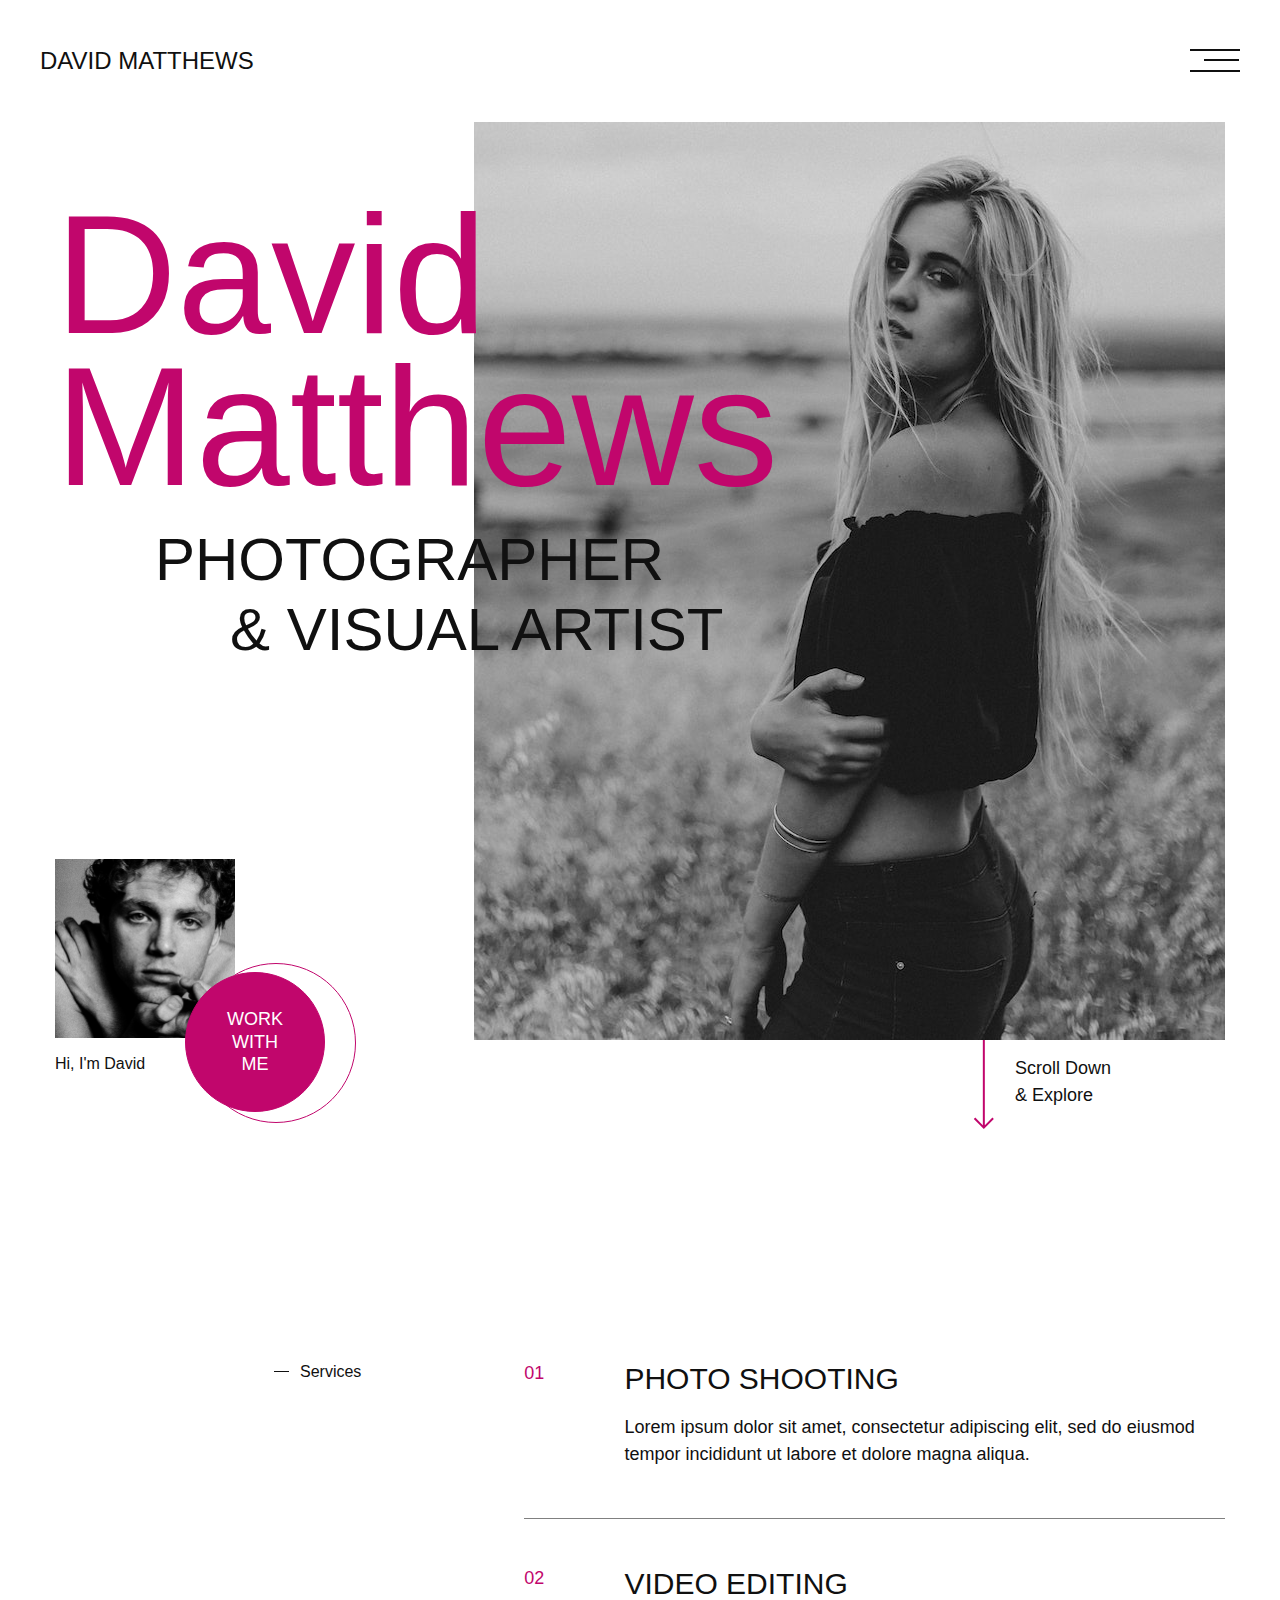
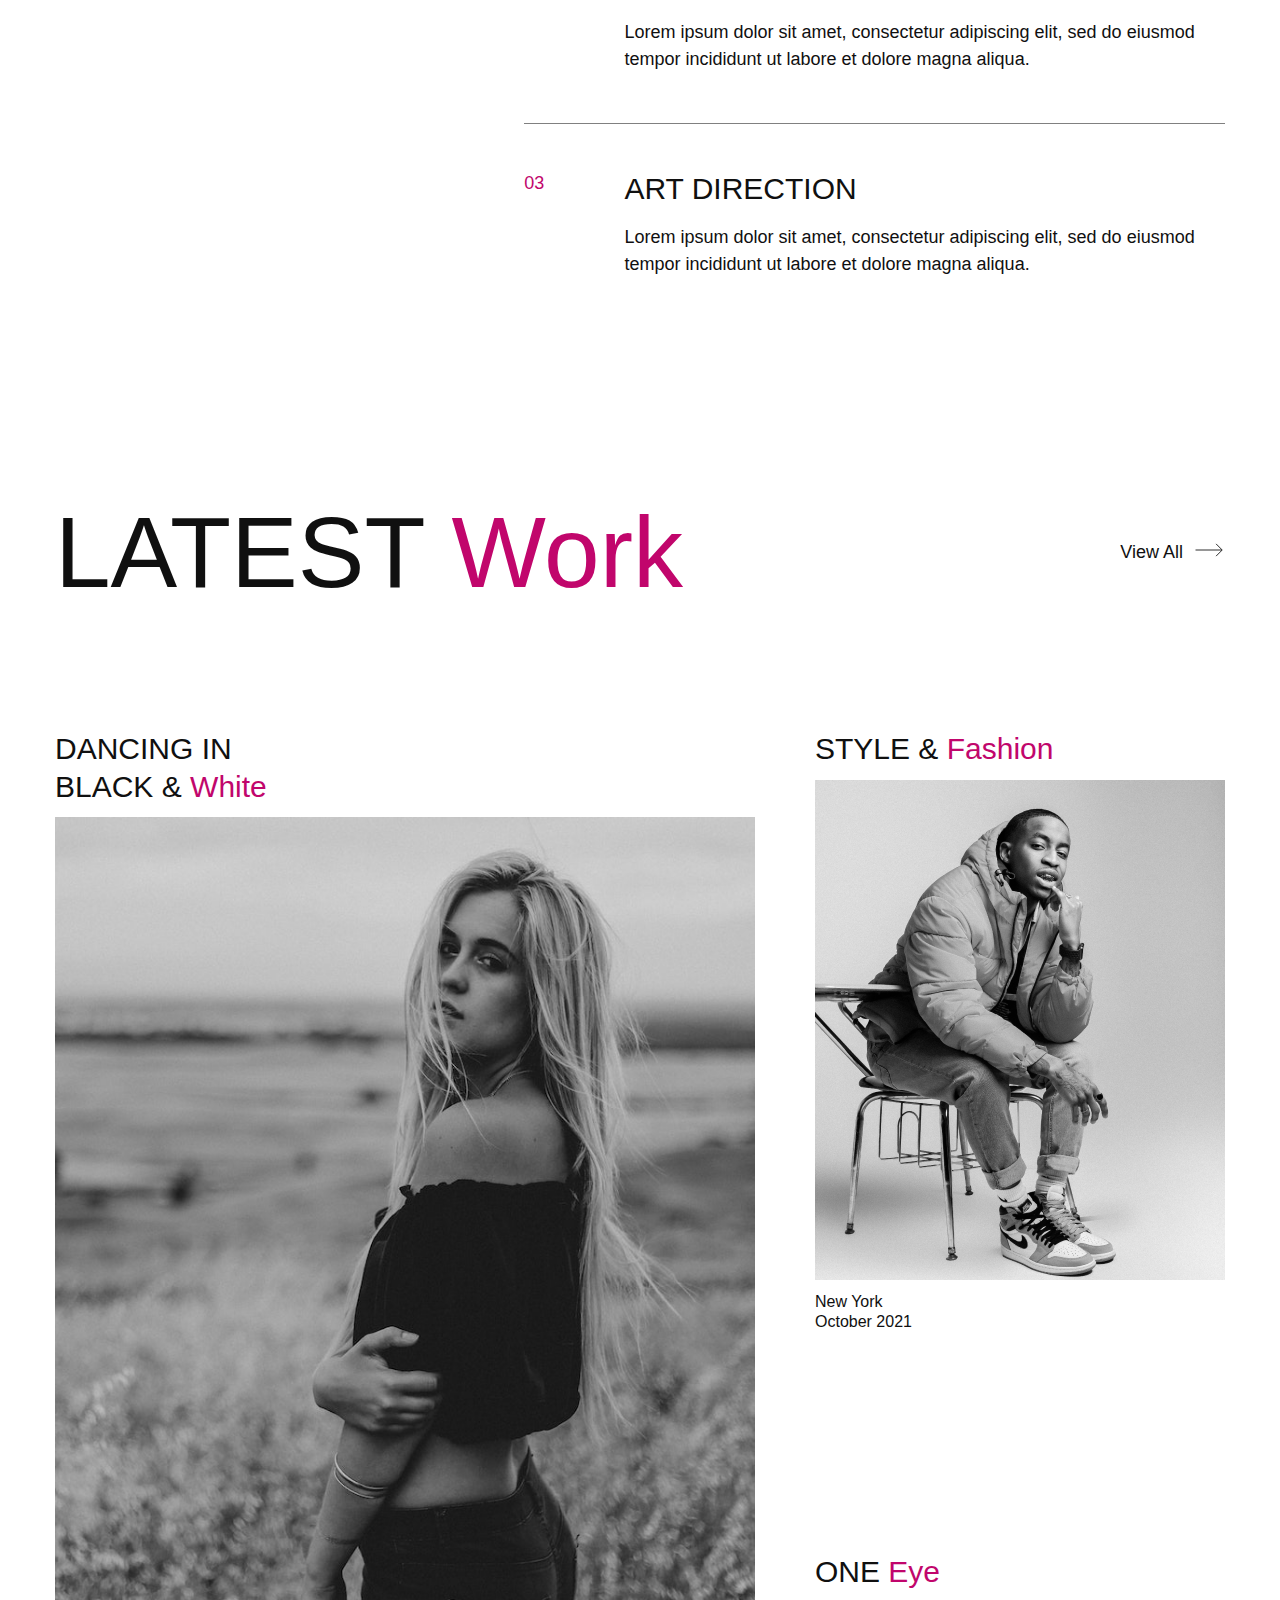
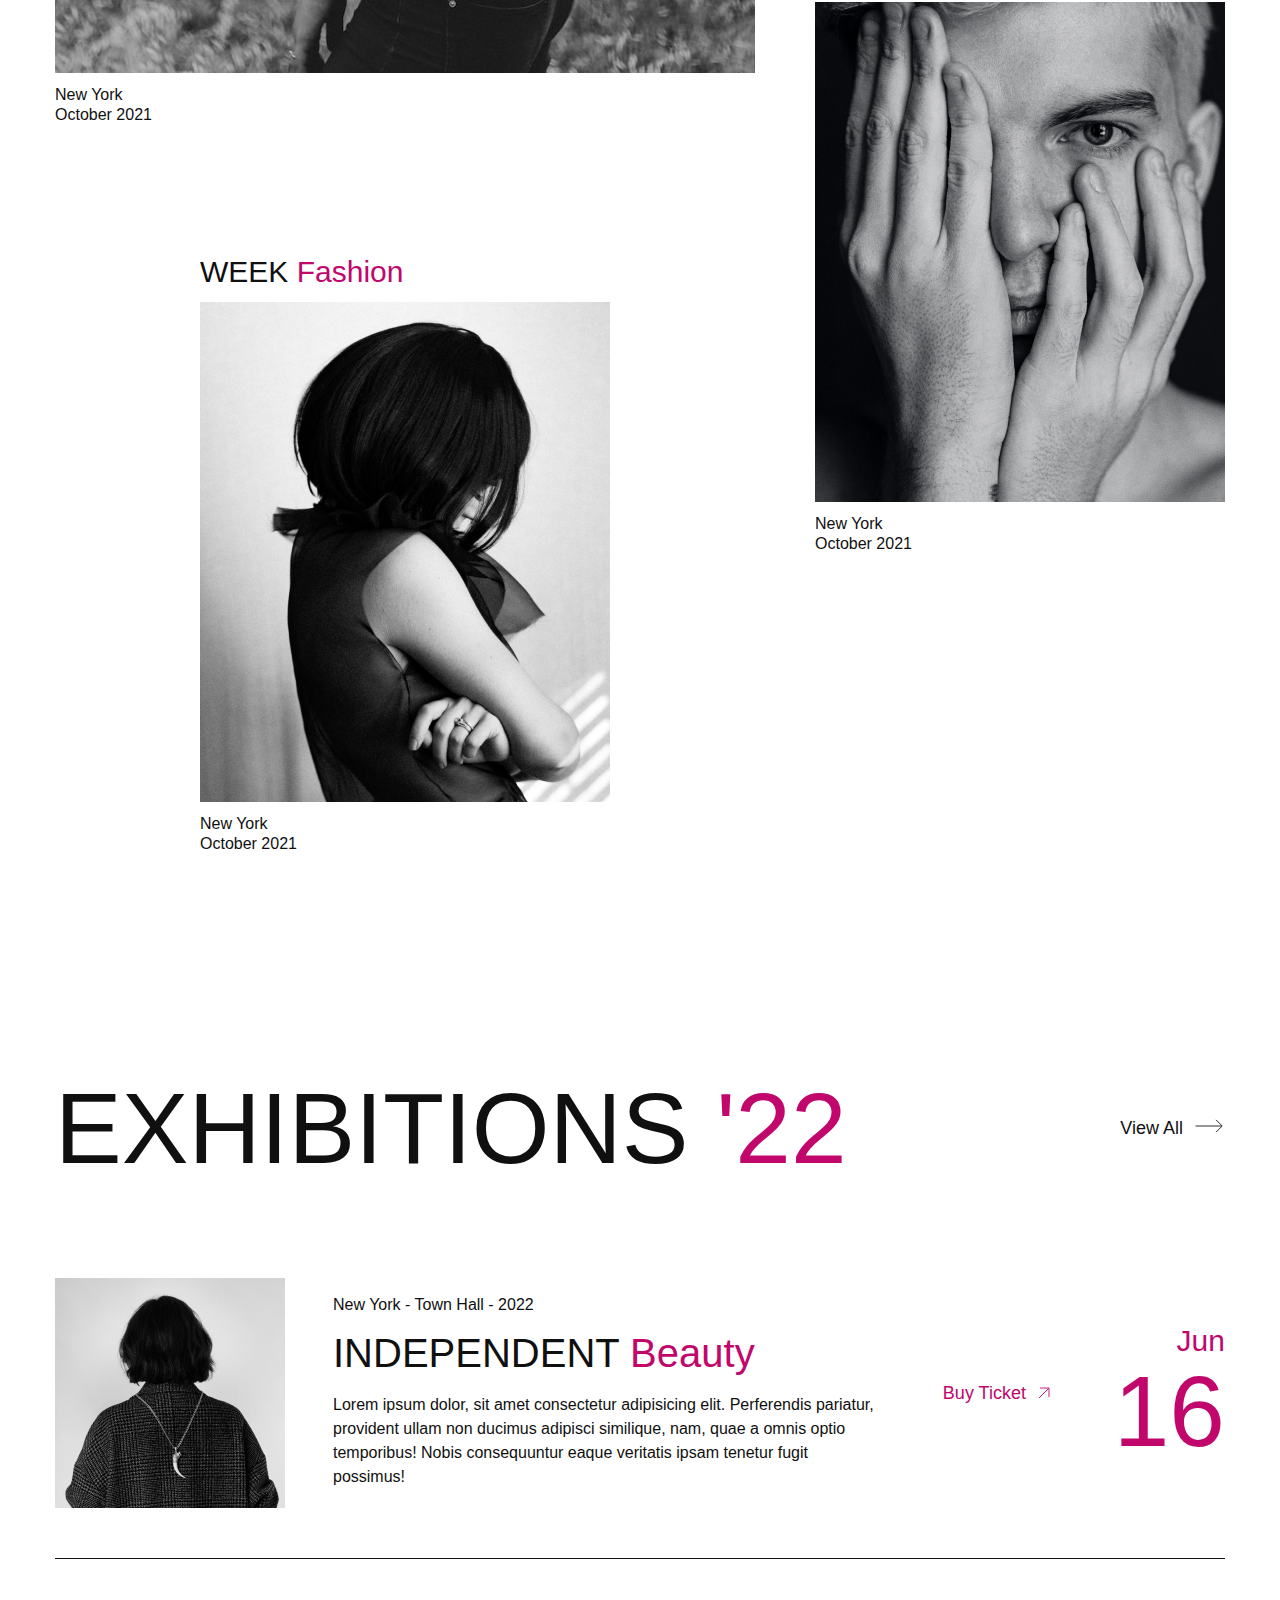
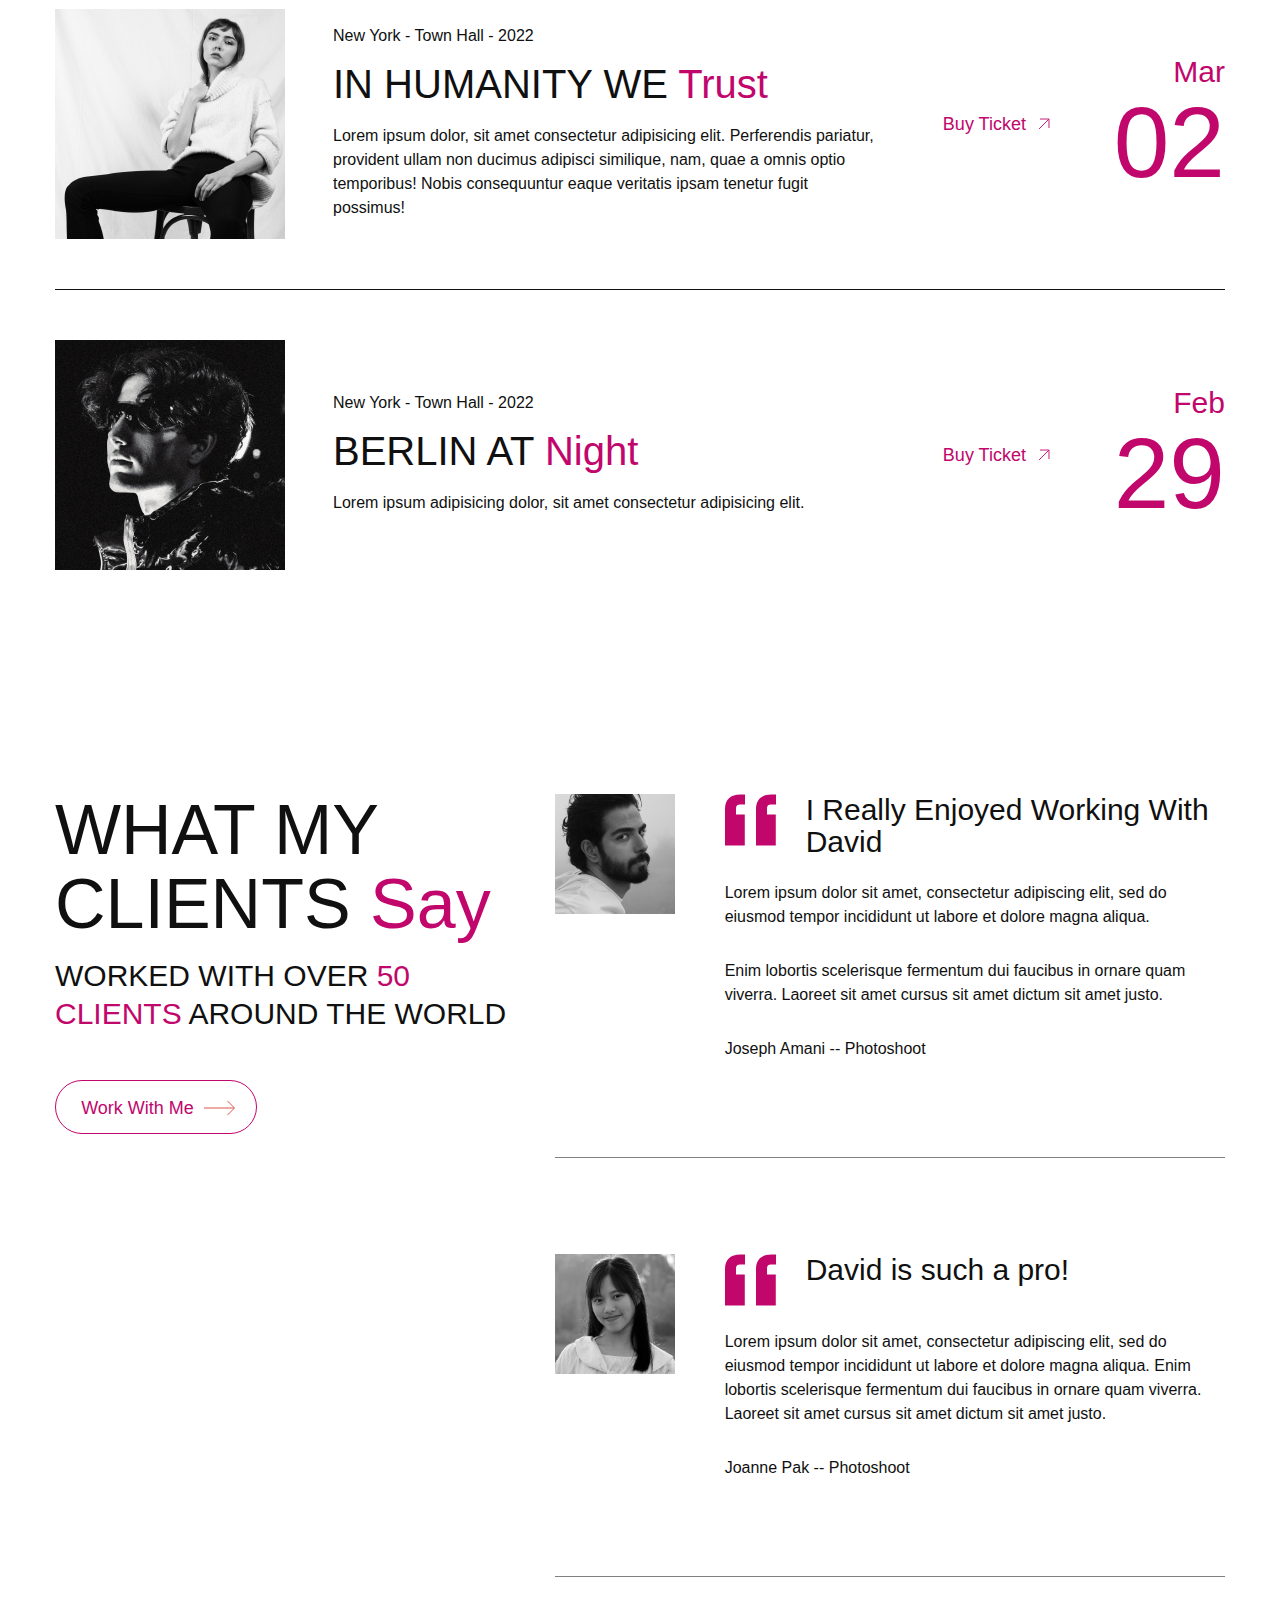
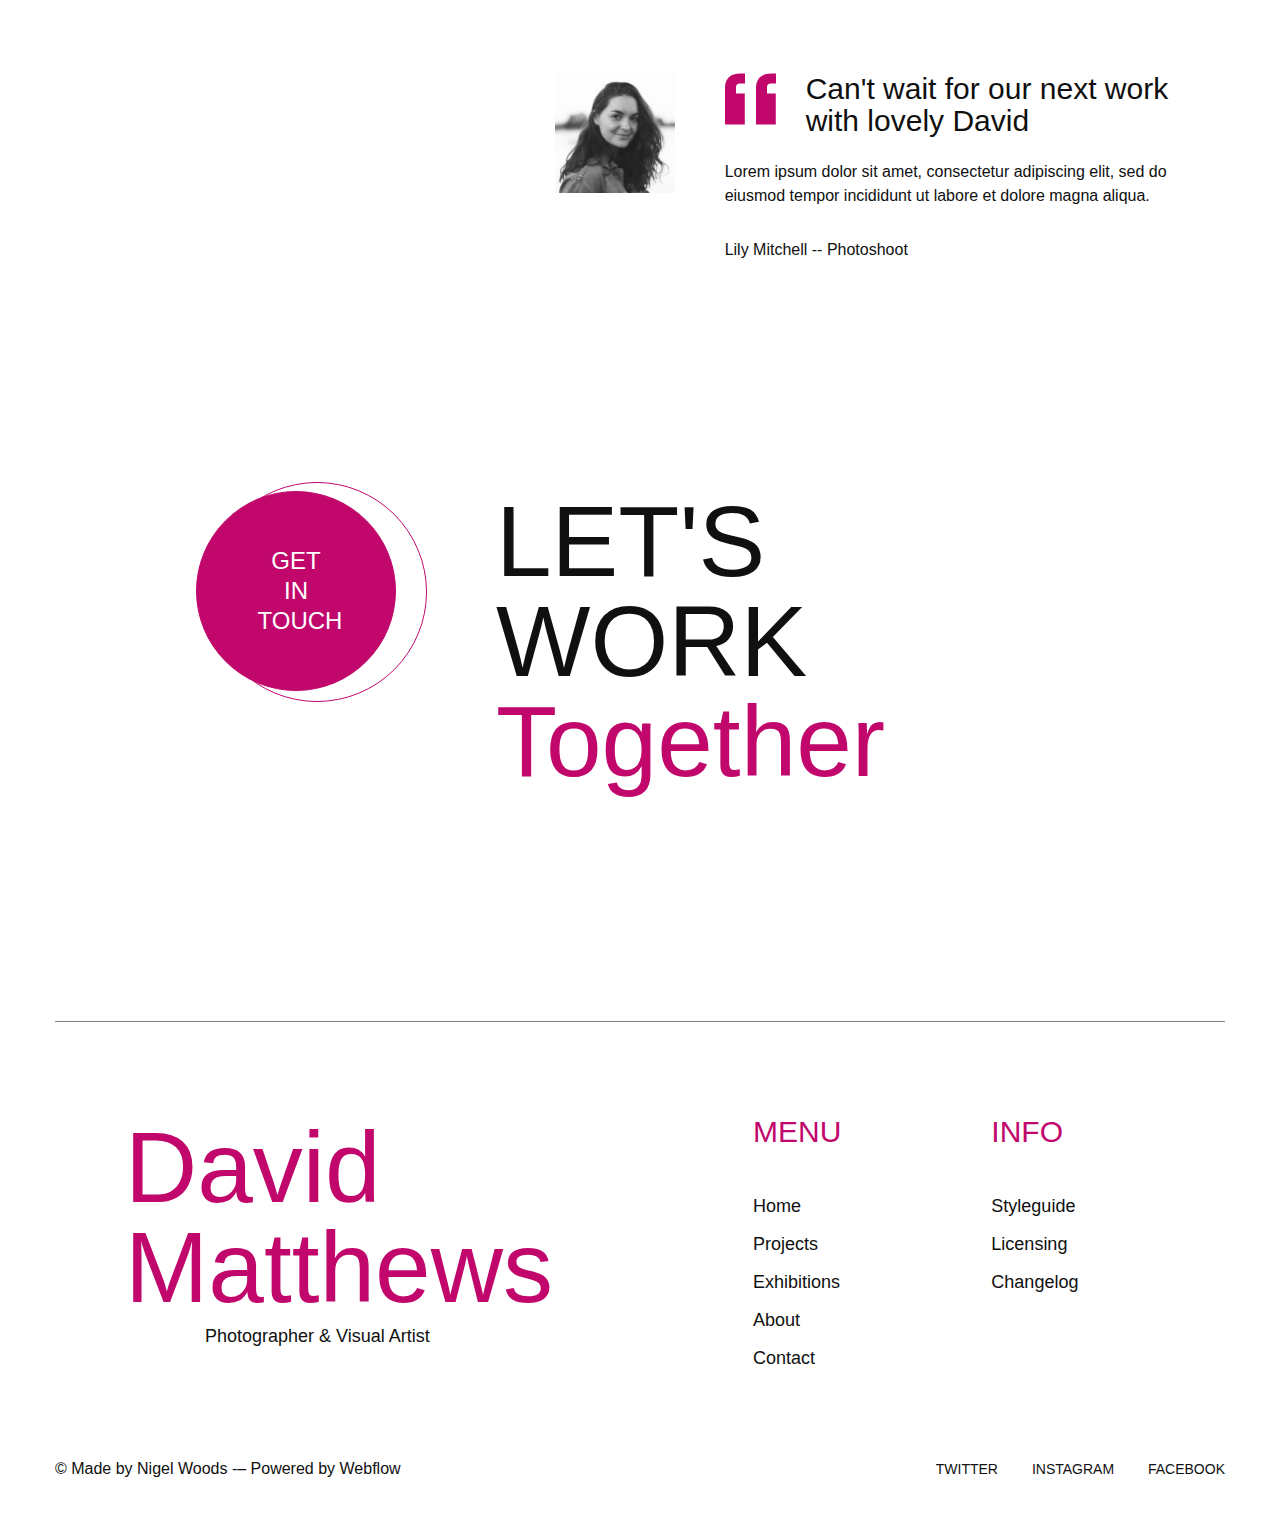
<file: index.html>
<!DOCTYPE html>
<html lang="en"> 
    <head>
        <title>David Matthews | Photographer & Visual Artist</title> 
        <link href="http://fonts.cdnfonts.com/css/clash-display" rel="stylesheet">
        <link rel="stylesheet" href="css/styles.min.css" type="text/css">
        <link rel="shortcut icon" href="images/icons/favicon.ico">
        <meta charset="utf-8">
        <meta http-equiv="X-UA-Compatible" content="IE=edge"> 
        <meta name="format-detection" content="telephone=no"> 
		<meta name="viewport" content="width=device-width,initial-scale=1.0,maximum-scale=1.0,user-scalable=0"> 
    </head>
<body>

	<div class="wrapper">

        <main class="main">

            <div class="pageloader hidden">
                <div class="pageloader__content">David <br>Matthews</div>
            </div>

            <header class="header">
                <!-- <div class="container"> -->
                    <div class="header__wrapper">
                        <a href="index.html" class="header__logo logo">David Matthews</a>
                        <div class="header__hamburger-menu">
                            <span></span>
                        </div>
                        <div class="header__box">

                            <nav class="header__menu">
                                <ul class="header__list">
                                    <li class="header__list-item">
                                        <a href="index.html" class="header__link header__link--active">
                                            <span class="header__counter">01</span>
                                            <span class="header__word">HOME</span>    
                                        </a>
                                    </li>
                                    <li class="header__list-item">
                                        <a href="projects.html" class="header__link">
                                            <span class="header__counter">02</span>
                                            <span class="header__word">PROJECTS</span>
                                            </a>
                                    </li>
                                    <li class="header__list-item">
                                        <a href="exhibitions.html" class="header__link">
                                            <span class="header__counter">03</span>
                                            <span class="header__word">EXHIBITIONS</span>
                                            </a>
                                    </li>
                                    <li class="header__list-item">
                                        <a href="about.html" class="header__link">
                                            <span class="header__counter">04</span>
                                            <span class="header__word">ABOUT</span>
                                            </a>
                                    </li>
                                    <li class="header__list-item">
                                        <a href="#" class="header__link">
                                            <span class="header__counter">05</span>
                                            <span class="header__word">CONTACT</span>
                                            </a>
                                    </li>
                                </ul>
                                <div class="header__bottom">
                                    <div class="header__copyright">© Made by Nigel Woods -– Powered by Webflow</div>
                                    <div class="header__social">
                                        <a href="#" class="header__social-link">Twitter</a>
                                        <a href="#" class="header__social-link">Instagram</a>
                                        <a href="#" class="header__social-link">Facebook</a>
                                    </div>
                                </div>
                            </nav>

                            

                        </div>
                    </div>
                <!-- </div> -->
            </header>

            <section class="hero">
                <div class="container">
                    <div class="hero__wrapper">
                        <div class="hero__column">
                            <div class="hero__text">
                                <div class="hero__big-title">David Matthews</div>
                                <div class="hero__smaller-title">
                                    <span>Photographer</span>
                                    <span>& Visual artist</span>
                                </div>
                            </div>
                            <div class="hero__author-block">
                                <div class="hero__author">
                                    <div class="hero__author-pic">
                                        <img src="images/content/author.jpg" alt="">
                                    </div>
                                    <div class="hero__author-name">Hi,  I'm David</div>
                                </div>
                                <a href="#" class="circle-button hero__button">
                                    <span class="circle-button__content">work with me</span>
                                </a>
                            </div>
                        </div>
                        <div class="hero__column">
                            <div class="hero__pic">
                                <img src="images/content/hero-pic.jpg" alt="">
                            </div>
                            <div class="hero__scroll-down">
                                <div class="hero__scroll-icon">
                                    <img src="images/icons/orange-arrow.svg" alt="">
                                </div>
                                <div class="hero__scroll-text">Scroll Down & Explore</div>
                            </div>
                        </div>
                    </div>
                </div>
            </section>

            <section class="services">
                <div class="container">
                    <div class="services__wrapper">
                        <div class="services__title">Services</div>
                        <div class="services__text">
                            <div class="services__block">
                                <div class="services__block-counter">01</div>
                                <div class="services__block-body">
                                    <div class="services__block-title">Photo Shooting</div>
                                    <div class="services__block-text">Lorem ipsum dolor sit amet, consectetur adipiscing elit, sed do eiusmod tempor incididunt ut labore et dolore magna
                                    aliqua.</div>
                                </div>
                            </div>
                            <div class="services__block">
                                <div class="services__block-counter">02</div>
                                <div class="services__block-body">
                                    <div class="services__block-title">Video Editing</div>
                                    <div class="services__block-text">Lorem ipsum dolor sit amet, consectetur adipiscing elit, sed do eiusmod tempor incididunt ut labore et dolore magna
                                    aliqua.</div>
                                </div>
                            </div>
                            <div class="services__block">
                                <div class="services__block-counter">03</div>
                                <div class="services__block-body">
                                    <div class="services__block-title">Art Direction</div>
                                    <div class="services__block-text">Lorem ipsum dolor sit amet, consectetur adipiscing elit, sed do eiusmod tempor incididunt ut labore et dolore magna
                                    aliqua.</div>
                                </div>
                            </div>
                        </div>
                    </div>
                </div>
            </section>

            <section class="work">
                <div class="container">
                    <div class="work__wrapper">
                        <div class="work__top">
                            <div class="work__title big-title">
                                Latest <span>Work</span>
                            </div>
                            <a href="#" class="work__button">View All</a>
                        </div>
                        <div class="work__items">
                            <div class="work__card work__card--1">
                                <div class="work__card-sup-text">
                                    <span>Dancing in</span>
                                    <span>Black & <span>White</span></span>
                                </div>
                                <div class="work__card-pic">
                                    <img src="images/content/hero-pic.jpg" alt="">
                                </div>
                                <div class="work__card-sub-text">
                                    <span>New York</span>
                                    <span>October 2021</span>
                                </div>
                            </div>
                            <div class="work__card work__card--2">
                                <div class="work__card-sup-text">
                                    <span>Style & <span>Fashion</span></span>
                                </div>
                                <div class="work__card-pic">
                                    <img src="images/content/work2.jpg" alt="">
                                </div>
                                <div class="work__card-sub-text">
                                    <span>New York</span>
                                    <span>October 2021</span>
                                </div>
                            </div>
                            <div class="work__card work__card--3">
                                <div class="work__card-sup-text">
                                    <span>Week <span>Fashion</span></span>
                                </div>
                                <div class="work__card-pic">
                                    <img src="images/content/work3.jpg" alt="">
                                </div>
                                <div class="work__card-sub-text">
                                    <span>New York</span>
                                    <span>October 2021</span>
                                </div>
                            </div>
                            <div class="work__card work__card--4">
                                <div class="work__card-sup-text">
                                    <span>One <span>Eye</span></span>
                                </div>
                                <div class="work__card-pic">
                                    <img src="images/content/work4.jpg" alt="">
                                </div>
                                <div class="work__card-sub-text">
                                    <span>New York</span>
                                    <span>October 2021</span>
                                </div>
                            </div>
                        </div>
                    </div>
                </div>
            </section>

            <section class="exhibit">
                <div class="container">
                    <div class="exhibit__wrapper">
                        <div class="exhibit__top">
                            <div class="exhibit__title big-title">Exhibitions <span>'22</span></div>
                            <a href="#" class="exhibit__top-link">View All</a>
                        </div>
                        <div class="exhibit__items">
                            <div class="exhibit__item">
                                <div class="exhibit__item-pic">
                                    <img src="images/content/exhib1.jpg" alt="">
                                </div>
                                <div class="exhibit__item-body">
                                    <div class="exhibit__item-info">
                                        <div class="exhibit__item-where">New York - Town Hall - 2022</div>
                                        <div class="exhibit__item-title">Independent <span>Beauty</span></div>
                                        <div class="exhibit__item-text">Lorem ipsum dolor, sit amet consectetur adipisicing elit. Perferendis pariatur, provident ullam non ducimus adipisci similique, nam, quae a omnis optio temporibus! Nobis consequuntur eaque veritatis ipsam tenetur fugit possimus!</div>
                                    </div>
                                    <a href="#" class="exhibit__item-buy">Buy Ticket</a>
                                    <div class="exhibit__item-date">
                                        Jun
                                        <span>16</span>
                                    </div>
                                </div>
                            </div>
                            <div class="exhibit__item">
                                <div class="exhibit__item-pic">
                                    <img src="images/content/exhib2.jpg" alt="">
                                </div>
                                <div class="exhibit__item-body">
                                    <div class="exhibit__item-info">
                                        <div class="exhibit__item-where">New York - Town Hall - 2022</div>
                                        <div class="exhibit__item-title">In humanity we <span>trust</span></div>
                                        <div class="exhibit__item-text">Lorem ipsum dolor, sit amet consectetur adipisicing elit. Perferendis pariatur, provident ullam non ducimus adipisci similique, nam, quae a omnis optio temporibus! Nobis consequuntur eaque veritatis ipsam tenetur fugit possimus!</div>
                                    </div>
                                    <a href="#" class="exhibit__item-buy">Buy Ticket</a>
                                    <div class="exhibit__item-date">
                                        Mar
                                        <span>02</span>
                                    </div>
                                </div>
                            </div>
                            <div class="exhibit__item">
                                <div class="exhibit__item-pic">
                                    <img src="images/content/exhib3.jpg" alt="">
                                </div>
                                <div class="exhibit__item-body">
                                    <div class="exhibit__item-info">
                                        <div class="exhibit__item-where">New York - Town Hall - 2022</div>
                                        <div class="exhibit__item-title">Berlin at <span>Night</span></div>
                                        <div class="exhibit__item-text">Lorem ipsum adipisicing dolor, sit amet consectetur adipisicing elit.</div>
                                    </div>
                                    <a href="#" class="exhibit__item-buy">Buy Ticket</a>
                                    <div class="exhibit__item-date">
                                        Feb
                                        <span>29</span>
                                    </div>
                                </div>
                            </div>
                        </div>
                    </div>
                </div>
            </section>

            <section class="clients">
                <div class="container">
                    <div class="clients__wrapper">
                        <div class="clients__body">
                            <div class="clients__title">What my clients <span>say</span></div>
                            <div class="clients__text">
                                Worked with Over <span>50 clients</span> around the world
                            </div>
                            <a href="#" class="clients__button">
                                <span>work with me</span>
                                <span>
                                    <svg width="32" height="16" viewBox="0 0 32 16" fill="none" xmlns="http://www.w3.org/2000/svg">
                                        <path d="M0 8H30" stroke="#DB574D" />
                                        <path d="M23.5 1L30.5 8L23.5 15" stroke="#DB574D" />
                                    </svg>
                                </span>
                            </a>
                        </div>
                        <div class="clients__items">
                            <div class="clients__item">
                                <div class="clients__item-pic">
                                    <img src="images/content/client1.jpg" alt="">
                                </div>
                                <div class="clients__item-body">
                                    <div class="clients__item-title">
                                        <div class="clients__item-icon">
                                            <img src="images/icons/commas.svg" alt="">
                                        </div>
                                        <div class="clients__item-title-text">I Really Enjoyed Working With David</div>
                                    </div>
                                    <div class="clients__item-text">
                                    <p>Lorem ipsum dolor sit amet, consectetur adipiscing elit, sed do eiusmod tempor incididunt ut labore et dolore magna
                                    aliqua.</p>
                                    <p>Enim lobortis scelerisque fermentum dui faucibus in ornare quam viverra. Laoreet sit amet cursus sit amet dictum sit
                                    amet justo.</p>
                                    <p>Joseph Amani -- Photoshoot</p>
                                </div>
                                </div>
                            </div>
                            <div class="clients__item">
                                <div class="clients__item-pic">
                                    <img src="images/content/client2.jpg" alt="">
                                </div>
                                <div class="clients__item-body">
                                    <div class="clients__item-title">
                                        <div class="clients__item-icon">
                                            <img src="images/icons/commas.svg" alt="">
                                        </div>
                                        <div class="clients__item-title-text">David is such a pro!</div>
                                    </div>
                                    <div class="clients__item-text">
                                    <p>Lorem ipsum dolor sit amet, consectetur adipiscing elit, sed do eiusmod tempor incididunt ut labore et dolore magna
                                    aliqua. Enim lobortis scelerisque fermentum dui faucibus in ornare quam viverra. Laoreet sit amet cursus sit amet dictum sit
                                    amet justo.</p>
                                    <p>Joanne Pak -- Photoshoot</p>
                                </div>
                                </div>
                            </div>
                            <div class="clients__item">
                                <div class="clients__item-pic">
                                    <img src="images/content/client3.jpg" alt="">
                                </div>
                                <div class="clients__item-body">
                                    <div class="clients__item-title">
                                        <div class="clients__item-icon">
                                            <img src="images/icons/commas.svg" alt="">
                                        </div>
                                        <div class="clients__item-title-text">Can't wait for our next work with lovely David</div>
                                    </div>
                                    <div class="clients__item-text">
                                    <p>Lorem ipsum dolor sit amet, consectetur adipiscing elit, sed do eiusmod tempor incididunt ut labore et dolore magna
                                    aliqua.</p>
                                    <p>Lily Mitchell -- Photoshoot</p>
                                </div>
                                </div>
                            </div>
                        </div>
                    </div>
                </div>
            </section>

            <div class="together">
                <div class="container">
                    <div class="together__wrapper">
                        <a href="#" class="together__button circle-button">
                            <span class="circle-button__content">get in touch</span>
                        </a>
                        <div class="together__text">
                            let's work <span>together</span>
                        </div>
                    </div>
                </div>
            </div>
            
        </main>

        <footer class="footer">
            <div class="container">
                <div class="footer__wrapper">
                    <div class="footer__top">
                        <div class="footer__column">
                            <div class="footer__big-title">David Matthews</div>
                            <div class="footer__smaller-title">Photographer & Visual Artist</div>
                        </div>
                        <div class="footer__column">
                            <div class="footer__column-title">Menu</div>
                            <ul class="footer__list">
                                <li class="footer__item">
                                    <a href="#" class="footer__link">Home</a>
                                </li>
                                <li class="footer__item">
                                    <a href="projects.html" class="footer__link">Projects</a>
                                </li>
                                <li class="footer__item">
                                    <a href="#" class="footer__link">Exhibitions</a>
                                </li>
                                <li class="footer__item">
                                    <a href="#" class="footer__link">About</a>
                                </li>
                                <li class="footer__item">
                                    <a href="#" class="footer__link">Contact</a>
                                </li>
                            </ul>
                        </div>
                        <div class="footer__column">
                            <div class="footer__column-title">Info</div>
                            <ul class="footer__list">
                                <li class="footer__item">
                                    <a href="#" class="footer__link">Styleguide</a>
                                </li>
                                <li class="footer__item">
                                    <a href="#" class="footer__link">Licensing</a>
                                </li>
                                <li class="footer__item">
                                    <a href="#" class="footer__link">Changelog</a>
                                </li>
                            </ul>
                        </div>
                    </div>
                    <div class="footer__bottom">
                        <div class="footer__copyright">© Made by Nigel Woods -– Powered by Webflow</div>
                        <div class="footer__social">
                            <a href="#" class="footer__social-link">Twitter</a>
                            <a href="#" class="footer__social-link">Instagram</a>
                            <a href="#" class="footer__social-link">Facebook</a>
                        </div>
                    </div>
                </div>
            </div>
        </footer>


	</div>


    

<script src="js/main.min.js"></script>

</body>
 </html>
</file>
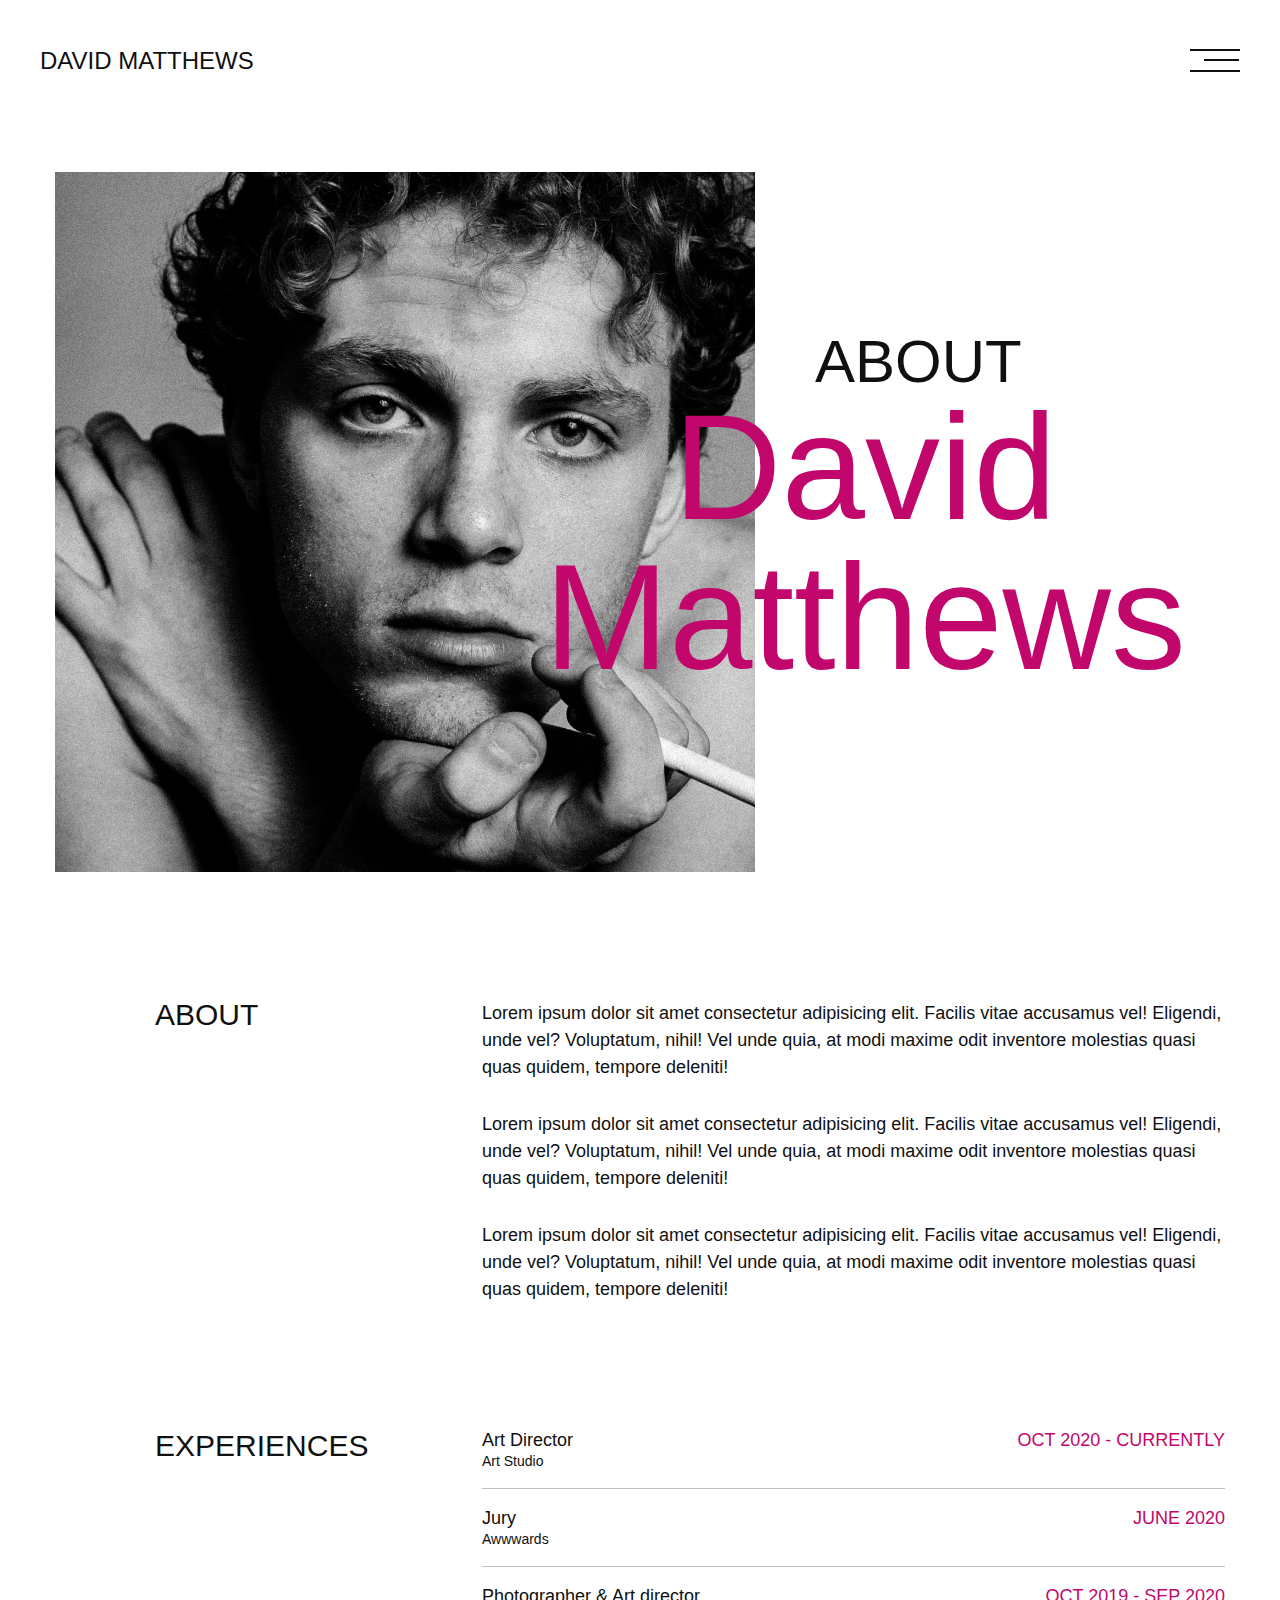
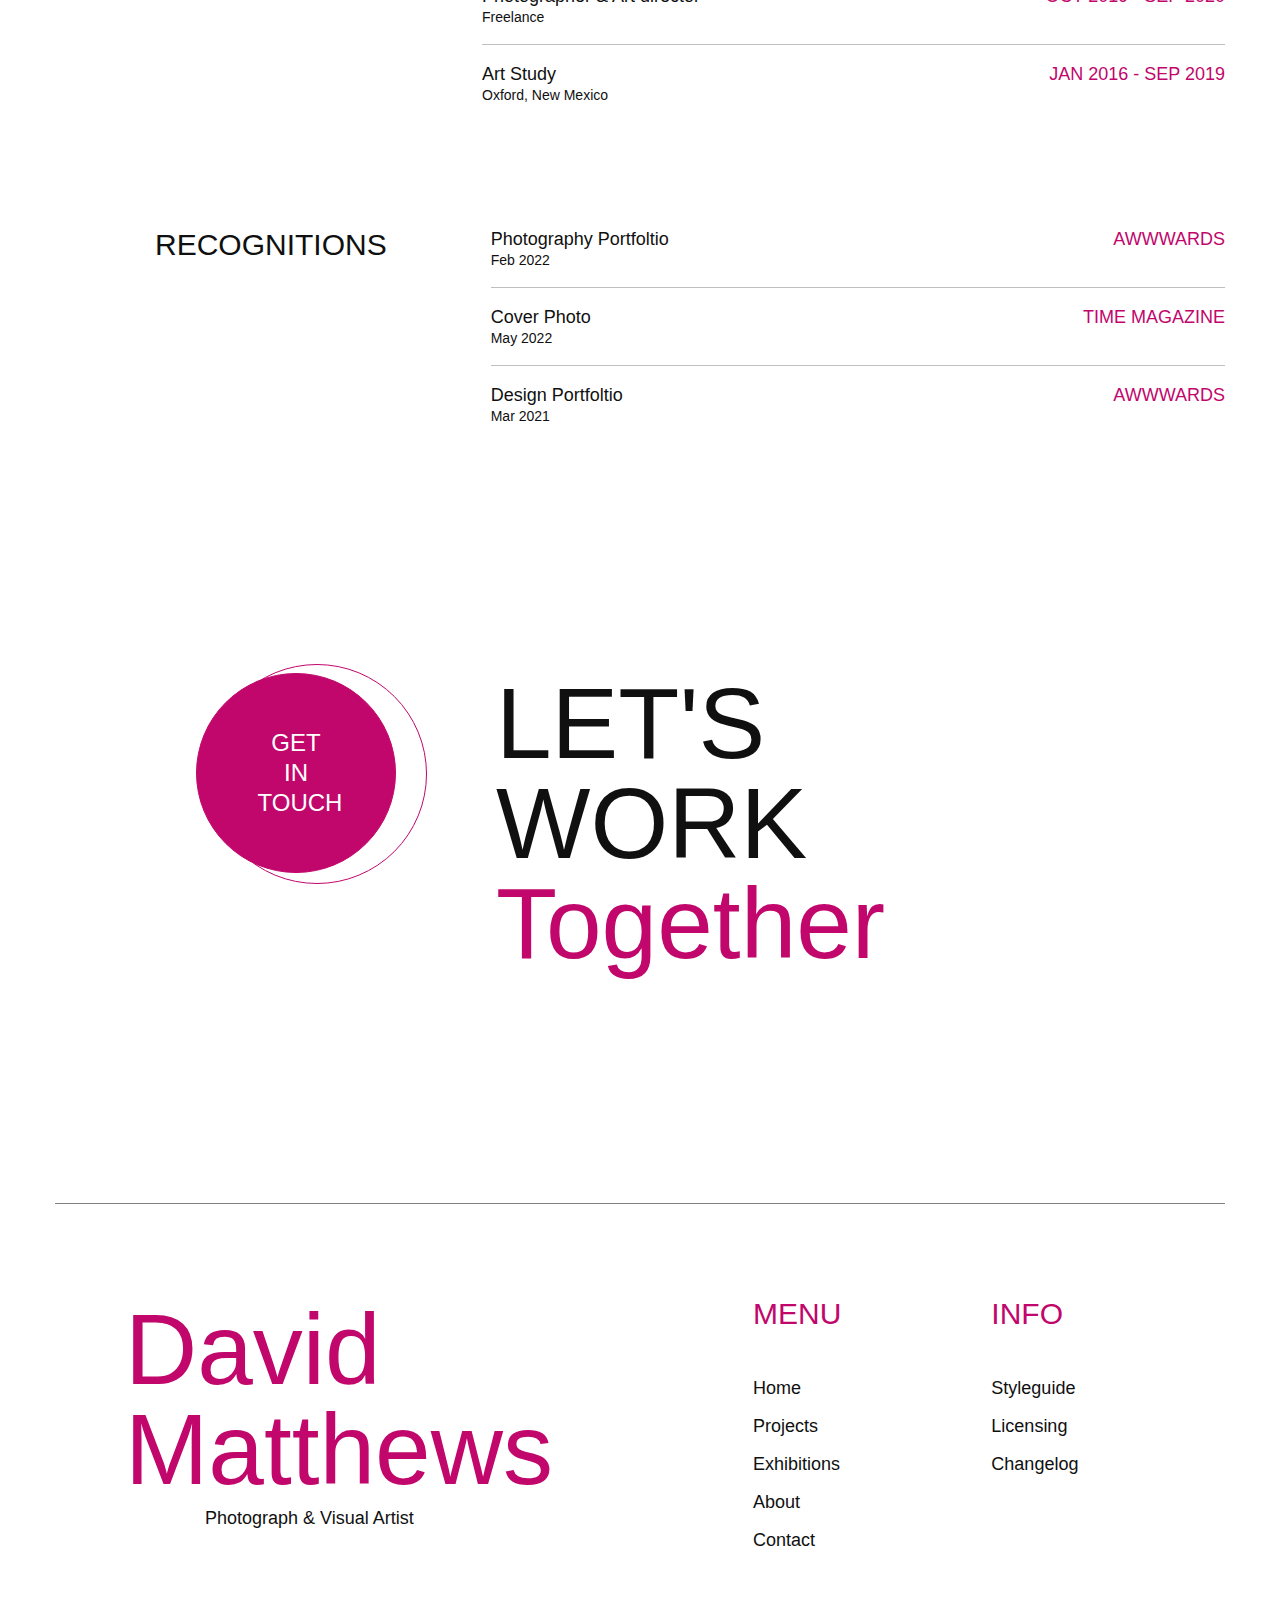
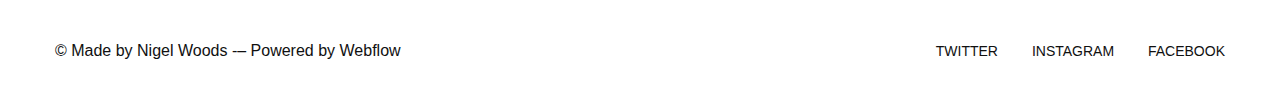
<file: about.html>
<!DOCTYPE html>
<html lang="en"> 
    <head>
        <title>About me | David Matthews</title> 
        <link href="http://fonts.cdnfonts.com/css/clash-display" rel="stylesheet">
        <link rel="stylesheet" href="css/styles.min.css" type="text/css">
        <link rel="shortcut icon" href="images/icons/favicon.ico">
        <meta charset="utf-8">
        <meta http-equiv="X-UA-Compatible" content="IE=edge"> 
        <meta name="format-detection" content="telephone=no"> 
		<meta name="viewport" content="width=device-width,initial-scale=1.0,maximum-scale=1.0,user-scalable=0"> 
    </head>
<body>

	<div class="wrapper">

        <main class="main">

            <div class="pageloader hidden">
                <div class="pageloader__content">David <br>Matthews</div>
            </div>

            <header class="header">
                    <div class="header__wrapper">
                        <a href="index.html" class="header__logo logo">David Matthews</a>
                        <div class="header__hamburger-menu">
                            <span></span>
                        </div>
                        <div class="header__box">

                            <nav class="header__menu">
                                <ul class="header__list">
                                    <li class="header__list-item">
                                        <a href="index.html" class="header__link">
                                            <span class="header__counter">01</span>
                                            <span class="header__word">HOME</span>    
                                        </a>
                                    </li>
                                    <li class="header__list-item">
                                        <a href="projects.html" class="header__link">
                                            <span class="header__counter">02</span>
                                            <span class="header__word">PROJECTS</span>
                                            </a>
                                    </li>
                                    <li class="header__list-item">
                                        <a href="exhibitions.html" class="header__link">
                                            <span class="header__counter">03</span>
                                            <span class="header__word">EXHIBITIONS</span>
                                            </a>
                                    </li>
                                    <li class="header__list-item">
                                        <a href="about.html" class="header__link header__link--active">
                                            <span class="header__counter">04</span>
                                            <span class="header__word">ABOUT</span>
                                            </a>
                                    </li>
                                    <li class="header__list-item">
                                        <a href="#" class="header__link">
                                            <span class="header__counter">05</span>
                                            <span class="header__word">CONTACT</span>
                                            </a>
                                    </li>
                                </ul>
                                <div class="header__bottom">
                                    <div class="header__copyright">© Made by Nigel Woods -– Powered by Webflow</div>
                                    <div class="header__social">
                                        <a href="#" class="header__social-link">Twitter</a>
                                        <a href="#" class="header__social-link">Instagram</a>
                                        <a href="#" class="header__social-link">Facebook</a>
                                    </div>
                                </div>
                            </nav>

                            

                        </div>
                    </div>
            </header>

            <div class="about-top">
                <div class="container">
                    <div class="about-top__wrapper">
                        <div class="about-top__pic">
                            <img src="images/content/author2.jpg" alt="">
                        </div>
                        <div class="about-top__text">
                            <div class="about-top__about">About</div>
                            <div class="about-top__name">David Matthews</div>
                        </div>
                    </div>
                </div>
            </div>

            <div class="about-info">
                <div class="container">
                    <div class="about-info__wrapper">
                        <div class="about-info__block">
                            <div class="about-info__name">About</div>
                            <div class="about-info__body">
                                <p>Lorem ipsum dolor sit amet consectetur adipisicing elit. Facilis vitae accusamus vel! Eligendi, unde vel? Voluptatum, nihil! Vel unde quia, at modi maxime odit inventore molestias quasi quas quidem, tempore deleniti!</p>
                                <p>Lorem ipsum dolor sit amet consectetur adipisicing elit. Facilis vitae accusamus vel! Eligendi, unde vel? Voluptatum, nihil! Vel unde quia, at modi maxime odit inventore molestias quasi quas quidem, tempore deleniti!</p>
                                <p>Lorem ipsum dolor sit amet consectetur adipisicing elit. Facilis vitae accusamus vel! Eligendi, unde vel? Voluptatum, nihil! Vel unde quia, at modi maxime odit inventore molestias quasi quas quidem, tempore deleniti!</p>
                            </div>
                        </div>
                        <div class="about-info__block">
                            <div class="about-info__name">Experiences</div>
                            <div class="about-info__body">
                                <div class="about-info__row">
                                    <div class="about-info__row-name">
                                        Art Director
                                        <span>Art Studio</span>
                                    </div>
                                    <div class="about-info__row-value">Oct 2020 - currently</div>
                                </div>
                                <div class="about-info__row">
                                    <div class="about-info__row-name">
                                        Jury
                                        <span>Awwwards</span>
                                    </div>
                                    <div class="about-info__row-value">June 2020</div>
                                </div>
                                <div class="about-info__row">
                                    <div class="about-info__row-name">
                                        Photographer & Art director
                                        <span>Freelance</span>
                                    </div>
                                    <div class="about-info__row-value">Oct 2019 - Sep 2020</div>
                                </div>
                                <div class="about-info__row">
                                    <div class="about-info__row-name">
                                        Art Study
                                        <span>Oxford, New Mexico</span>
                                    </div>
                                    <div class="about-info__row-value">Jan 2016 - Sep 2019</div>
                                </div>
                            </div>
                        </div>
                        <div class="about-info__block">
                            <div class="about-info__name">Recognitions</div>
                            <div class="about-info__body">
                                <div class="about-info__row">
                                    <div class="about-info__row-name">
                                        Photography Portfoltio
                                        <span>Feb 2022</span>
                                    </div>
                                    <div class="about-info__row-value">Awwwards</div>
                                </div>
                                <div class="about-info__row">
                                    <div class="about-info__row-name">
                                        Cover Photo
                                        <span>May 2022</span>
                                    </div>
                                    <div class="about-info__row-value">time magazine</div>
                                </div>
                                <div class="about-info__row">
                                    <div class="about-info__row-name">
                                        Design Portfoltio
                                        <span>Mar 2021</span>
                                    </div>
                                    <div class="about-info__row-value">Awwwards</div>
                                </div>
                            </div>
                        </div>
                    </div>
                </div>
            </div>

            <div class="together">
                <div class="container">
                    <div class="together__wrapper">
                        <a href="#" class="together__button circle-button">
                            <span class="circle-button__content">get in touch</span>
                        </a>
                        <div class="together__text">
                            let's work <span>together</span>
                        </div>
                    </div>
                </div>
            </div>
            
        </main>

        <footer class="footer">
            <div class="container">
                <div class="footer__wrapper">
                    <div class="footer__top">
                        <div class="footer__column">
                            <div class="footer__big-title">David Matthews</div>
                            <div class="footer__smaller-title">Photograph & Visual Artist</div>
                        </div>
                        <div class="footer__column">
                            <div class="footer__column-title">Menu</div>
                            <ul class="footer__list">
                                <li class="footer__item">
                                    <a href="#" class="footer__link">Home</a>
                                </li>
                                <li class="footer__item">
                                    <a href="projects.html" class="footer__link">Projects</a>
                                </li>
                                <li class="footer__item">
                                    <a href="#" class="footer__link">Exhibitions</a>
                                </li>
                                <li class="footer__item">
                                    <a href="#" class="footer__link">About</a>
                                </li>
                                <li class="footer__item">
                                    <a href="#" class="footer__link">Contact</a>
                                </li>
                            </ul>
                        </div>
                        <div class="footer__column">
                            <div class="footer__column-title">Info</div>
                            <ul class="footer__list">
                                <li class="footer__item">
                                    <a href="#" class="footer__link">Styleguide</a>
                                </li>
                                <li class="footer__item">
                                    <a href="#" class="footer__link">Licensing</a>
                                </li>
                                <li class="footer__item">
                                    <a href="#" class="footer__link">Changelog</a>
                                </li>
                            </ul>
                        </div>
                    </div>
                    <div class="footer__bottom">
                        <div class="footer__copyright">© Made by Nigel Woods -– Powered by Webflow</div>
                        <div class="footer__social">
                            <a href="#" class="footer__social-link">Twitter</a>
                            <a href="#" class="footer__social-link">Instagram</a>
                            <a href="#" class="footer__social-link">Facebook</a>
                        </div>
                    </div>
                </div>
            </div>
        </footer>


	</div>


    

<script src="js/main.min.js"></script>

</body>
 </html>
</file>
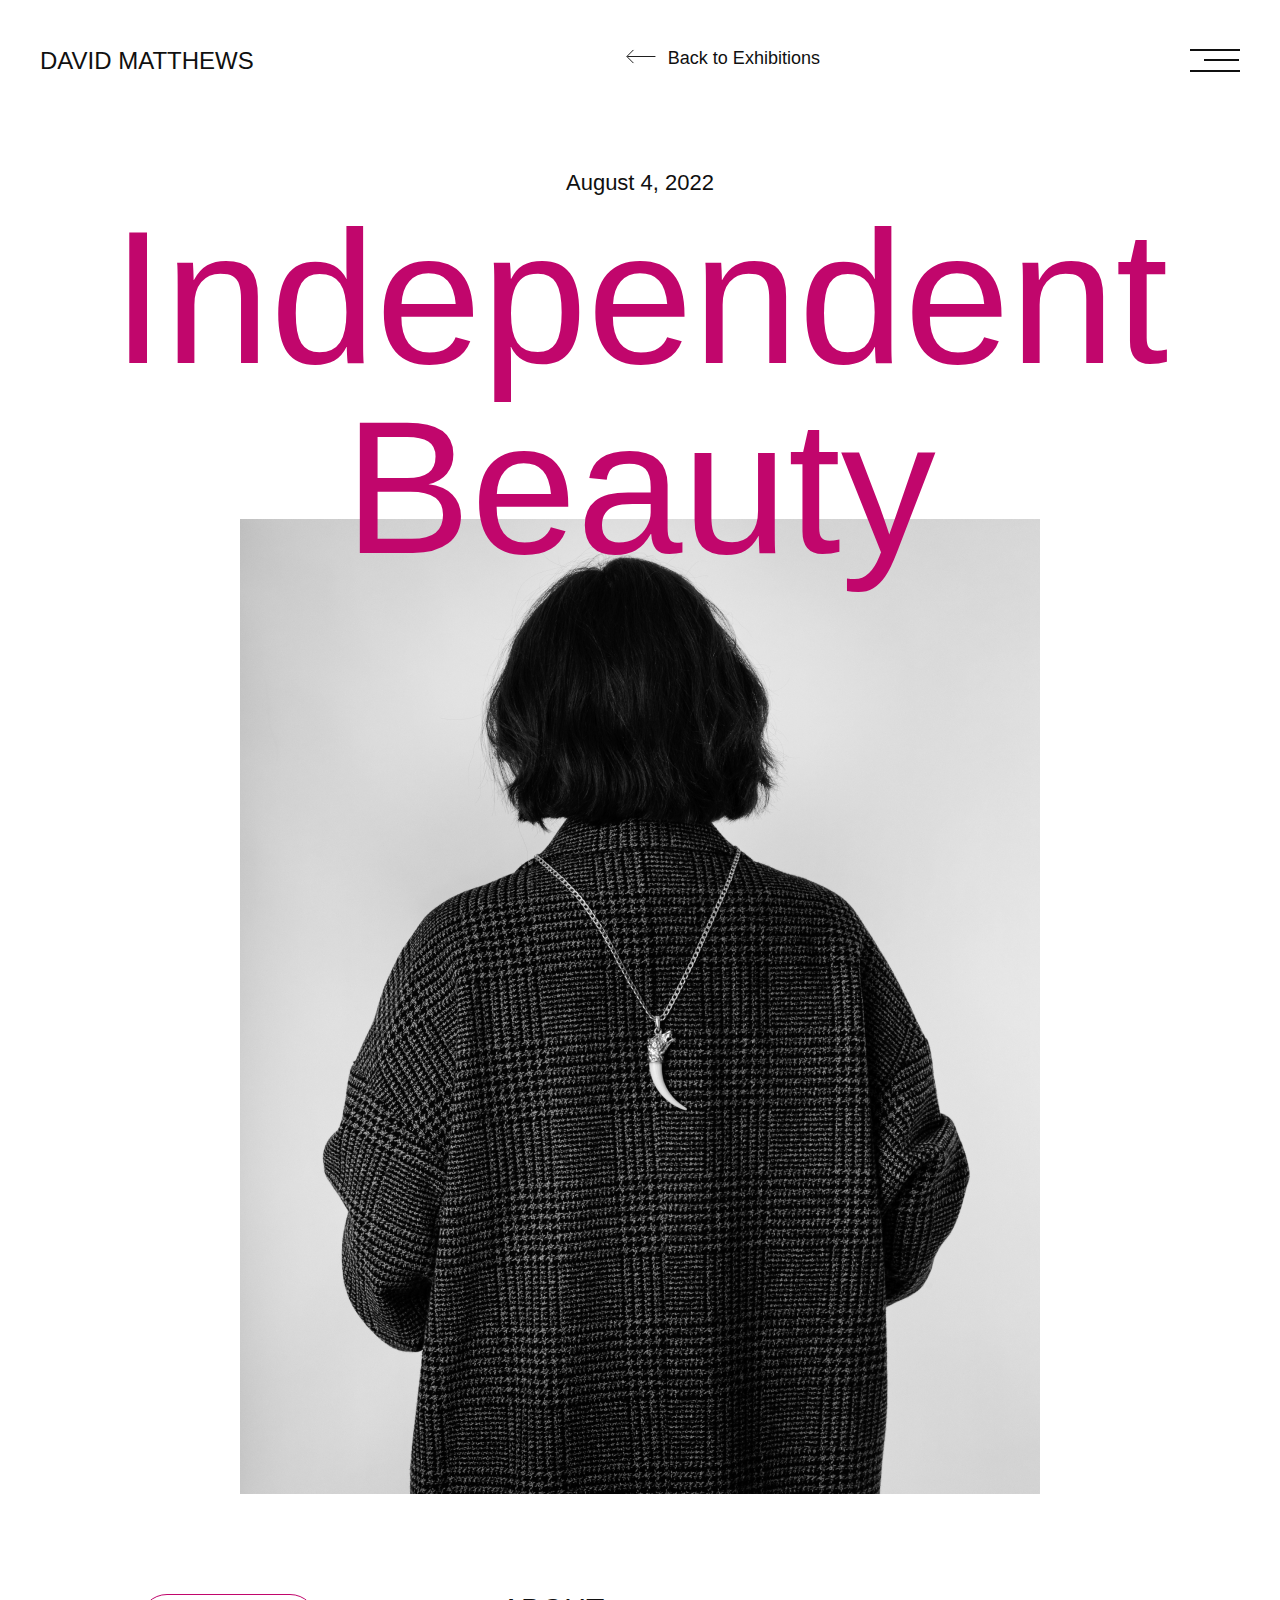
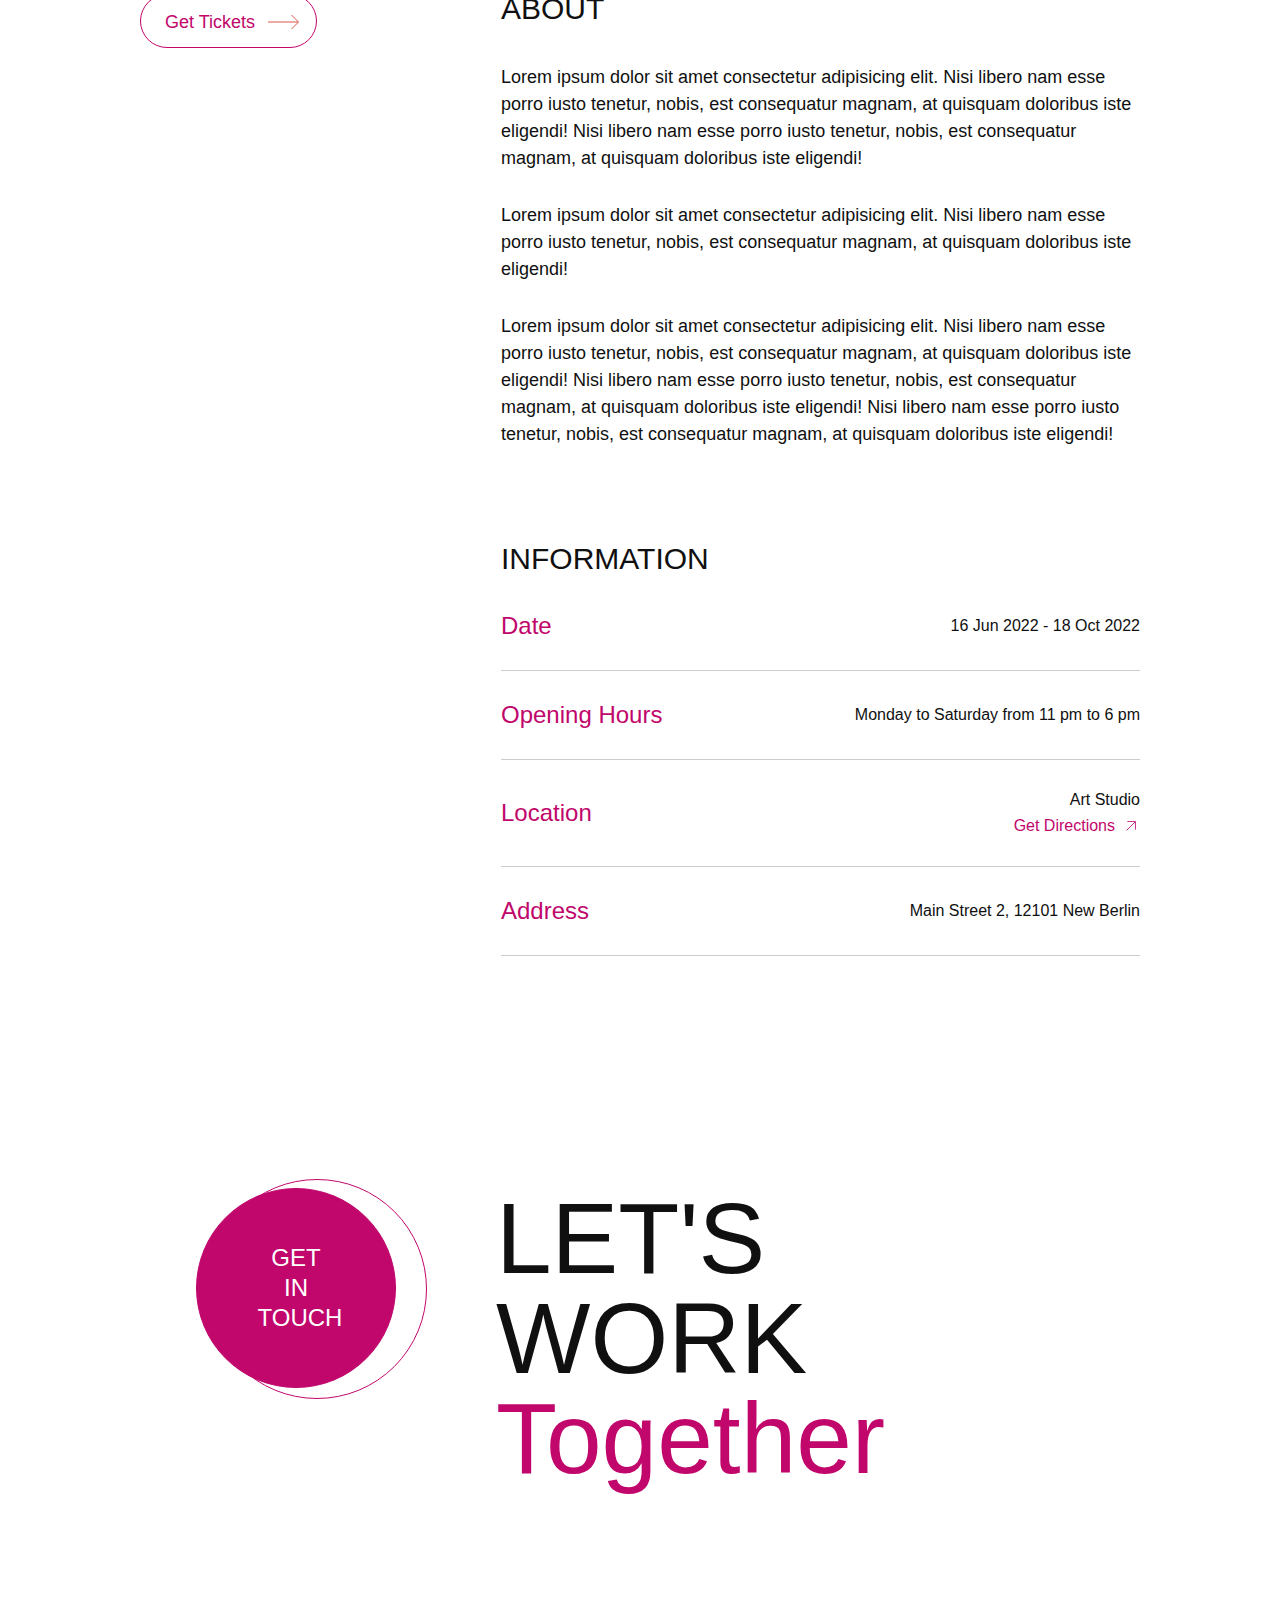
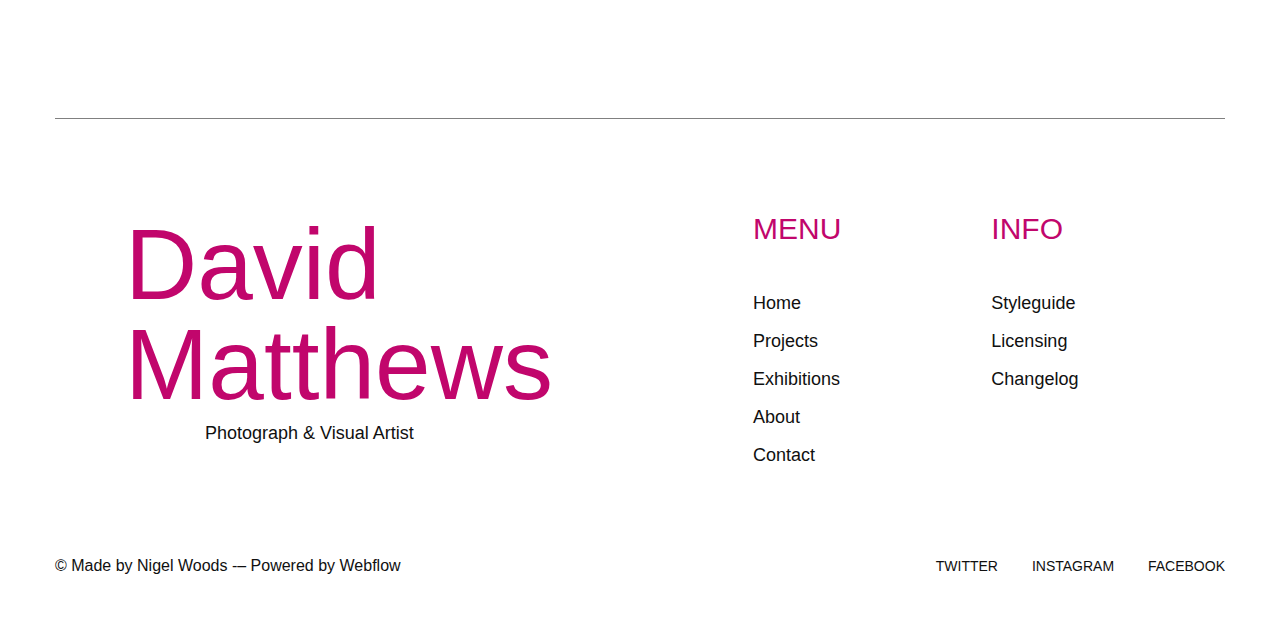
<file: exhibition.html>
<!DOCTYPE html>
<html lang="en"> 
    <head>
        <title>About this exhibition | David Matthews</title> 
        <link href="http://fonts.cdnfonts.com/css/clash-display" rel="stylesheet">
        <link rel="stylesheet" href="css/styles.min.css" type="text/css">
        <link rel="shortcut icon" href="images/icons/favicon.ico">
        <meta charset="utf-8">
        <meta http-equiv="X-UA-Compatible" content="IE=edge"> 
        <meta name="format-detection" content="telephone=no"> 
		<meta name="viewport" content="width=device-width,initial-scale=1.0,maximum-scale=1.0,user-scalable=0"> 
    </head>
<body>

	<div class="wrapper">

        <main class="main">

            <div class="pageloader hidden">
                <div class="pageloader__content">David <br>Matthews</div>
            </div>

            <header class="header header--mod">
                <!-- <div class="container"> -->
                    <div class="header__wrapper">
                        <a href="index.html" class="header__logo logo">David Matthews</a>
                        <a href="projects.html" class="header__go-back">Back to Exhibitions</a>
                        <div class="header__hamburger-menu">
                            <span></span>
                        </div>
                        <div class="header__box">

                            <nav class="header__menu">
                                <ul class="header__list">
                                    <li class="header__list-item">
                                        <a href="index.html" class="header__link">
                                            <span class="header__counter">01</span>
                                            <span class="header__word">HOME</span>    
                                        </a>
                                    </li>
                                    <li class="header__list-item">
                                        <a href="projects.html" class="header__link">
                                            <span class="header__counter">02</span>
                                            <span class="header__word">PROJECTS</span>
                                            </a>
                                    </li>
                                    <li class="header__list-item">
                                        <a href="#" class="header__link header__link--active">
                                            <span class="header__counter">03</span>
                                            <span class="header__word">EXHIBITIONS</span>
                                            </a>
                                    </li>
                                    <li class="header__list-item">
                                        <a href="#" class="header__link">
                                            <span class="header__counter">04</span>
                                            <span class="header__word">ABOUT</span>
                                            </a>
                                    </li>
                                    <li class="header__list-item">
                                        <a href="#" class="header__link">
                                            <span class="header__counter">05</span>
                                            <span class="header__word">CONTACT</span>
                                            </a>
                                    </li>
                                </ul>
                                <div class="header__bottom">
                                    <div class="header__copyright">© Made by Nigel Woods -– Powered by Webflow</div>
                                    <div class="header__social">
                                        <a href="#" class="header__social-link">Twitter</a>
                                        <a href="#" class="header__social-link">Instagram</a>
                                        <a href="#" class="header__social-link">Facebook</a>
                                    </div>
                                </div>
                            </nav>

                            

                        </div>
                    </div>
                <!-- </div> -->
            </header>

            <div class="exhibition-top">
                <div class="container">
                    <div class="exhibition-top__wrapper">
                        <div class="exhibition-top__date">August 4, 2022</div>
                        <div class="exhibition-top__title">Independent Beauty</div>
                        <div class="exhibition-top__picture">
                            <img src="images/content/exexhib.jpg" alt="">
                        </div>
                    </div>
                </div>
            </div>

            <div class="exhibition-info">
                <div class="container">
                    <div class="exhibition-info__wrapper">
                        <a href="#" class="exhibition-info__button">Get tickets
                            <span>
                                <svg width="32" height="16" viewBox="0 0 32 16" fill="none" xmlns="http://www.w3.org/2000/svg">
                                    <path d="M0 8H30" stroke="#DB574D" />
                                    <path d="M23.5 1L30.5 8L23.5 15" stroke="#DB574D" />
                                </svg>
                            </span>
                        </a>
                        <div class="exhibition-info__body">
                            <div class="exhibition-info__title">About</div>
                            <div class="exhibition-info__text">
                                <p>Lorem ipsum dolor sit amet consectetur adipisicing elit. Nisi libero nam esse porro iusto tenetur, nobis, est consequatur magnam, at quisquam doloribus iste eligendi! Nisi libero nam esse porro iusto tenetur, nobis, est consequatur magnam, at quisquam doloribus iste eligendi!</p>
                                <p>Lorem ipsum dolor sit amet consectetur adipisicing elit. Nisi libero nam esse porro iusto tenetur, nobis, est consequatur magnam, at quisquam doloribus iste eligendi!</p>
                                <p>Lorem ipsum dolor sit amet consectetur adipisicing elit. Nisi libero nam esse porro iusto tenetur, nobis, est consequatur magnam, at quisquam doloribus iste eligendi! Nisi libero nam esse porro iusto tenetur, nobis, est consequatur magnam, at quisquam doloribus iste eligendi! Nisi libero nam esse porro iusto tenetur, nobis, est consequatur magnam, at quisquam doloribus iste eligendi!</p>
                            </div>
                            <div class="exhibition-info__title">Information</div>
                            <div class="exhibition-info__row">
                                <div class="exhibition-info__name">Date</div>
                                <div class="exhibition-info__value">16 Jun 2022 - 18 Oct 2022</div>
                            </div>
                            <div class="exhibition-info__row">
                                <div class="exhibition-info__name">Opening Hours</div>
                                <div class="exhibition-info__value">Monday to Saturday from 11 pm to 6 pm</div>
                            </div>
                            <div class="exhibition-info__row">
                                <div class="exhibition-info__name">Location</div>
                                <div class="exhibition-info__value">
                                    <span>Art Studio</span>
                                    <a href="#">Get Directions</a>
                                </div>
                            </div>
                            <div class="exhibition-info__row">
                                <div class="exhibition-info__name">Address</div>
                                <div class="exhibition-info__value">Main Street 2, 12101 New Berlin</div>
                            </div>
                        </div>
                    </div>
                </div>
            </div>

            <div class="together">
                <div class="container">
                    <div class="together__wrapper">
                        <a href="#" class="together__button circle-button">
                            <span class="circle-button__content">get in touch</span>
                        </a>
                        <div class="together__text">
                            let's work <span>together</span>
                        </div>
                    </div>
                </div>
            </div>
            
        </main>

        <footer class="footer">
            <div class="container">
                <div class="footer__wrapper">
                    <div class="footer__top">
                        <div class="footer__column">
                            <div class="footer__big-title">David Matthews</div>
                            <div class="footer__smaller-title">Photograph & Visual Artist</div>
                        </div>
                        <div class="footer__column">
                            <div class="footer__column-title">Menu</div>
                            <ul class="footer__list">
                                <li class="footer__item">
                                    <a href="#" class="footer__link">Home</a>
                                </li>
                                <li class="footer__item">
                                    <a href="projects.html" class="footer__link">Projects</a>
                                </li>
                                <li class="footer__item">
                                    <a href="#" class="footer__link">Exhibitions</a>
                                </li>
                                <li class="footer__item">
                                    <a href="#" class="footer__link">About</a>
                                </li>
                                <li class="footer__item">
                                    <a href="#" class="footer__link">Contact</a>
                                </li>
                            </ul>
                        </div>
                        <div class="footer__column">
                            <div class="footer__column-title">Info</div>
                            <ul class="footer__list">
                                <li class="footer__item">
                                    <a href="#" class="footer__link">Styleguide</a>
                                </li>
                                <li class="footer__item">
                                    <a href="#" class="footer__link">Licensing</a>
                                </li>
                                <li class="footer__item">
                                    <a href="#" class="footer__link">Changelog</a>
                                </li>
                            </ul>
                        </div>
                    </div>
                    <div class="footer__bottom">
                        <div class="footer__copyright">© Made by Nigel Woods -– Powered by Webflow</div>
                        <div class="footer__social">
                            <a href="#" class="footer__social-link">Twitter</a>
                            <a href="#" class="footer__social-link">Instagram</a>
                            <a href="#" class="footer__social-link">Facebook</a>
                        </div>
                    </div>
                </div>
            </div>
        </footer>


	</div>


    

<script src="js/main.min.js"></script>

</body>
 </html>
</file>
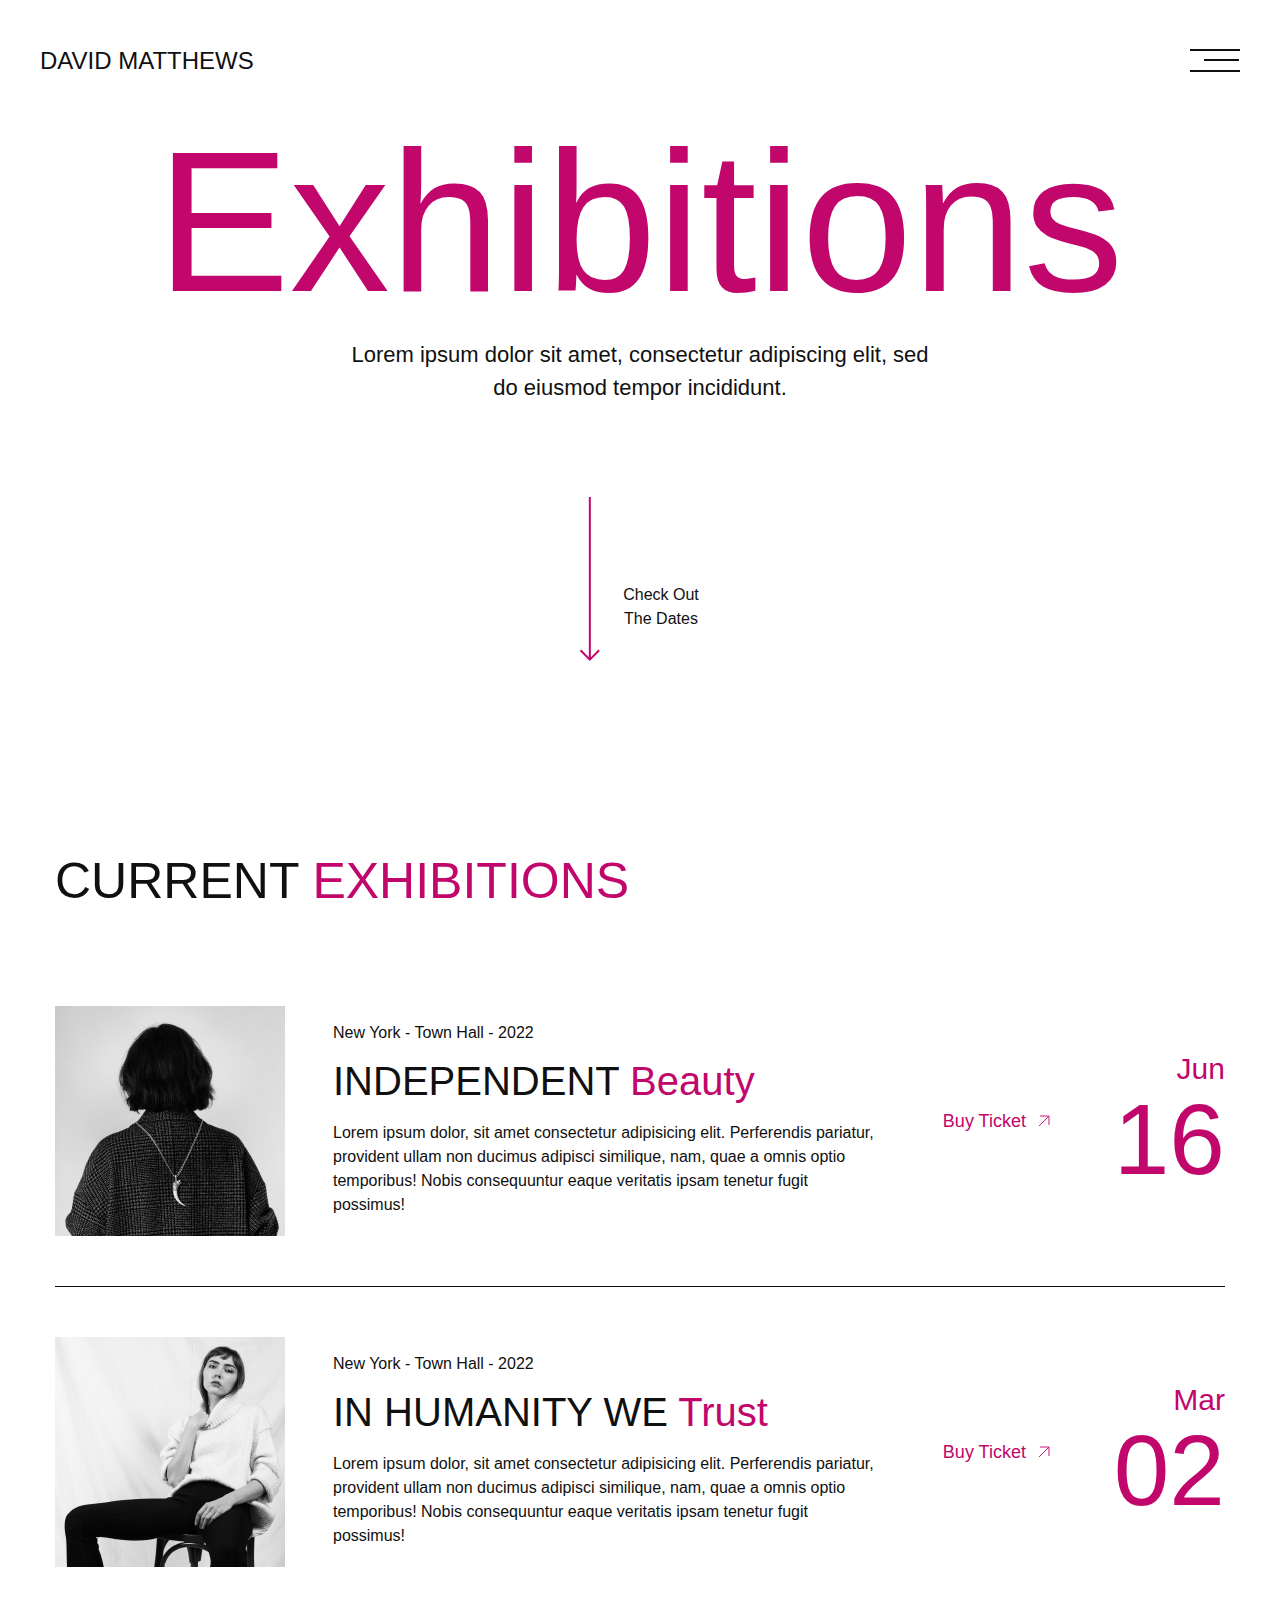
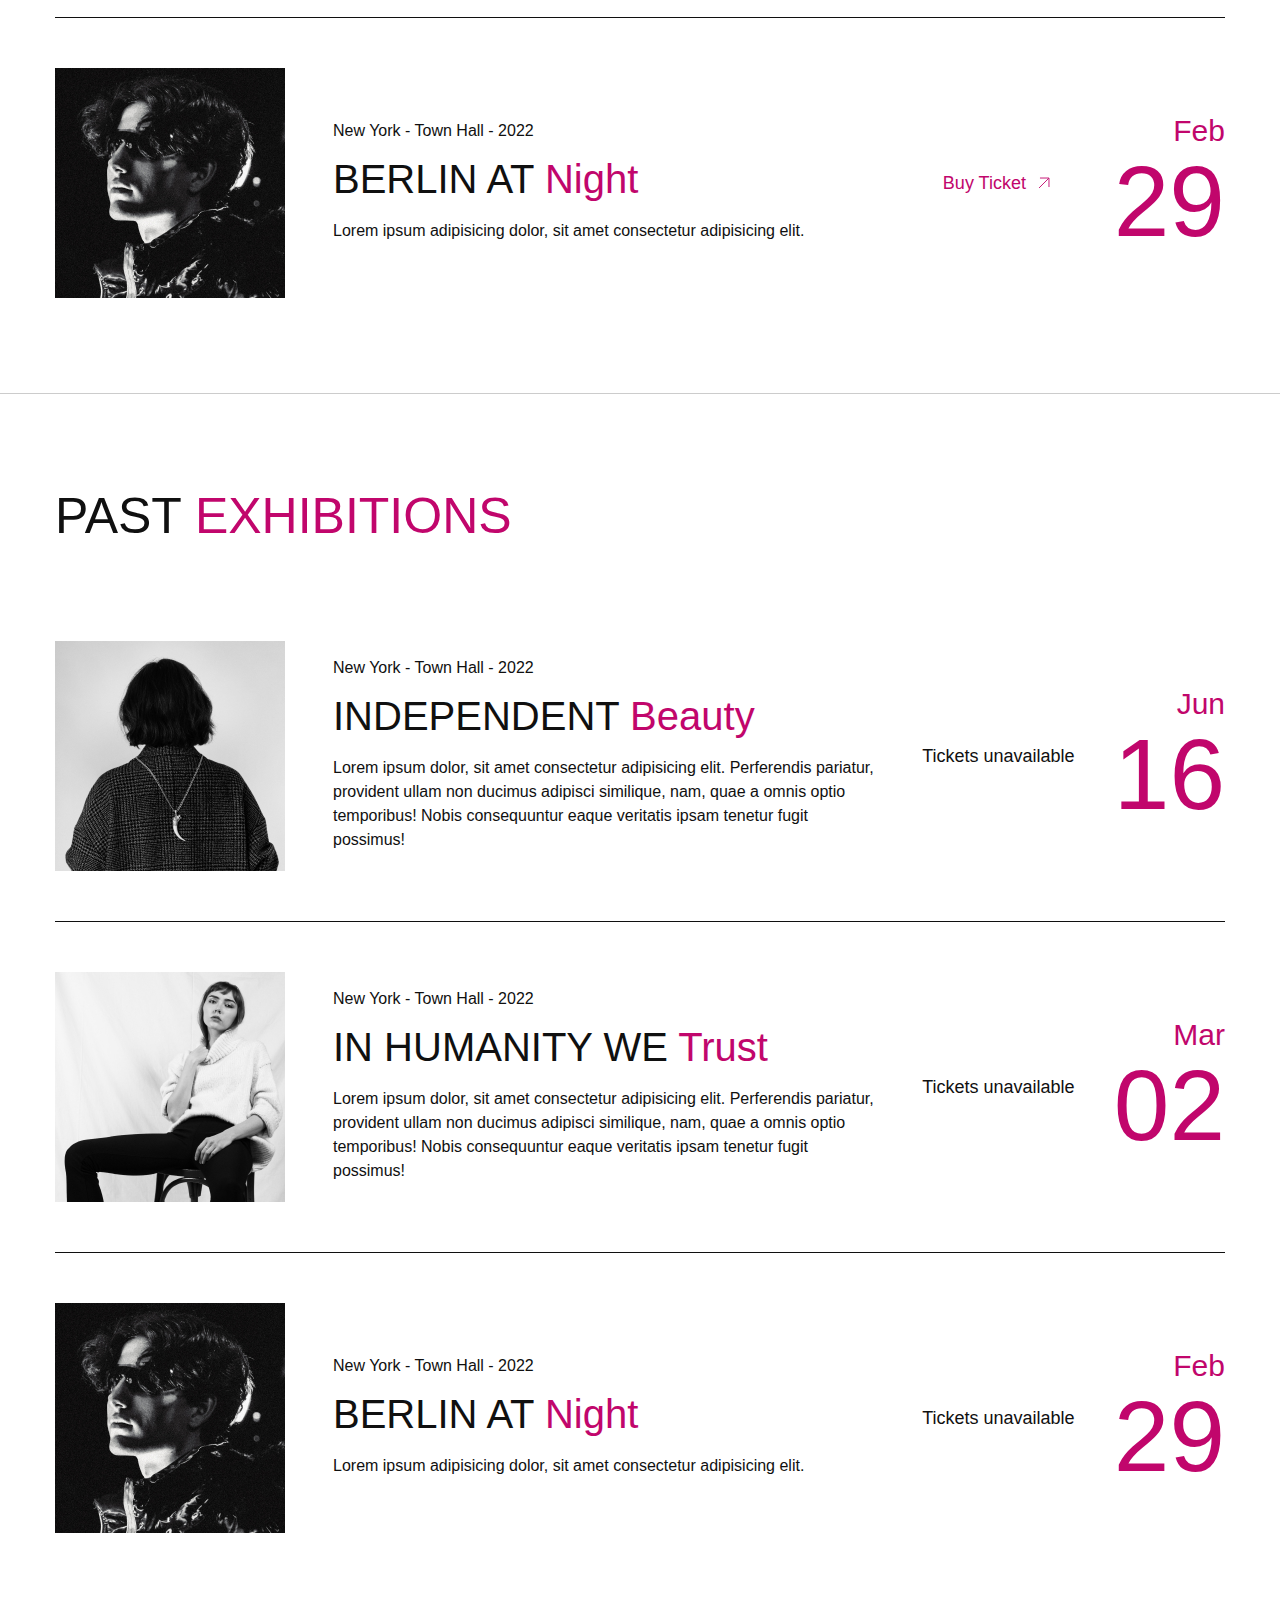
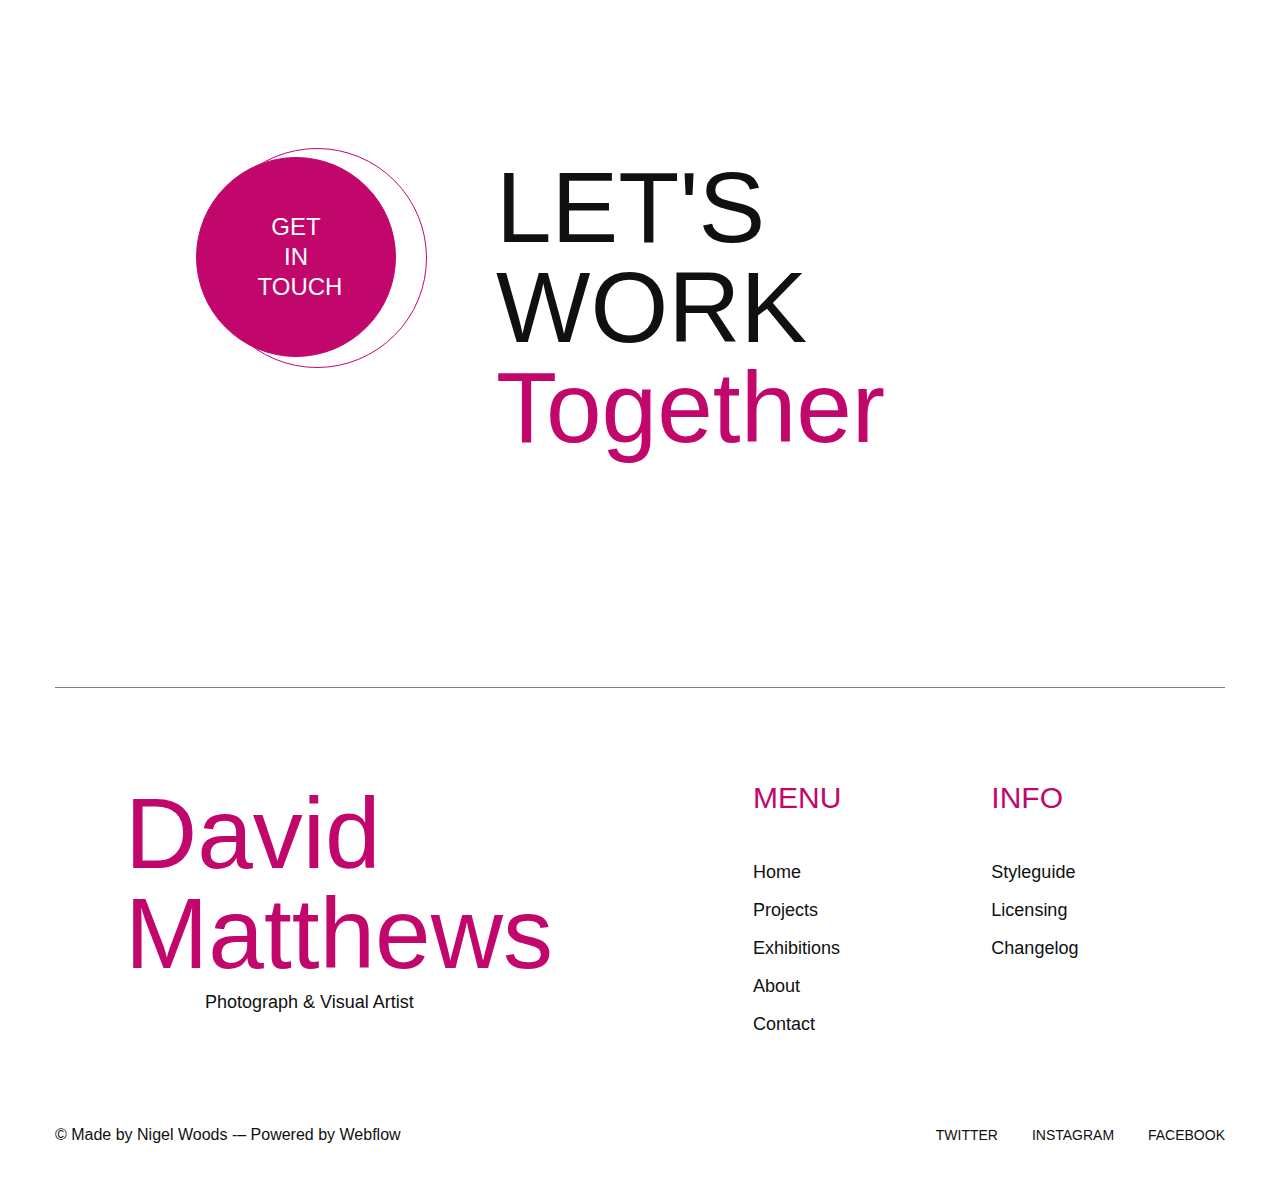
<file: exhibitions.html>
<!DOCTYPE html>
<html lang="en"> 
    <head>
        <title>All Exhibitions | David Matthews</title> 
        <link href="http://fonts.cdnfonts.com/css/clash-display" rel="stylesheet">
        <link rel="stylesheet" href="css/styles.min.css" type="text/css">
        <link rel="shortcut icon" href="images/icons/favicon.ico">
        <meta charset="utf-8">
        <meta http-equiv="X-UA-Compatible" content="IE=edge"> 
        <meta name="format-detection" content="telephone=no"> 
		<meta name="viewport" content="width=device-width,initial-scale=1.0,maximum-scale=1.0,user-scalable=0"> 
    </head>
<body>

	<div class="wrapper">

        <main class="main">

            <div class="pageloader hidden">
                <div class="pageloader__content">David <br>Matthews</div>
            </div>

            <header class="header">
                <!-- <div class="container"> -->
                    <div class="header__wrapper">
                        <a href="index.html" class="header__logo logo">David Matthews</a>
                        <div class="header__hamburger-menu">
                            <span></span>
                        </div>
                        <div class="header__box">

                            <nav class="header__menu">
                                <ul class="header__list">
                                    <li class="header__list-item">
                                        <a href="index.html" class="header__link">
                                            <span class="header__counter">01</span>
                                            <span class="header__word">HOME</span>    
                                        </a>
                                    </li>
                                    <li class="header__list-item">
                                        <a href="projects.html" class="header__link">
                                            <span class="header__counter">02</span>
                                            <span class="header__word">PROJECTS</span>
                                            </a>
                                    </li>
                                    <li class="header__list-item">
                                        <a href="#" class="header__link header__link--active">
                                            <span class="header__counter">03</span>
                                            <span class="header__word">EXHIBITIONS</span>
                                            </a>
                                    </li>
                                    <li class="header__list-item">
                                        <a href="#" class="header__link">
                                            <span class="header__counter">04</span>
                                            <span class="header__word">ABOUT</span>
                                            </a>
                                    </li>
                                    <li class="header__list-item">
                                        <a href="#" class="header__link">
                                            <span class="header__counter">05</span>
                                            <span class="header__word">CONTACT</span>
                                            </a>
                                    </li>
                                </ul>
                                <div class="header__bottom">
                                    <div class="header__copyright">© Made by Nigel Woods -– Powered by Webflow</div>
                                    <div class="header__social">
                                        <a href="#" class="header__social-link">Twitter</a>
                                        <a href="#" class="header__social-link">Instagram</a>
                                        <a href="#" class="header__social-link">Facebook</a>
                                    </div>
                                </div>
                            </nav>

                            

                        </div>
                    </div>
                <!-- </div> -->
            </header>

            <div class="exhibitions-top">
                <div class="container">
                    <div class="exhibitions-top__wrapper">
                        <div class="exhibitions-top__big-title">Exhibitions</div>
                        <div class="exhibitions-top__text">Lorem ipsum dolor sit amet, consectetur adipiscing elit, sed do eiusmod tempor incididunt.</div>
                        <div class="exhibitions-top__scroll-down">
                            <div class="exhibitions-top__scroll-icon">
                                <img src="images/icons/orange-arrow.svg" alt="">
                            </div>
                            <div class="exhibitions-top__scroll-text">Check Out The Dates</div>
                        </div>
                    </div>
                </div>
            </div>

            <section class="exhibit exhibitions--mod exhibitions--mod-1">
                <div class="container">
                    <div class="exhibit__wrapper">
                        <div class="exhibit__top">
                            <div class="exhibit__title big-title">Current <span>Exhibitions</span></div>
                        </div>
                        <div class="exhibit__items">
                            <div class="exhibit__item">
                                <div class="exhibit__item-pic">
                                    <img src="images/content/exhib1.jpg" alt="">
                                </div>
                                <div class="exhibit__item-body">
                                    <div class="exhibit__item-info">
                                        <div class="exhibit__item-where">New York - Town Hall - 2022</div>
                                        <div class="exhibit__item-title">Independent <span>Beauty</span></div>
                                        <div class="exhibit__item-text">Lorem ipsum dolor, sit amet consectetur adipisicing elit. Perferendis pariatur, provident ullam non ducimus adipisci similique, nam, quae a omnis optio temporibus! Nobis consequuntur eaque veritatis ipsam tenetur fugit possimus!</div>
                                    </div>
                                    <a href="#" class="exhibit__item-buy">Buy Ticket</a>
                                    <div class="exhibit__item-date">
                                        Jun
                                        <span>16</span>
                                    </div>
                                </div>
                            </div>
                            <div class="exhibit__item">
                                <div class="exhibit__item-pic">
                                    <img src="images/content/exhib2.jpg" alt="">
                                </div>
                                <div class="exhibit__item-body">
                                    <div class="exhibit__item-info">
                                        <div class="exhibit__item-where">New York - Town Hall - 2022</div>
                                        <div class="exhibit__item-title">In humanity we <span>trust</span></div>
                                        <div class="exhibit__item-text">Lorem ipsum dolor, sit amet consectetur adipisicing elit. Perferendis pariatur, provident ullam non ducimus adipisci similique, nam, quae a omnis optio temporibus! Nobis consequuntur eaque veritatis ipsam tenetur fugit possimus!</div>
                                    </div>
                                    <a href="#" class="exhibit__item-buy">Buy Ticket</a>
                                    <div class="exhibit__item-date">
                                        Mar
                                        <span>02</span>
                                    </div>
                                </div>
                            </div>
                            <div class="exhibit__item">
                                <div class="exhibit__item-pic">
                                    <img src="images/content/exhib3.jpg" alt="">
                                </div>
                                <div class="exhibit__item-body">
                                    <div class="exhibit__item-info">
                                        <div class="exhibit__item-where">New York - Town Hall - 2022</div>
                                        <div class="exhibit__item-title">Berlin at <span>Night</span></div>
                                        <div class="exhibit__item-text">Lorem ipsum adipisicing dolor, sit amet consectetur adipisicing elit.</div>
                                    </div>
                                    <a href="#" class="exhibit__item-buy">Buy Ticket</a>
                                    <div class="exhibit__item-date">
                                        Feb
                                        <span>29</span>
                                    </div>
                                </div>
                            </div>
                        </div>
                    </div>
                </div>
            </section>

            <section class="exhibit exhibitions--mod">
                <div class="container">
                    <div class="exhibit__wrapper">
                        <div class="exhibit__top">
                            <div class="exhibit__title big-title">Past <span>Exhibitions</span></div>
                        </div>
                        <div class="exhibit__items">
                            <div class="exhibit__item">
                                <div class="exhibit__item-pic">
                                    <img src="images/content/exhib1.jpg" alt="">
                                </div>
                                <div class="exhibit__item-body">
                                    <div class="exhibit__item-info">
                                        <div class="exhibit__item-where">New York - Town Hall - 2022</div>
                                        <div class="exhibit__item-title">Independent <span>Beauty</span></div>
                                        <div class="exhibit__item-text">Lorem ipsum dolor, sit amet consectetur adipisicing elit. Perferendis pariatur, provident ullam non ducimus adipisci similique, nam, quae a omnis optio temporibus! Nobis consequuntur eaque veritatis ipsam tenetur fugit possimus!</div>
                                    </div>
                                    <span class="exhibit__item-no-ticket">Tickets unavailable</span>
                                    <div class="exhibit__item-date">
                                        Jun
                                        <span>16</span>
                                    </div>
                                </div>
                            </div>
                            <div class="exhibit__item">
                                <div class="exhibit__item-pic">
                                    <img src="images/content/exhib2.jpg" alt="">
                                </div>
                                <div class="exhibit__item-body">
                                    <div class="exhibit__item-info">
                                        <div class="exhibit__item-where">New York - Town Hall - 2022</div>
                                        <div class="exhibit__item-title">In humanity we <span>trust</span></div>
                                        <div class="exhibit__item-text">Lorem ipsum dolor, sit amet consectetur adipisicing elit. Perferendis pariatur, provident ullam non ducimus adipisci similique, nam, quae a omnis optio temporibus! Nobis consequuntur eaque veritatis ipsam tenetur fugit possimus!</div>
                                    </div>
                                    <span class="exhibit__item-no-ticket">Tickets unavailable</span>
                                    <div class="exhibit__item-date">
                                        Mar
                                        <span>02</span>
                                    </div>
                                </div>
                            </div>
                            <div class="exhibit__item">
                                <div class="exhibit__item-pic">
                                    <img src="images/content/exhib3.jpg" alt="">
                                </div>
                                <div class="exhibit__item-body">
                                    <div class="exhibit__item-info">
                                        <div class="exhibit__item-where">New York - Town Hall - 2022</div>
                                        <div class="exhibit__item-title">Berlin at <span>Night</span></div>
                                        <div class="exhibit__item-text">Lorem ipsum adipisicing dolor, sit amet consectetur adipisicing elit.</div>
                                    </div>
                                    <span class="exhibit__item-no-ticket">Tickets unavailable</span>
                                    <div class="exhibit__item-date">
                                        Feb
                                        <span>29</span>
                                    </div>
                                </div>
                            </div>
                        </div>
                    </div>
                </div>
            </section>

            <div class="together">
                <div class="container">
                    <div class="together__wrapper">
                        <a href="#" class="together__button circle-button">
                            <span class="circle-button__content">get in touch</span>
                        </a>
                        <div class="together__text">
                            let's work <span>together</span>
                        </div>
                    </div>
                </div>
            </div>
            
        </main>

        <footer class="footer">
            <div class="container">
                <div class="footer__wrapper">
                    <div class="footer__top">
                        <div class="footer__column">
                            <div class="footer__big-title">David Matthews</div>
                            <div class="footer__smaller-title">Photograph & Visual Artist</div>
                        </div>
                        <div class="footer__column">
                            <div class="footer__column-title">Menu</div>
                            <ul class="footer__list">
                                <li class="footer__item">
                                    <a href="#" class="footer__link">Home</a>
                                </li>
                                <li class="footer__item">
                                    <a href="projects.html" class="footer__link">Projects</a>
                                </li>
                                <li class="footer__item">
                                    <a href="#" class="footer__link">Exhibitions</a>
                                </li>
                                <li class="footer__item">
                                    <a href="#" class="footer__link">About</a>
                                </li>
                                <li class="footer__item">
                                    <a href="#" class="footer__link">Contact</a>
                                </li>
                            </ul>
                        </div>
                        <div class="footer__column">
                            <div class="footer__column-title">Info</div>
                            <ul class="footer__list">
                                <li class="footer__item">
                                    <a href="#" class="footer__link">Styleguide</a>
                                </li>
                                <li class="footer__item">
                                    <a href="#" class="footer__link">Licensing</a>
                                </li>
                                <li class="footer__item">
                                    <a href="#" class="footer__link">Changelog</a>
                                </li>
                            </ul>
                        </div>
                    </div>
                    <div class="footer__bottom">
                        <div class="footer__copyright">© Made by Nigel Woods -– Powered by Webflow</div>
                        <div class="footer__social">
                            <a href="#" class="footer__social-link">Twitter</a>
                            <a href="#" class="footer__social-link">Instagram</a>
                            <a href="#" class="footer__social-link">Facebook</a>
                        </div>
                    </div>
                </div>
            </div>
        </footer>


	</div>


    

<script src="js/main.min.js"></script>

</body>
 </html>
</file>
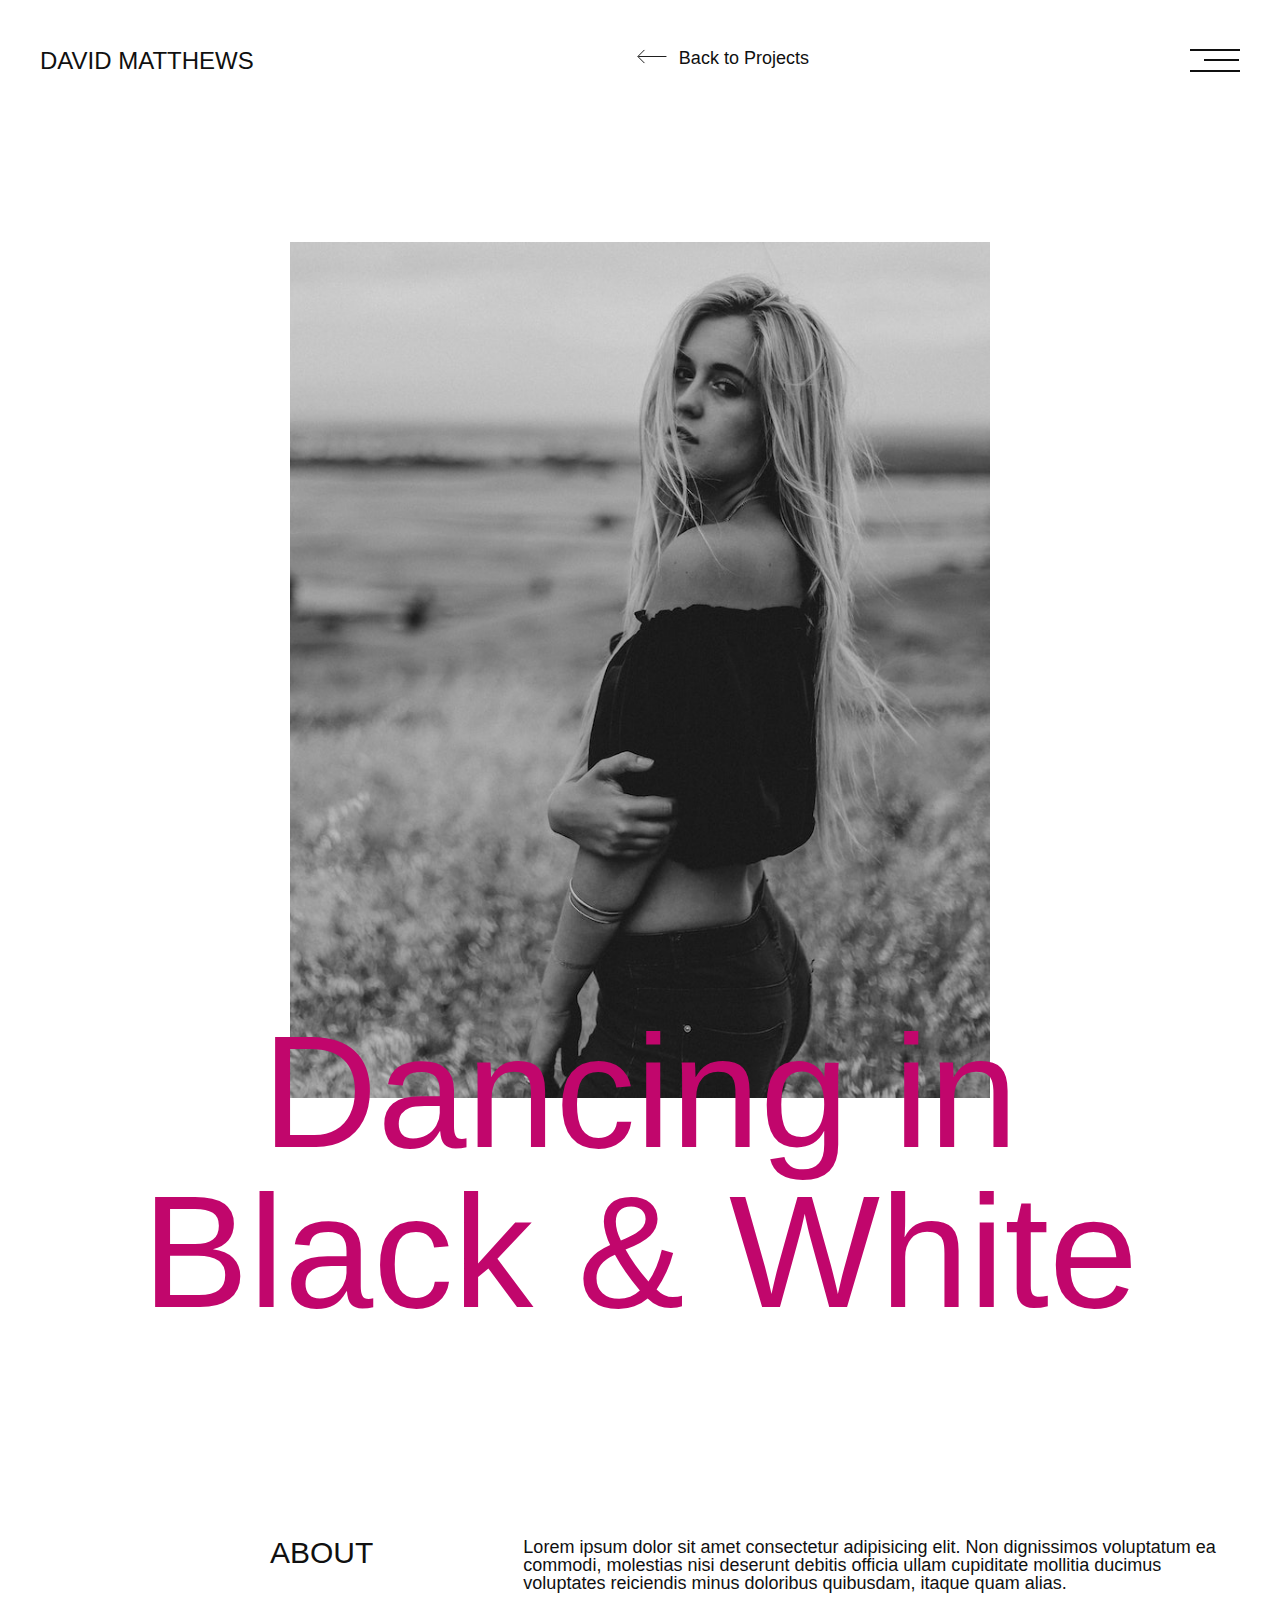
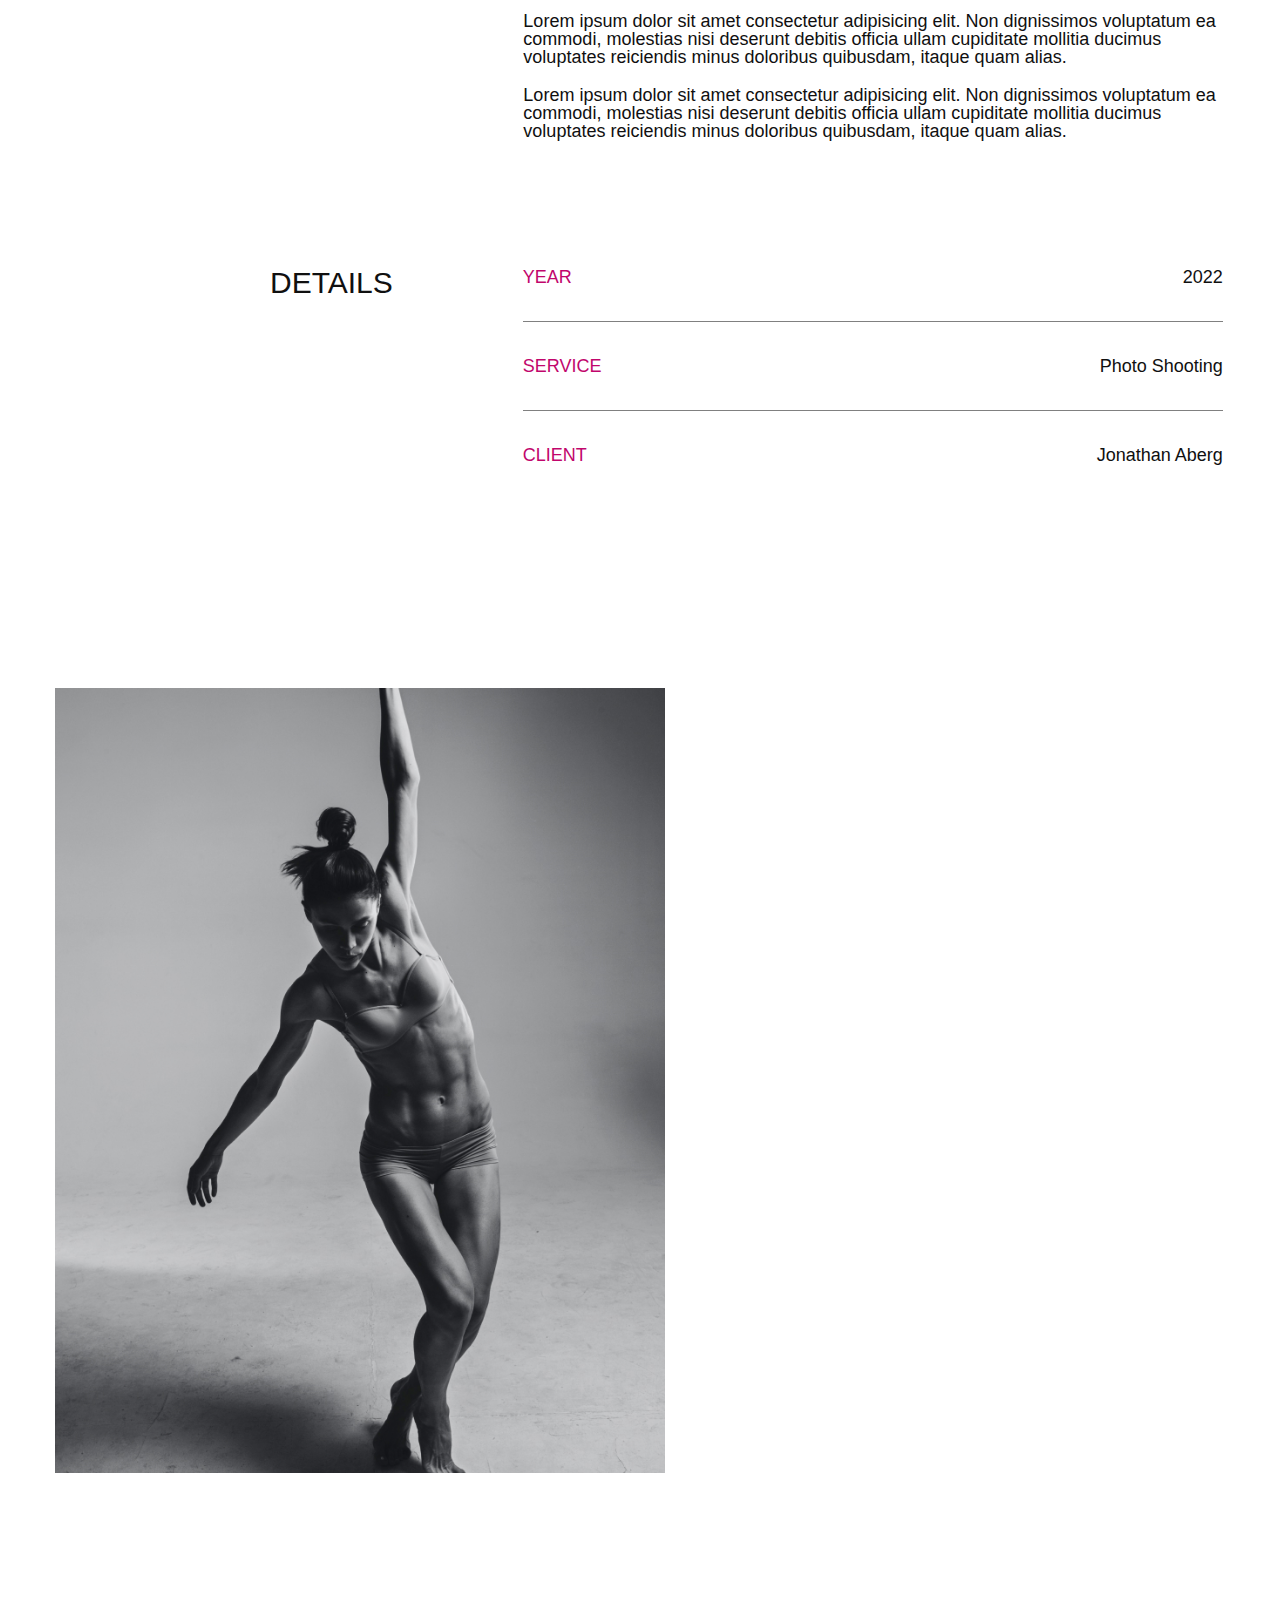
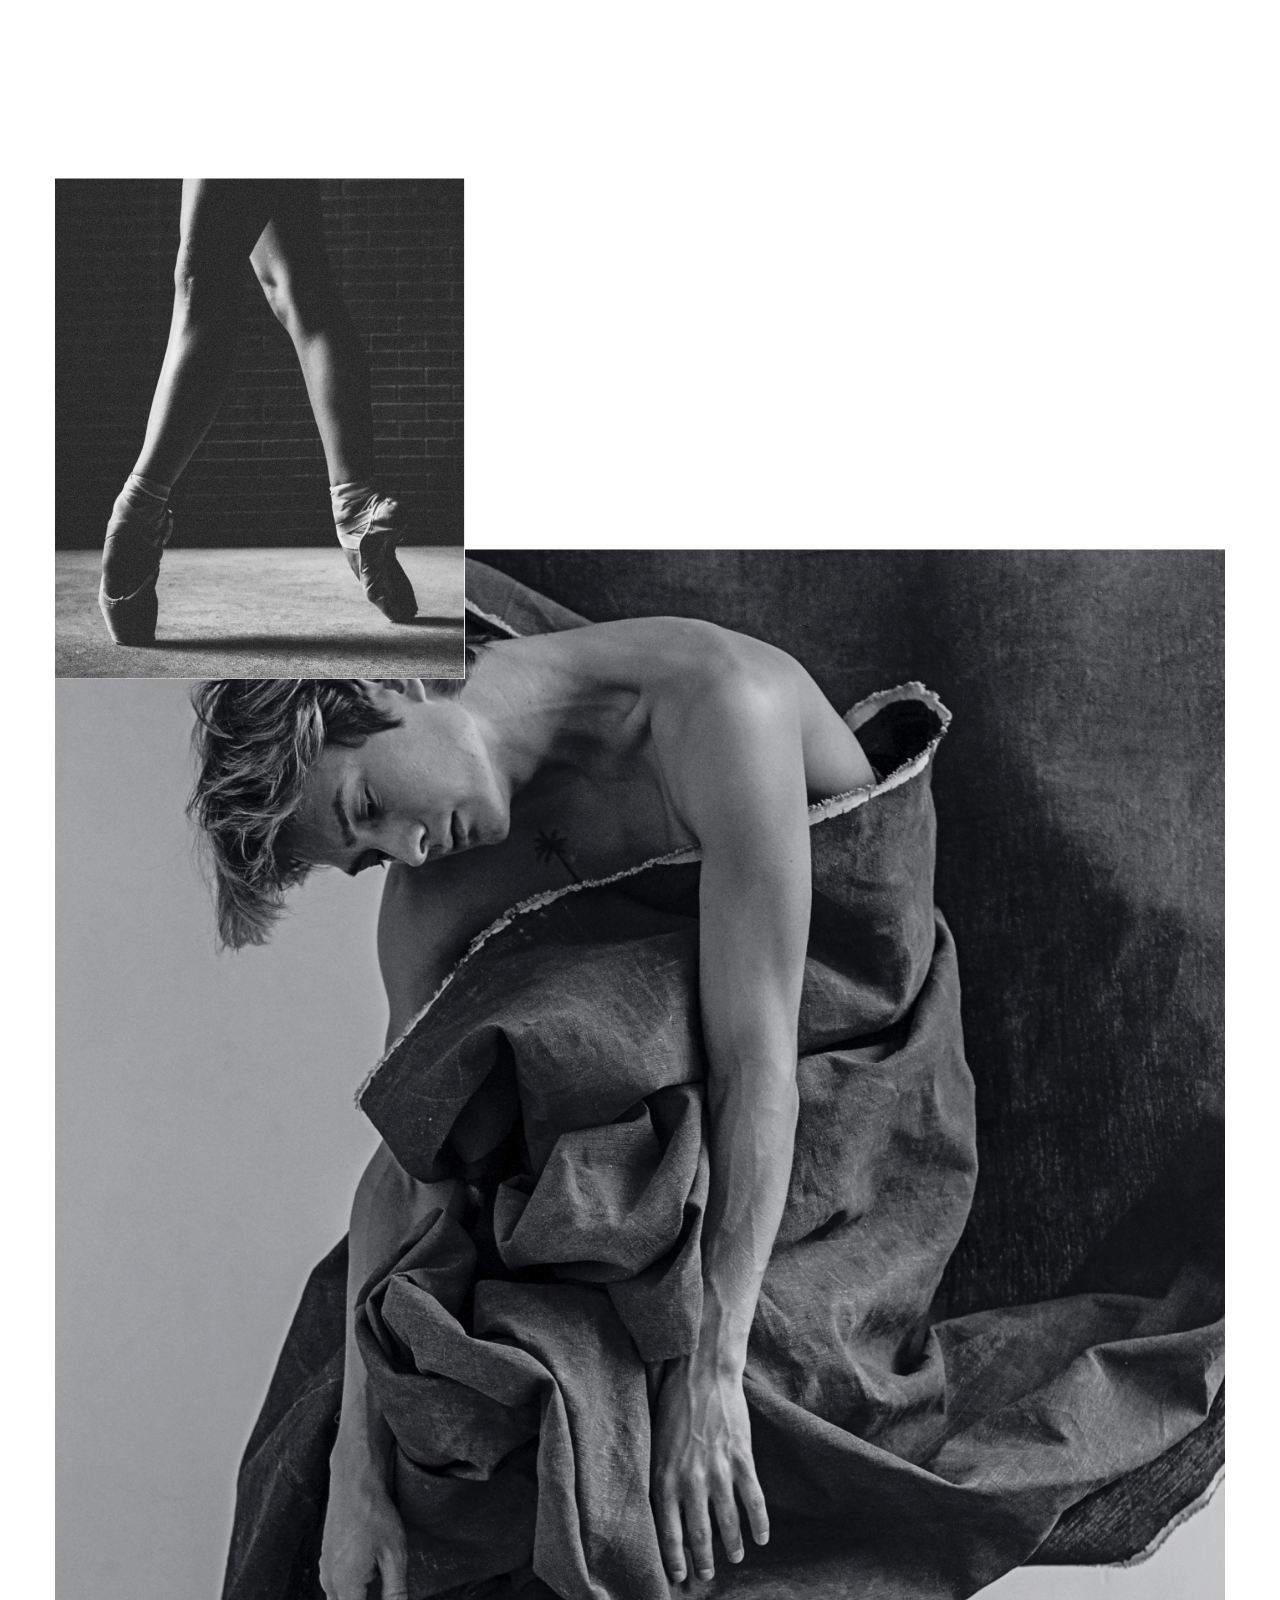
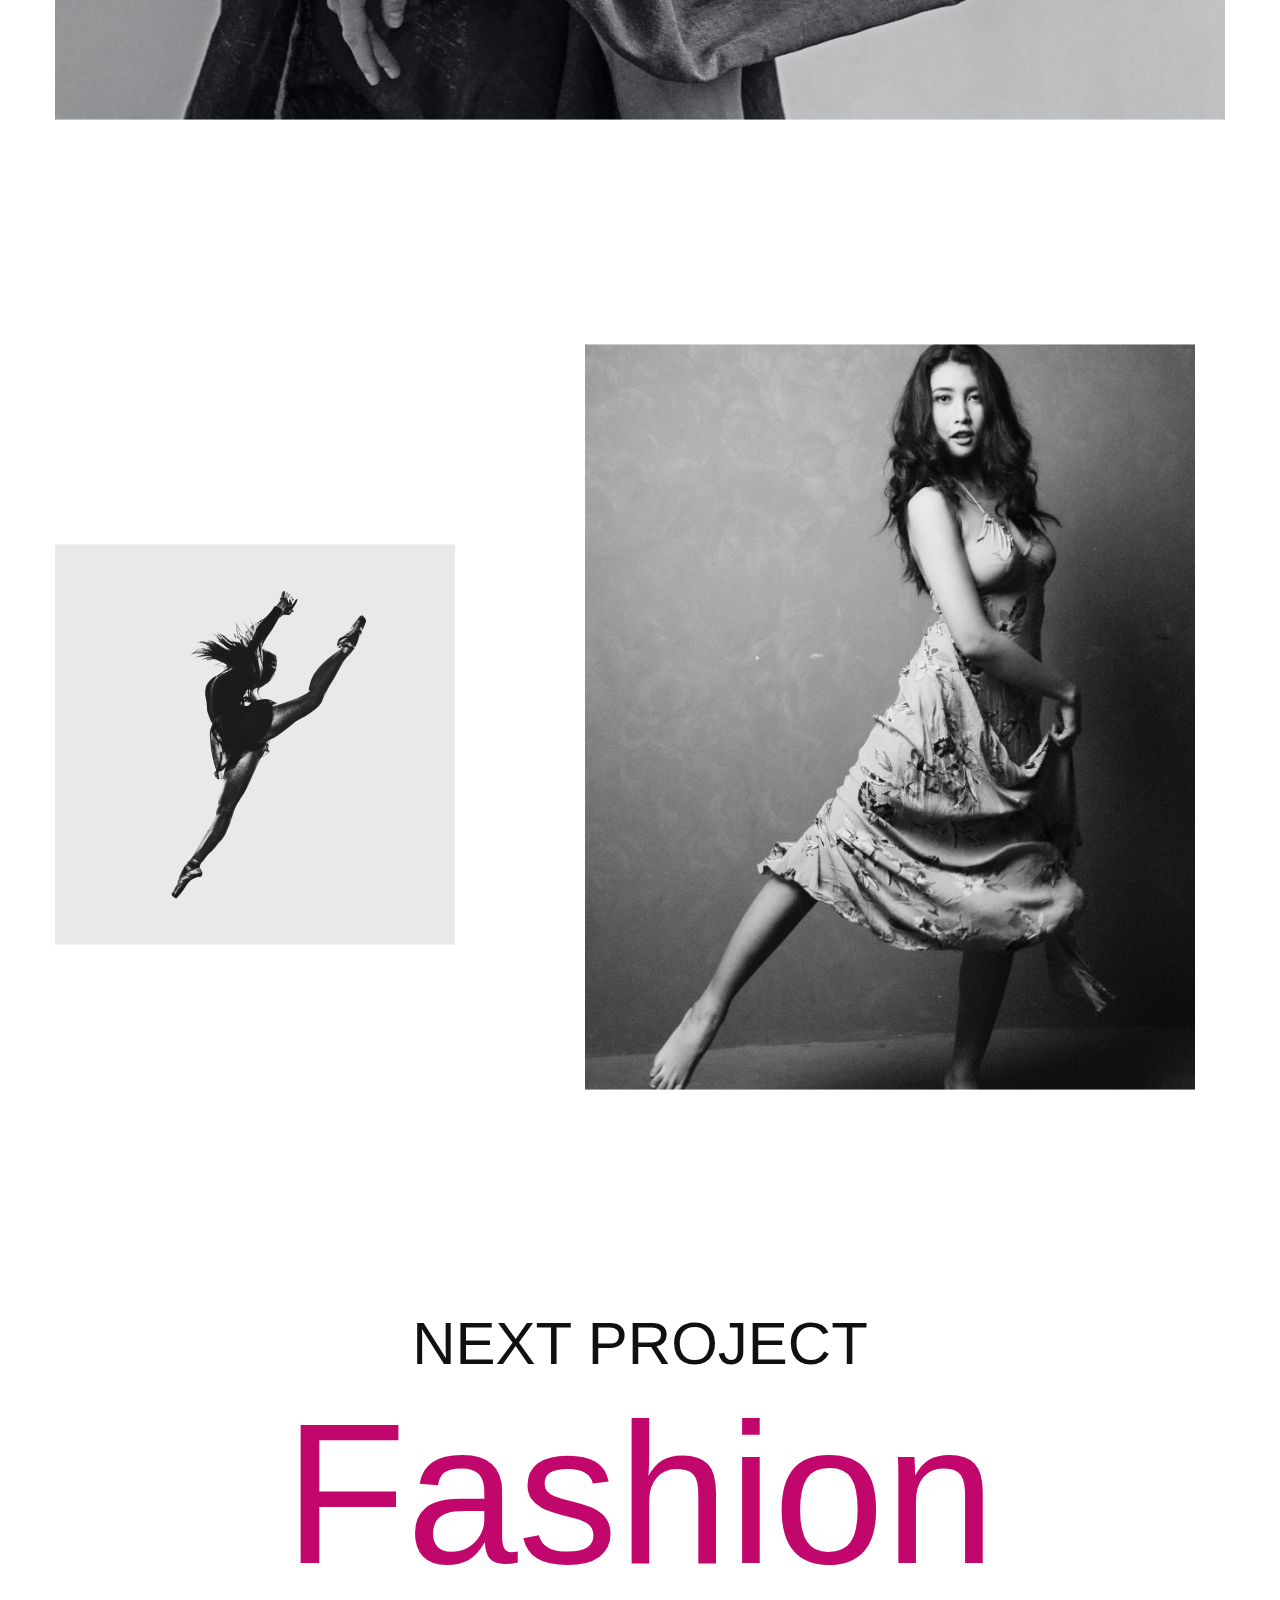
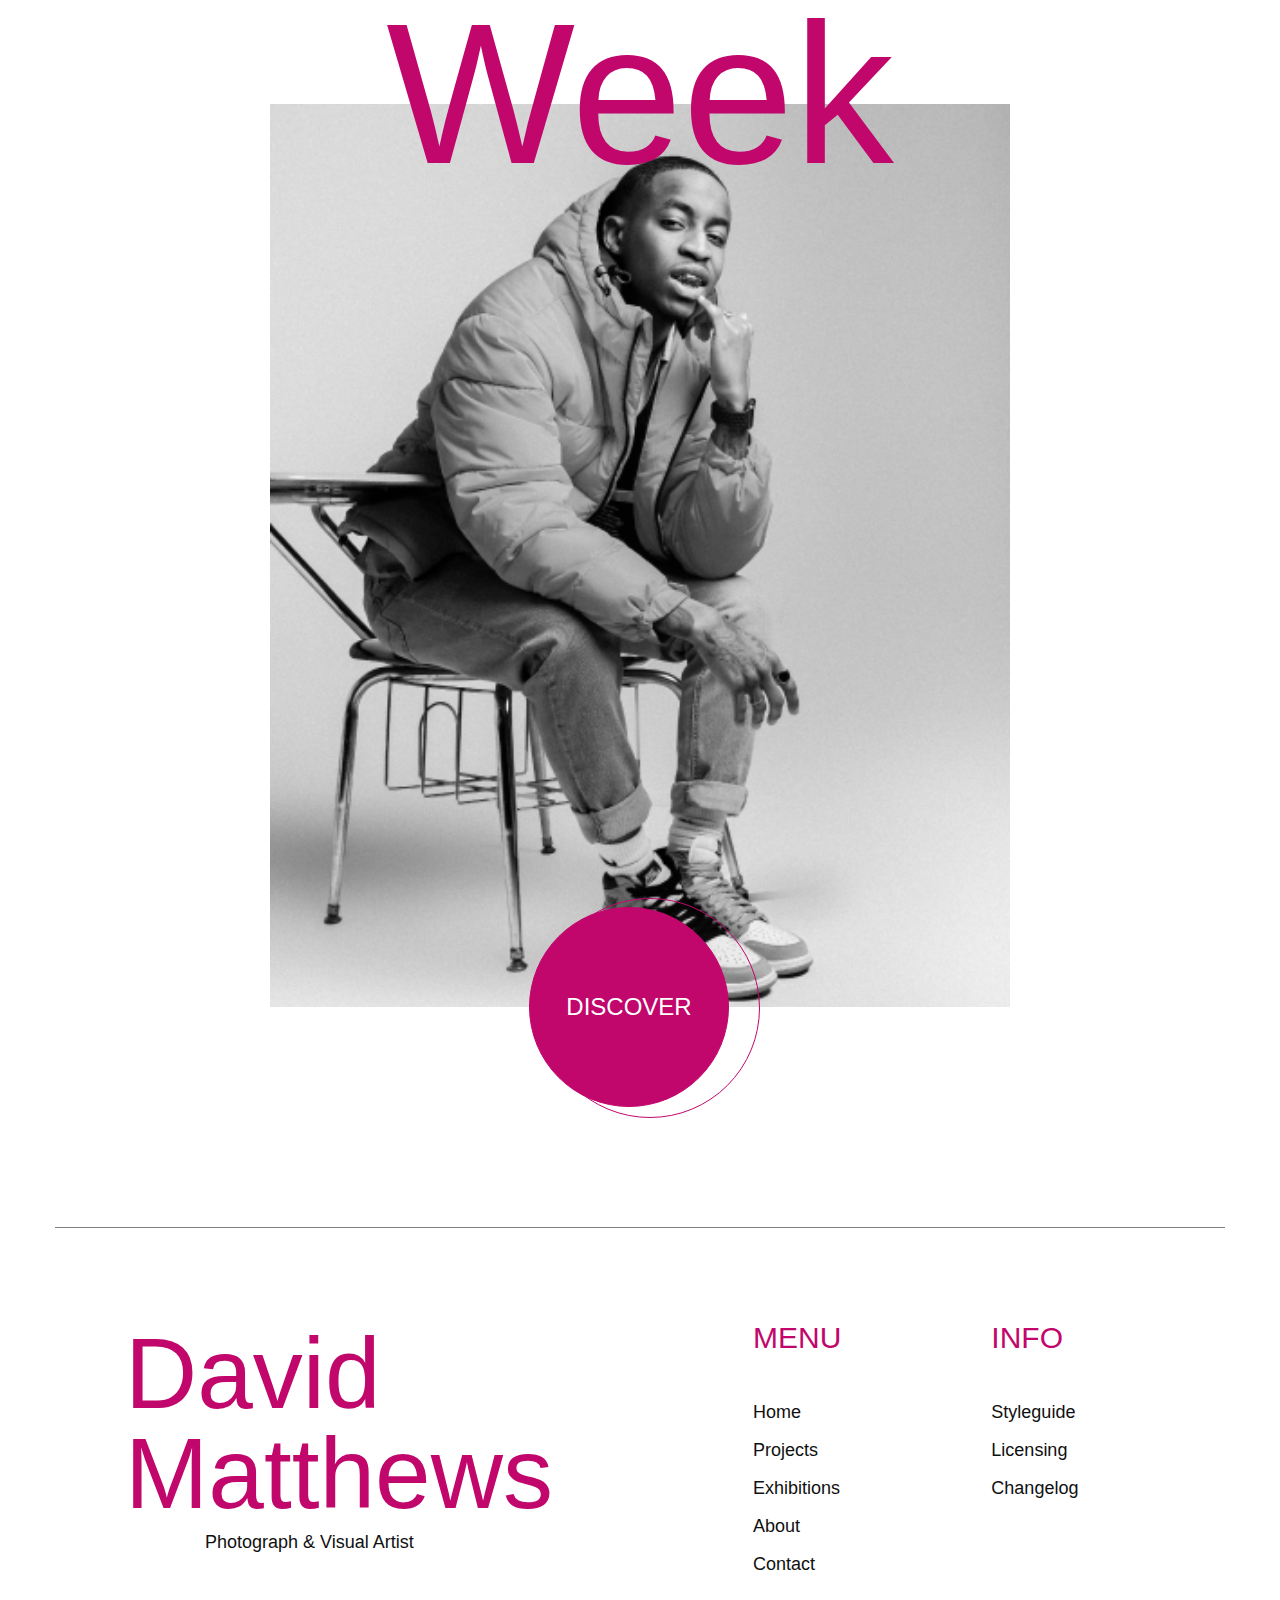
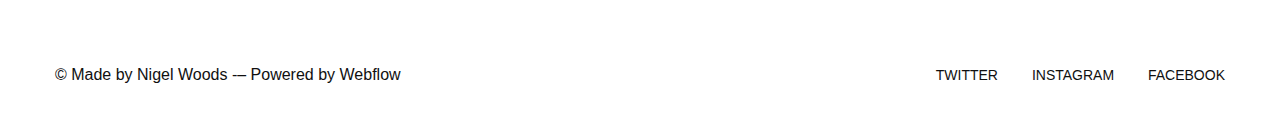
<file: project.html>
<!DOCTYPE html>
<html lang="en"> 
    <head>
        <title>About this project | David Matthews</title> 
        <link href="http://fonts.cdnfonts.com/css/clash-display" rel="stylesheet">
        <link rel="stylesheet" href="css/styles.min.css" type="text/css">
        <link rel="shortcut icon" href="images/icons/favicon.ico">
        <meta charset="utf-8">
        <meta http-equiv="X-UA-Compatible" content="IE=edge"> 
        <meta name="format-detection" content="telephone=no"> 
		<meta name="viewport" content="width=device-width,initial-scale=1.0,maximum-scale=1.0,user-scalable=0"> 
    </head>
<body>

	<div class="wrapper">

        <main class="main">

            <div class="pageloader hidden">
                <div class="pageloader__content">David <br>Matthews</div>
            </div>

            <header class="header header--mod">
                    <div class="header__wrapper">
                        <a href="index.html" class="header__logo logo">David Matthews</a>
                        <a href="projects.html" class="header__go-back">Back to Projects</a>
                        <div class="header__hamburger-menu">
                            <span></span>
                        </div>
                        <div class="header__box">

                            <nav class="header__menu">
                                <ul class="header__list">
                                    <li class="header__list-item">
                                        <a href="index.html" class="header__link">
                                            <span class="header__counter">01</span>
                                            <span class="header__word">HOME</span>    
                                        </a>
                                    </li>
                                    <li class="header__list-item">
                                        <a href="#" class="header__link header__link--active">
                                            <span class="header__counter">02</span>
                                            <span class="header__word">PROJECTS</span>
                                            </a>
                                    </li>
                                    <li class="header__list-item">
                                        <a href="#" class="header__link">
                                            <span class="header__counter">03</span>
                                            <span class="header__word">EXHIBITIONS</span>
                                            </a>
                                    </li>
                                    <li class="header__list-item">
                                        <a href="#" class="header__link">
                                            <span class="header__counter">04</span>
                                            <span class="header__word">ABOUT</span>
                                            </a>
                                    </li>
                                    <li class="header__list-item">
                                        <a href="#" class="header__link">
                                            <span class="header__counter">05</span>
                                            <span class="header__word">CONTACT</span>
                                            </a>
                                    </li>
                                </ul>
                                <div class="header__bottom">
                                    <div class="header__copyright">© Made by Nigel Woods -– Powered by Webflow</div>
                                    <div class="header__social">
                                        <a href="#" class="header__social-link">Twitter</a>
                                        <a href="#" class="header__social-link">Instagram</a>
                                        <a href="#" class="header__social-link">Facebook</a>
                                    </div>
                                </div>
                            </nav>

                            

                        </div>
                    </div>
            </header>

            <div class="project-top">
                <div class="container">
                    <div class="project-top__wrapper">
                        <div class="project-top__pic">
                            <img src="images/content/hero-pic.jpg" alt="">
                        </div>
                        <div class="project-top__title">Dancing in Black & White</div>
                    </div>
                </div>
            </div>

            <div class="project-info">
                <div class="container">
                    <div class="project-info__wrapper">
                        <div class="project-info__about">
                            <div class="project-info__column">
                                <div class="project-info__name">About</div>
                            </div>
                            <div class="project-info__column">
                                <p>Lorem ipsum dolor sit amet consectetur adipisicing elit. Non dignissimos voluptatum ea commodi, molestias nisi deserunt debitis officia ullam cupiditate mollitia ducimus voluptates reiciendis minus doloribus quibusdam, itaque quam alias.</p>
                                <p>Lorem ipsum dolor sit amet consectetur adipisicing elit. Non dignissimos voluptatum ea commodi, molestias nisi deserunt debitis officia ullam cupiditate mollitia ducimus voluptates reiciendis minus doloribus quibusdam, itaque quam alias.</p>
                                <p>Lorem ipsum dolor sit amet consectetur adipisicing elit. Non dignissimos voluptatum ea commodi, molestias nisi deserunt debitis officia ullam cupiditate mollitia ducimus voluptates reiciendis minus doloribus quibusdam, itaque quam alias.</p>
                            </div>
                        </div>
                        <div class="project-info__details">
                            <div class="project-info__column">
                                <div class="project-info__name">Details</div>
                            </div>
                            <div class="project-info__column">
                                <div class="project-info__row">
                                    <div class="project-info__row-title">Year</div>
                                    <div class="project-info__row-value">2022</div>
                                </div>
                                <div class="project-info__row">
                                    <div class="project-info__row-title">Service</div>
                                    <div class="project-info__row-value">Photo Shooting</div>
                                </div>
                                <div class="project-info__row">
                                    <div class="project-info__row-title">Client</div>
                                    <div class="project-info__row-value">Jonathan Aberg</div>
                                </div>
                            </div>
                        </div>
                    </div>
                </div>
            </div>

            <div class="project-photo">
                <div class="container">
                    <div class="project-photo__wrapper">
                        <div class="project-photo__item">
                            <img src="images/content/item1.jpg" alt="">
                        </div>
                        <div class="project-photo__item">
                            <img src="images/content/item2.jpg" alt="">
                        </div>
                        <div class="project-photo__item">
                            <img src="images/content/item3.jpg" alt="">
                        </div>
                        <div class="project-photo__item">
                            <img src="images/content/item4.jpg" alt="">
                        </div>
                        <div class="project-photo__item">
                            <img src="images/content/item5.jpg" alt="">
                        </div>
                    </div>
                </div>
            </div>

            <div class="project-next">
                <div class="container">
                    <div class="project-next__wrapper">
                        <div class="project-next__top">Next Project</div>
                        <div class="project-next__bottom">
                            <div class="project-next__title">Fashion Week</div>
                            <div class="project-next__pic">
                                <img src="images/content/work2.jpg" alt="">
                            </div>
                            <a href="#" class="project-next__button circle-button">
                                <span class="circle-button__content">discover</span>
                            </a>
                        </div>
                    </div>
                </div>
            </div>
            
        </main>

        <footer class="footer">
            <div class="container">
                <div class="footer__wrapper">
                    <div class="footer__top">
                        <div class="footer__column">
                            <div class="footer__big-title">David Matthews</div>
                            <div class="footer__smaller-title">Photograph & Visual Artist</div>
                        </div>
                        <div class="footer__column">
                            <div class="footer__column-title">Menu</div>
                            <ul class="footer__list">
                                <li class="footer__item">
                                    <a href="#" class="footer__link">Home</a>
                                </li>
                                <li class="footer__item">
                                    <a href="#" class="footer__link">Projects</a>
                                </li>
                                <li class="footer__item">
                                    <a href="#" class="footer__link">Exhibitions</a>
                                </li>
                                <li class="footer__item">
                                    <a href="#" class="footer__link">About</a>
                                </li>
                                <li class="footer__item">
                                    <a href="#" class="footer__link">Contact</a>
                                </li>
                            </ul>
                        </div>
                        <div class="footer__column">
                            <div class="footer__column-title">Info</div>
                            <ul class="footer__list">
                                <li class="footer__item">
                                    <a href="#" class="footer__link">Styleguide</a>
                                </li>
                                <li class="footer__item">
                                    <a href="#" class="footer__link">Licensing</a>
                                </li>
                                <li class="footer__item">
                                    <a href="#" class="footer__link">Changelog</a>
                                </li>
                            </ul>
                        </div>
                    </div>
                    <div class="footer__bottom">
                        <div class="footer__copyright">© Made by Nigel Woods -– Powered by Webflow</div>
                        <div class="footer__social">
                            <a href="#" class="footer__social-link">Twitter</a>
                            <a href="#" class="footer__social-link">Instagram</a>
                            <a href="#" class="footer__social-link">Facebook</a>
                        </div>
                    </div>
                </div>
            </div>
        </footer>


	</div>


    

<script src="js/main.min.js"></script>

</body>
 </html>
</file>
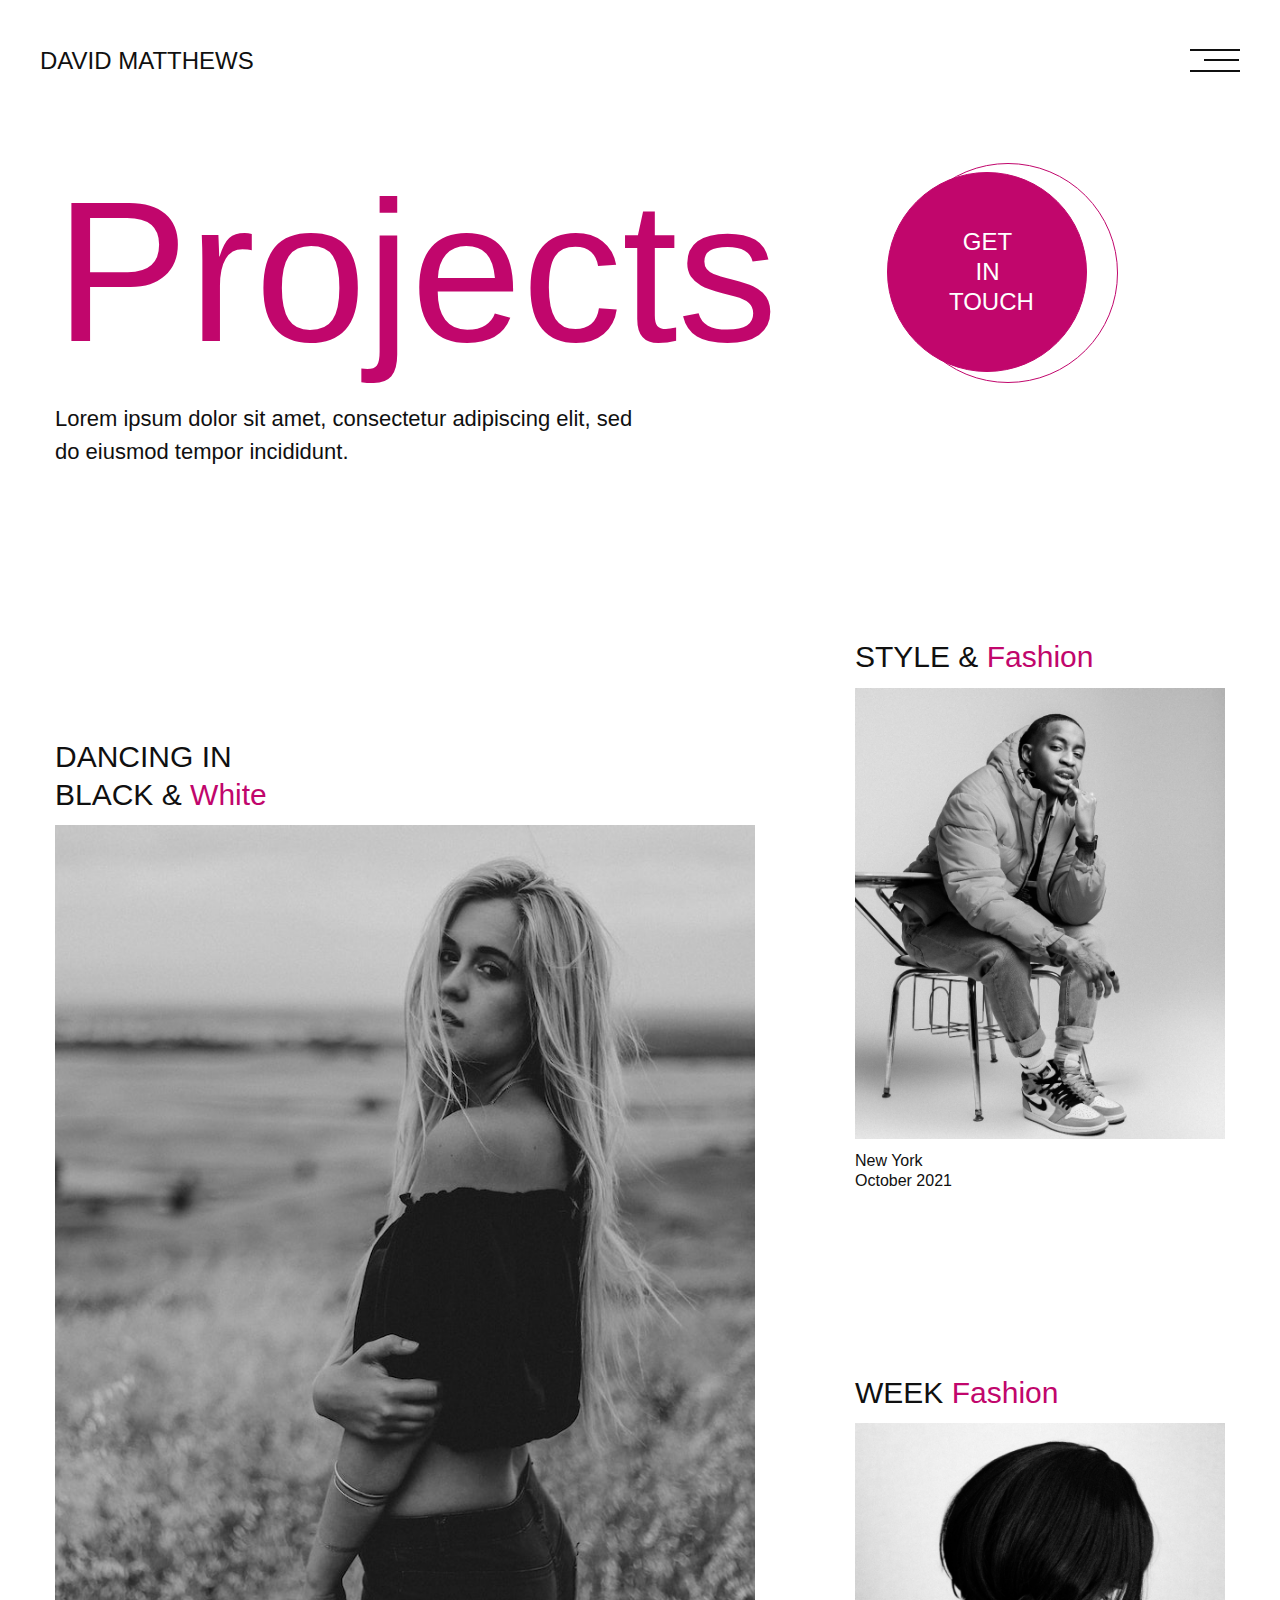
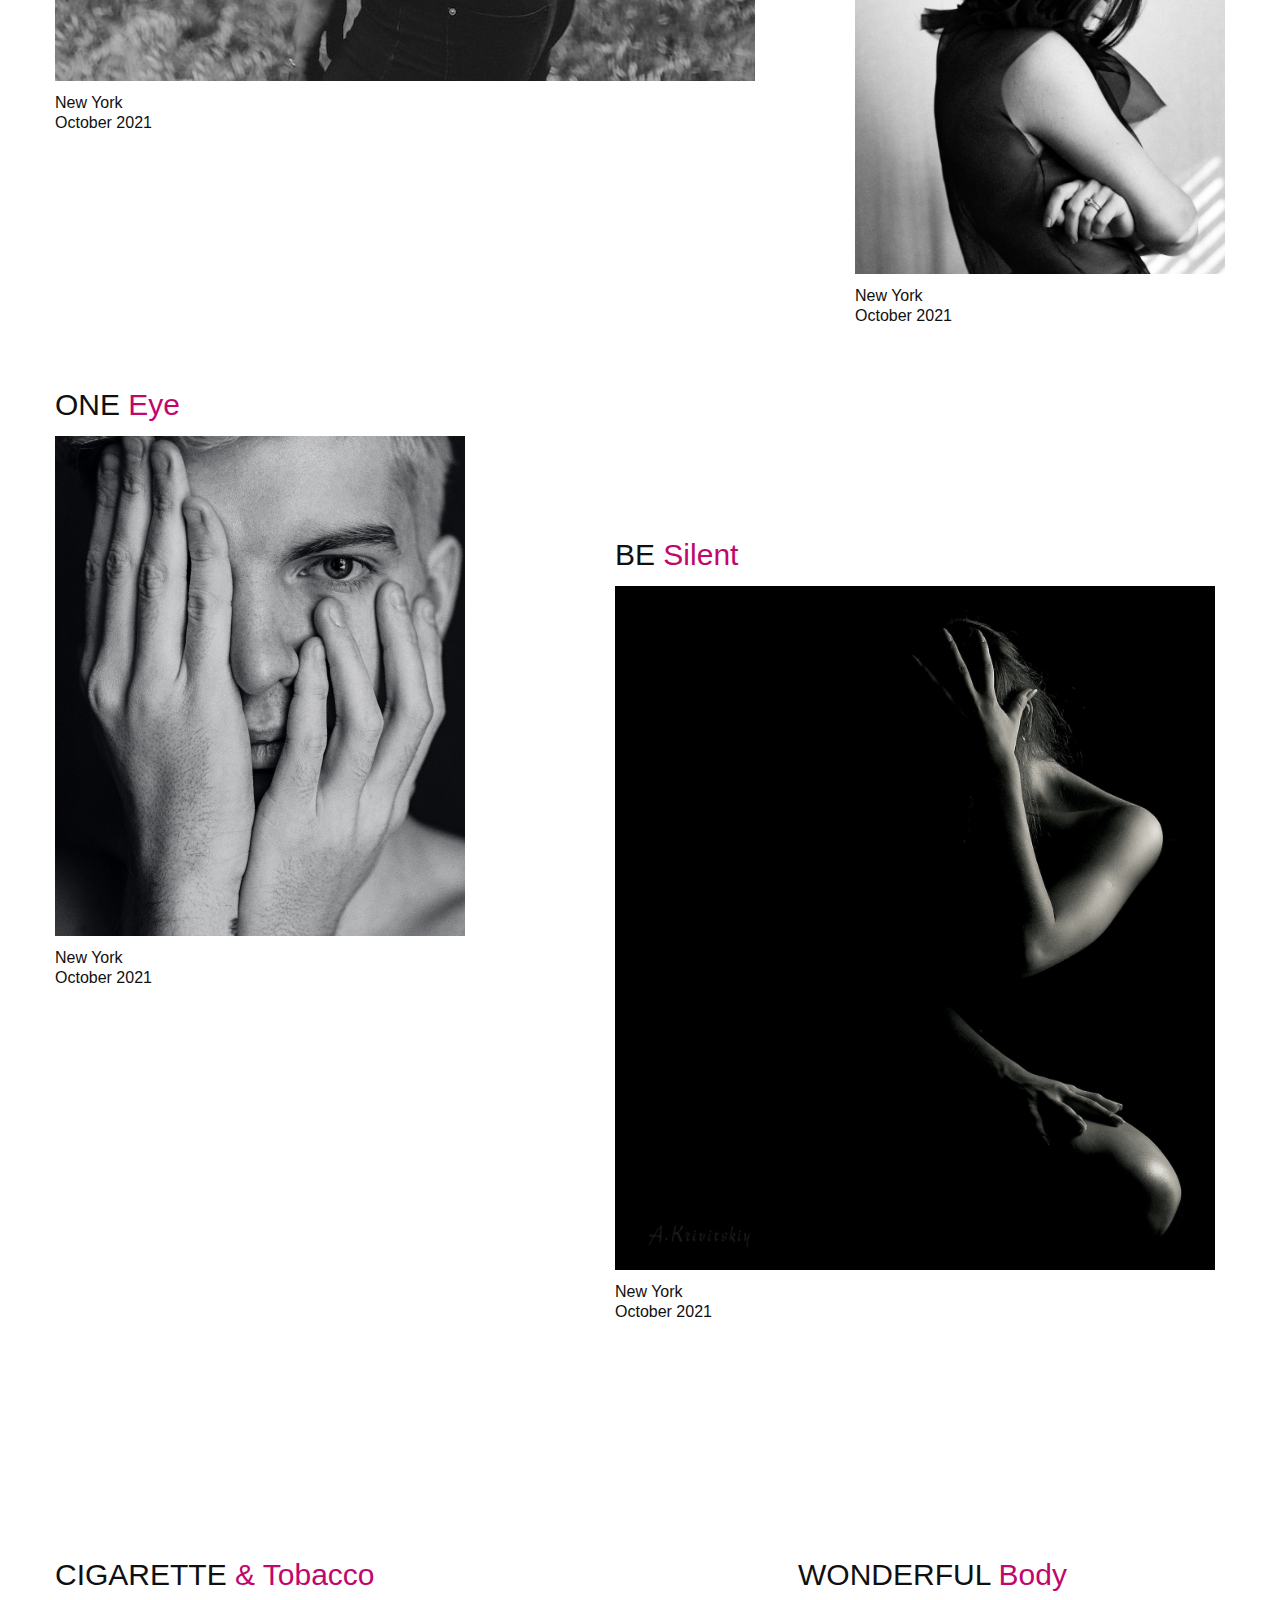
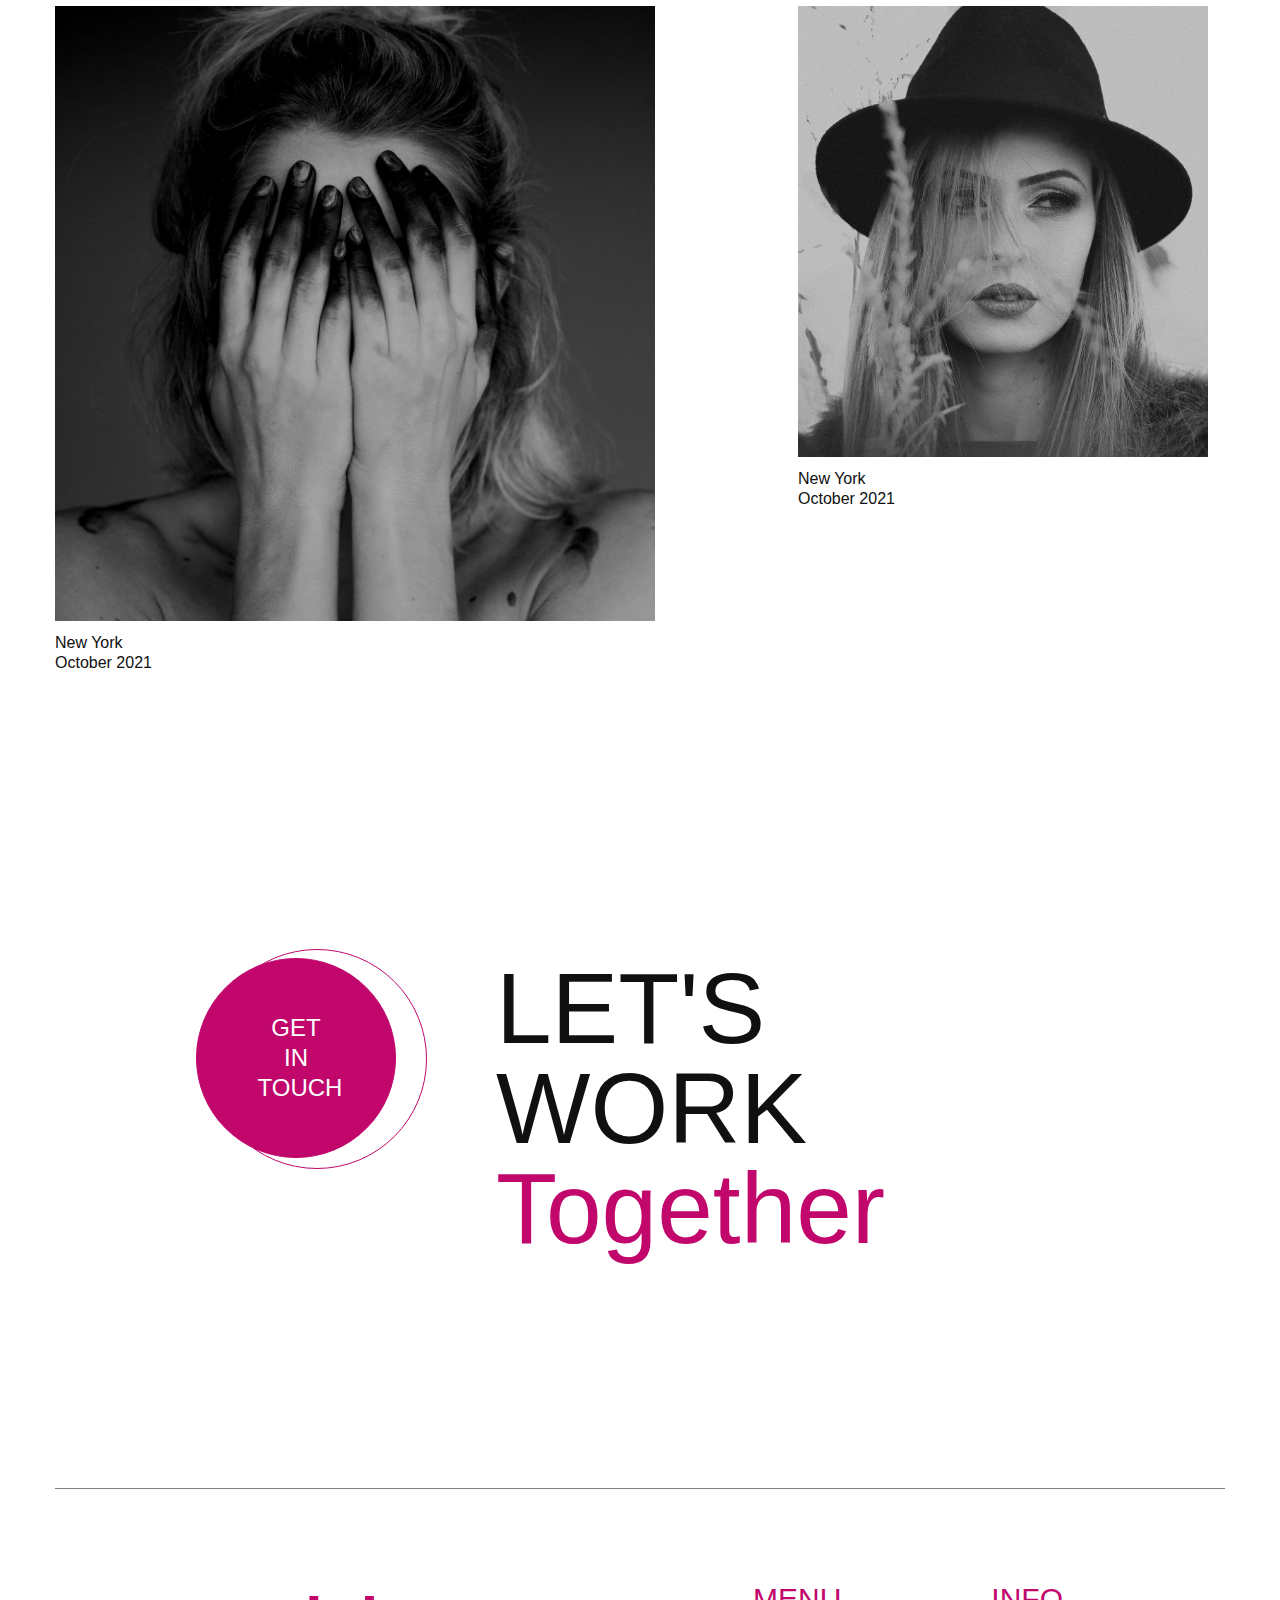
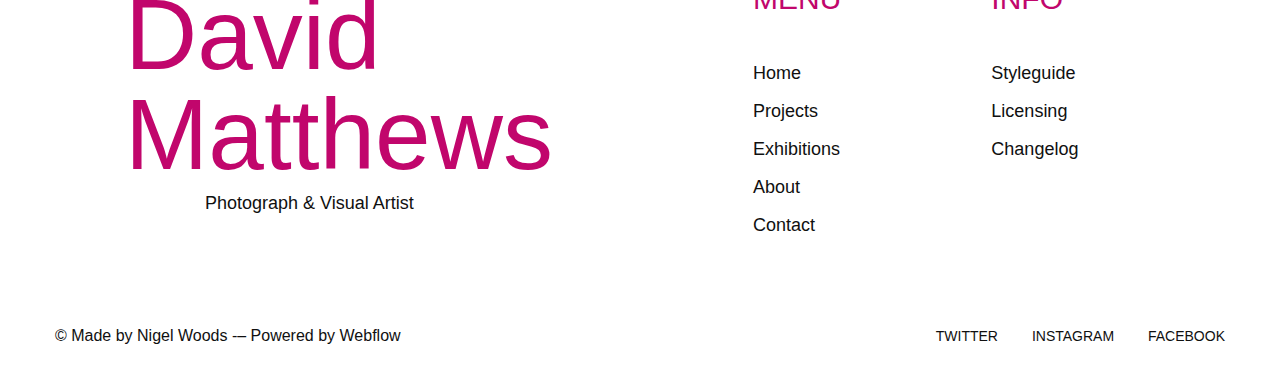
<file: projects.html>
<!DOCTYPE html>
<html lang="en"> 
    <head>
        <title>All Projects | David Matthews</title> 
        <link href="http://fonts.cdnfonts.com/css/clash-display" rel="stylesheet">
        <link rel="stylesheet" href="css/styles.min.css" type="text/css">
        <link rel="shortcut icon" href="images/icons/favicon.ico">
        <meta charset="utf-8">
        <meta http-equiv="X-UA-Compatible" content="IE=edge"> 
        <meta name="format-detection" content="telephone=no"> 
		<meta name="viewport" content="width=device-width,initial-scale=1.0,maximum-scale=1.0,user-scalable=0"> 
    </head>
<body>

	<div class="wrapper">

        <main class="main">

            <div class="pageloader hidden">
                <div class="pageloader__content">David <br>Matthews</div>
            </div>

            <header class="header">
                    <div class="header__wrapper">
                        <a href="index.html" class="header__logo logo">David Matthews</a>
                        <div class="header__hamburger-menu">
                            <span></span>
                        </div>
                        <div class="header__box">

                            <nav class="header__menu">
                                <ul class="header__list">
                                    <li class="header__list-item">
                                        <a href="index.html" class="header__link">
                                            <span class="header__counter">01</span>
                                            <span class="header__word">HOME</span>    
                                        </a>
                                    </li>
                                    <li class="header__list-item">
                                        <a href="#" class="header__link header__link--active">
                                            <span class="header__counter">02</span>
                                            <span class="header__word">PROJECTS</span>
                                            </a>
                                    </li>
                                    <li class="header__list-item">
                                        <a href="#" class="header__link">
                                            <span class="header__counter">03</span>
                                            <span class="header__word">EXHIBITIONS</span>
                                            </a>
                                    </li>
                                    <li class="header__list-item">
                                        <a href="#" class="header__link">
                                            <span class="header__counter">04</span>
                                            <span class="header__word">ABOUT</span>
                                            </a>
                                    </li>
                                    <li class="header__list-item">
                                        <a href="#" class="header__link">
                                            <span class="header__counter">05</span>
                                            <span class="header__word">CONTACT</span>
                                            </a>
                                    </li>
                                </ul>
                                <div class="header__bottom">
                                    <div class="header__copyright">© Made by Nigel Woods -– Powered by Webflow</div>
                                    <div class="header__social">
                                        <a href="#" class="header__social-link">Twitter</a>
                                        <a href="#" class="header__social-link">Instagram</a>
                                        <a href="#" class="header__social-link">Facebook</a>
                                    </div>
                                </div>
                            </nav>

                            

                        </div>
                    </div>
            </header>


            <div class="projects-title">
                <div class="container">
                    <div class="projects-title__wrapper">
                        <div class="projects-title__text">
                            <div class="projects-title__big-title">Projects</div>
                            <div class="projects-title__sub-text">Lorem ipsum dolor sit amet, consectetur adipiscing elit, sed do
                                eiusmod tempor incididunt.</div>
                        </div>
                        <a href="#" class="projects-title__button circle-button">
                            <span class="circle-button__content">get in touch</span>
                        </a>
                    </div>
                </div>
            </div>

            <div class="projects">
                <div class="container">
                    <div class="projects__wrapper">

                        <div class="projects__row">
                            <div class="projects__row-column">
                                <div class="work__card work__card--projects-1">
                                    <div class="work__card-sup-text">
                                        <span>Dancing in</span>
                                        <span>Black & <span>White</span></span>
                                    </div>
                                    <div class="work__card-pic">
                                        <img src="images/content/hero-pic.jpg" alt="">
                                    </div>
                                    <div class="work__card-sub-text">
                                        <span>New York</span>
                                        <span>October 2021</span>
                                    </div>
                                </div>
                            </div>
                            <div class="projects__row-column">
                                <div class="work__card work__card--projects-2">
                                    <div class="work__card-sup-text">
                                        <span>Style & <span>Fashion</span></span>
                                    </div>
                                    <div class="work__card-pic">
                                        <img src="images/content/work2.jpg" alt="">
                                    </div>
                                    <div class="work__card-sub-text">
                                        <span>New York</span>
                                        <span>October 2021</span>
                                    </div>
                                </div>
                                <div class="work__card work__card--projects-3">
                                    <div class="work__card-sup-text">
                                        <span>Week <span>Fashion</span></span>
                                    </div>
                                    <div class="work__card-pic">
                                        <img src="images/content/work3.jpg" alt="">
                                    </div>
                                    <div class="work__card-sub-text">
                                        <span>New York</span>
                                        <span>October 2021</span>
                                    </div>
                                </div>
                            </div>
                        </div>

                            <div class="work__card work__card--projects-4">
                                <div class="work__card-sup-text">
                                    <span>One <span>Eye</span></span>
                                </div>
                                <div class="work__card-pic">
                                    <img src="images/content/work4.jpg" alt="">
                                </div>
                                <div class="work__card-sub-text">
                                    <span>New York</span>
                                    <span>October 2021</span>
                                </div>
                            </div>
                            <div class="work__card work__card--projects-5">
                                <div class="work__card-sup-text">
                                    <span>Be <span>Silent</span></span>
                                </div>
                                <div class="work__card-pic">
                                    <img src="images/content/photo1.jpg" alt="">
                                </div>
                                <div class="work__card-sub-text">
                                    <span>New York</span>
                                    <span>October 2021</span>
                                </div>
                            </div>
                            <div class="work__card work__card--projects-6">
                                <div class="work__card-sup-text">
                                    <span>Cigarette <span>& Tobacco</span></span>
                                </div>
                                <div class="work__card-pic">
                                    <img src="images/content/photo3.jpg" alt="">
                                </div>
                                <div class="work__card-sub-text">
                                    <span>New York</span>
                                    <span>October 2021</span>
                                </div>
                            </div>
                            <div class="work__card work__card--projects-7">
                                <div class="work__card-sup-text">
                                    <span>Wonderful <span>Body</span></span>
                                </div>
                                <div class="work__card-pic">
                                    <img src="images/content/photo2.jpg" alt="">
                                </div>
                                <div class="work__card-sub-text">
                                    <span>New York</span>
                                    <span>October 2021</span>
                                </div>
                            </div>
                    </div>
                </div>
            </div>


            <div class="together">
                <div class="container">
                    <div class="together__wrapper">
                        <a href="#" class="together__button circle-button">
                            <span class="circle-button__content">get in touch</span>
                        </a>
                        <div class="together__text">
                            let's work <span>together</span>
                        </div>
                    </div>
                </div>
            </div>
            
        </main>

        <footer class="footer">
            <div class="container">
                <div class="footer__wrapper">
                    <div class="footer__top">
                        <div class="footer__column">
                            <div class="footer__big-title">David Matthews</div>
                            <div class="footer__smaller-title">Photograph & Visual Artist</div>
                        </div>
                        <div class="footer__column">
                            <div class="footer__column-title">Menu</div>
                            <ul class="footer__list">
                                <li class="footer__item">
                                    <a href="#" class="footer__link">Home</a>
                                </li>
                                <li class="footer__item">
                                    <a href="#" class="footer__link">Projects</a>
                                </li>
                                <li class="footer__item">
                                    <a href="#" class="footer__link">Exhibitions</a>
                                </li>
                                <li class="footer__item">
                                    <a href="#" class="footer__link">About</a>
                                </li>
                                <li class="footer__item">
                                    <a href="#" class="footer__link">Contact</a>
                                </li>
                            </ul>
                        </div>
                        <div class="footer__column">
                            <div class="footer__column-title">Info</div>
                            <ul class="footer__list">
                                <li class="footer__item">
                                    <a href="#" class="footer__link">Styleguide</a>
                                </li>
                                <li class="footer__item">
                                    <a href="#" class="footer__link">Licensing</a>
                                </li>
                                <li class="footer__item">
                                    <a href="#" class="footer__link">Changelog</a>
                                </li>
                            </ul>
                        </div>
                    </div>
                    <div class="footer__bottom">
                        <div class="footer__copyright">© Made by Nigel Woods -– Powered by Webflow</div>
                        <div class="footer__social">
                            <a href="#" class="footer__social-link">Twitter</a>
                            <a href="#" class="footer__social-link">Instagram</a>
                            <a href="#" class="footer__social-link">Facebook</a>
                        </div>
                    </div>
                </div>
            </div>
        </footer>


	</div>


    

<script src="js/main.min.js"></script>

</body>
 </html>
</file>
<file: css/styles.min.css>
@import"http://fonts.cdnfonts.com/css/clash-display";*{margin:0;padding:0;border:0}*,*:before,*:after{-webkit-box-sizing:border-box;box-sizing:border-box}:focus,:active{outline:none}a:focus,a:active{outline:none}aside,nav,footer,header,section{display:block}html,body{height:100%;width:100%;margin:0;padding:0;min-width:320px;position:relative;color:#101010}body{font-size:100%;line-height:1;font-size:18px;font-family:"Clash Display","Helvetica Neue",Helvetica,Arial,sans-serif;-ms-text-size-adjust:100%;-moz-text-size-adjust:100%;-webkit-text-size-adjust:100%}body.lock{overflow:hidden}@media(max-width: 767.98px){body.lock{width:100%;position:fixed;overflow:hidden}}input,button,textarea{font-family:"Clash Display","Helvetica Neue",Helvetica,Arial,sans-serif}input::-ms-clear{display:none}button{cursor:pointer}button::-moz-focus-inner{padding:0;border:0}a{color:inherit}a,a:visited{text-decoration:none}a:hover{text-decoration:none}ul li{list-style:none}img{vertical-align:top}h1,h2,h3,h4,h5,h6{font-weight:inherit;font-size:inherit}.wrapper{width:100%;min-height:100%;overflow:hidden;display:-webkit-box;display:-ms-flexbox;display:flex;-webkit-box-orient:vertical;-webkit-box-direction:normal;-ms-flex-direction:column;flex-direction:column;position:relative}.main{-webkit-box-flex:1;-ms-flex:1 0 auto;flex:1 0 auto}.footer{-webkit-box-flex:0;-ms-flex:0 0 auto;flex:0 0 auto}.container{max-width:1400px;margin:0 auto;width:100%}@media(max-width: 1412px){.container{max-width:1170px}}@media(max-width: 1182px){.container{max-width:970px}}@media(max-width: 992.98px){.container{max-width:750px}}@media(max-width: 767.98px){.container{max-width:none;padding:0 10px}}.button{display:inline-block;font-family:inherit;color:inherit;font-size:inherit;-webkit-transition:.3s ease 0s;-o-transition:.3s ease 0s;transition:.3s ease 0s}.button:hover{opacity:.7}input::-webkit-input-placeholder, textarea::-webkit-input-placeholder{font-family:inherit;font-size:inherit;color:inherit}input::-moz-placeholder, textarea::-moz-placeholder{font-family:inherit;font-size:inherit;color:inherit}input:-ms-input-placeholder, textarea:-ms-input-placeholder{font-family:inherit;font-size:inherit;color:inherit}input::-ms-input-placeholder, textarea::-ms-input-placeholder{font-family:inherit;font-size:inherit;color:inherit}input::placeholder,textarea::placeholder{font-family:inherit;font-size:inherit;color:inherit}input:focus::-webkit-input-placeholder, textarea:focus::-webkit-input-placeholder{color:rgba(0,0,0,0)}input:focus::-moz-placeholder, textarea:focus::-moz-placeholder{color:rgba(0,0,0,0)}input:focus:-ms-input-placeholder, textarea:focus:-ms-input-placeholder{color:rgba(0,0,0,0)}input:focus::-ms-input-placeholder, textarea:focus::-ms-input-placeholder{color:rgba(0,0,0,0)}input:focus::placeholder,textarea:focus::placeholder{color:rgba(0,0,0,0)}input,textarea{display:block;width:100%;font-family:inherit;font-size:inherit;color:inherit}textarea{resize:none}.logo{display:inline-block;font-size:24px;text-transform:uppercase;-webkit-transition:all .3s;-o-transition:all .3s;transition:all .3s}.logo:hover{opacity:.5}.circle-button{display:inline-block;border-radius:50%;background-color:#c1066c;color:#fff;display:-webkit-box;display:-ms-flexbox;display:flex;-webkit-box-pack:center;-ms-flex-pack:center;justify-content:center;-webkit-box-align:center;-ms-flex-align:center;align-items:center;text-transform:uppercase;-webkit-transition:all .3s;-o-transition:all .3s;transition:all .3s;position:relative;border:1px solid #c1066c}.circle-button:after{content:"";position:absolute;z-index:-1;top:-10px;left:10px;border:1px solid #c1066c;border-radius:50%;width:160px;height:160px}@media(max-width: 420px){.circle-button:after{width:110px;top:-7px;height:110px}}.circle-button__content{max-width:77px;margin:0 auto;text-align:center;line-height:1.25}.circle-button:hover{background-color:#fff;color:#c1066c}.hidden{display:none}.pageloader.hidden{display:none}.pageloader{position:absolute;z-index:10;width:100%;height:100vh;background-color:#fff;display:-webkit-box;display:-ms-flexbox;display:flex;-webkit-box-pack:center;-ms-flex-pack:center;justify-content:center;-webkit-box-align:center;-ms-flex-align:center;align-items:center}.pageloader__content{font-size:30px;text-align:center;color:#c1066c;text-transform:uppercase}.big-title{font-size:100px;text-transform:uppercase}.big-title span{text-transform:capitalize;color:#c1066c}@media(max-width: 992.98px){.big-title{font-size:75px}}@media(max-width: 767.98px){.big-title{font-size:45px}}@media(max-width: 479.98px){.big-title{font-size:22px}}.header{padding:49px 40px;position:relative}.header:after{content:"";position:absolute;z-index:3;top:0;left:0;background-color:#fff;width:100%;height:100%}.header.active{position:relative}.header.active:before{content:"";position:absolute;z-index:5;top:-43px;right:-34px;border-radius:50%;border:1px solid #c1066c;width:200px;height:200px;pointer-events:none}@media(max-width: 479.98px){.header.active:before{top:-86px;right:-96px}}.header__wrapper{display:-webkit-box;display:-ms-flexbox;display:flex;-webkit-box-pack:justify;-ms-flex-pack:justify;justify-content:space-between;-ms-flex-wrap:wrap;flex-wrap:wrap}.header__logo{position:relative;z-index:4}@media(max-width: 479.98px){.header__logo{font-size:22px}}.header__box{width:100%}.header__menu{display:-webkit-box;display:-ms-flexbox;display:flex;-webkit-box-orient:vertical;-webkit-box-direction:normal;-ms-flex-direction:column;flex-direction:column;-webkit-box-pack:justify;-ms-flex-pack:justify;justify-content:space-between}.header__link{text-transform:uppercase;font-size:100px;display:-webkit-inline-box;display:-ms-inline-flexbox;display:inline-flex;-webkit-box-align:center;-ms-flex-align:center;align-items:center;font-weight:400}.header__link:hover .header__word{border-color:#101010}@media(max-height: 1079.9px){.header__link{font-size:70px}}@media(max-width: 992.98px){.header__link{font-size:70px}}@media(max-width: 767.98px){.header__link{font-size:50px}}@media(max-width: 479.98px){.header__link{font-size:35px}}.header__link--active{color:#c1066c}.header__link--active:hover .header__word{border-color:rgba(0,0,0,0)}.header__word{-webkit-transition:all .3s;-o-transition:all .3s;transition:all .3s;border-bottom:3px solid rgba(0,0,0,0)}.header__counter{color:#c1066c;font-size:30px;font-weight:normal;margin-right:50px}@media(max-width: 767.98px){.header__counter{font-size:20px;margin-right:35px}}@media(max-width: 479.98px){.header__counter{font-size:20px;margin-right:20px}}.header__bottom{display:-webkit-box;display:-ms-flexbox;display:flex;-webkit-box-pack:justify;-ms-flex-pack:justify;justify-content:space-between;-webkit-box-align:center;-ms-flex-align:center;align-items:center;padding:0 40px 34px}@media(max-width: 992.98px){.header__bottom{padding:0 20px 20px}}@media(max-width: 767.98px){.header__bottom{-webkit-box-orient:vertical;-webkit-box-direction:reverse;-ms-flex-direction:column-reverse;flex-direction:column-reverse}}@media(max-width: 479.98px){.header__bottom{padding:0 5px 10px}}.header__copyright{font-size:16px}@media(max-width: 479.98px){.header__copyright{font-size:12px}}.header__social{font-size:14px;text-transform:uppercase}@media(max-width: 767.98px){.header__social{margin-bottom:30px}}.header__social-link{margin-left:30px}.header__social-link:hover{text-decoration:underline}@media(max-width: 767.98px){.header__social-link:first-child{margin-left:0}}@media(max-width: 479.98px){.header__social-link{margin-left:20px;font-size:13px}}@media(max-width: 479.98px){.header{padding:30px 10px}}.header--mod .header__go-back{display:inline-block;position:relative;z-index:4;padding-left:44px}.header--mod .header__go-back:hover{text-decoration:underline}.header--mod .header__go-back:after{content:"";position:absolute;top:0;left:0;background:url("../images/icons/arrowright.svg") 0 0 no-repeat;background-size:contain;-webkit-transform:rotate(180deg);-ms-transform:rotate(180deg);transform:rotate(180deg);width:32px;height:15px}@media(max-width: 767.98px){.header--mod .header__wrapper{-ms-flex-wrap:wrap;flex-wrap:wrap}.header--mod .header__wrapper .header__logo{-webkit-box-ordinal-group:2;-ms-flex-order:1;order:1}.header--mod .header__wrapper .header__go-back{margin-top:20px;-webkit-box-ordinal-group:4;-ms-flex-order:3;order:3;width:100%}.header--mod .header__wrapper .header__hamburger-menu{-webkit-box-ordinal-group:3;-ms-flex-order:2;order:2}}@media(max-width: 767.98px){.header--mod .header__menu{padding:160px 10px 20px 10px}}.footer{margin:0 0 48px}.footer__wrapper{padding-top:95px;border-top:1px solid gray}.footer__top{display:-webkit-box;display:-ms-flexbox;display:flex;-webkit-box-align:start;-ms-flex-align:start;align-items:start;-webkit-column-gap:300px;-moz-column-gap:300px;column-gap:300px;margin-bottom:94px}@media(max-width: 1412px){.footer__top{-webkit-column-gap:150px;-moz-column-gap:150px;column-gap:150px}}@media(max-width: 992.98px){.footer__top{-webkit-column-gap:110px;-moz-column-gap:110px;column-gap:110px}}@media(max-width: 767.98px){.footer__top{-ms-flex-wrap:wrap;flex-wrap:wrap}}@media(max-width: 767.98px){.footer__column:first-child{width:100%;margin-bottom:50px}}.footer__big-title{color:#c1066c;font-size:100px;max-width:478px;margin-left:70px;margin-bottom:10px}@media(max-width: 1182px){.footer__big-title{margin-left:0}}@media(max-width: 992.98px){.footer__big-title{font-size:70px}}@media(max-width: 767.98px){.footer__big-title{max-width:100%;font-size:57px}}.footer__smaller-title{margin-left:150px}@media(max-width: 1182px){.footer__smaller-title{margin:0}}.footer__column-title{color:#c1066c;font-size:30px;margin-bottom:50px;text-transform:uppercase}.footer__item+.footer__item{margin-top:20px}.footer__link:hover{text-decoration:underline}.footer__bottom{display:-webkit-box;display:-ms-flexbox;display:flex;-webkit-box-pack:justify;-ms-flex-pack:justify;justify-content:space-between;-webkit-box-align:center;-ms-flex-align:center;align-items:center}@media(max-width: 767.98px){.footer__bottom{-webkit-box-orient:vertical;-webkit-box-direction:reverse;-ms-flex-direction:column-reverse;flex-direction:column-reverse}}.footer__copyright{font-size:16px}@media(max-width: 479.98px){.footer__copyright{font-size:13px}}.footer__social{font-size:14px}@media(max-width: 767.98px){.footer__social{margin-bottom:30px}}.footer__social-link{text-transform:uppercase;margin-left:30px}.footer__social-link:hover{text-decoration:underline}@media(max-width: 767.98px){.footer__social-link:first-child{margin-left:0}}.hero{margin-bottom:160px}.hero__wrapper{display:-webkit-box;display:-ms-flexbox;display:flex;-webkit-box-pack:justify;-ms-flex-pack:justify;justify-content:space-between}@media(max-width: 992.98px){.hero__wrapper{-webkit-box-orient:vertical;-webkit-box-direction:normal;-ms-flex-direction:column;flex-direction:column}}.hero__column:last-child{display:-webkit-box;display:-ms-flexbox;display:flex;-webkit-box-orient:vertical;-webkit-box-direction:normal;-ms-flex-direction:column;flex-direction:column}.hero__big-title{color:#c1066c;font-size:200px;line-height:.9;max-width:945px;position:absolute;top:185px;z-index:1;margin-bottom:10px}@media(max-width: 1412px){.hero__big-title{font-size:169px;top:199px}}@media(max-width: 1182px){.hero__big-title{font-size:133px}}@media(max-width: 992.98px){.hero__big-title{position:static;margin-bottom:30px}}@media(max-width: 767.98px){.hero__big-title{font-size:95px;margin-bottom:20px}}@media(max-width: 479.98px){.hero__big-title{font-size:60px}}.hero__smaller-title{text-transform:uppercase;font-size:60px;margin-left:180px;position:absolute;top:550px;z-index:1}.hero__smaller-title span{display:block}.hero__smaller-title span:last-child{margin-left:75px;margin-top:10px}@media(max-width: 479.98px){.hero__smaller-title span:last-child{margin-left:20px}}@media(max-width: 1412px){.hero__smaller-title{margin-left:100px;top:530px}}@media(max-width: 1182px){.hero__smaller-title{font-size:40px;top:460px}}@media(max-width: 992.98px){.hero__smaller-title{position:static;margin-bottom:80px}}@media(max-width: 767.98px){.hero__smaller-title{font-size:30px;margin-bottom:40px}}@media(max-width: 479.98px){.hero__smaller-title{margin-left:0;font-size:20px}}.hero__author-block{margin-top:737px;position:relative}@media(max-width: 1182px){.hero__author-block{margin-top:555px}}@media(max-width: 992.98px){.hero__author-block{margin-top:0;margin-bottom:80px;display:-webkit-box;display:-ms-flexbox;display:flex;-webkit-box-align:center;-ms-flex-align:center;align-items:center}}@media(max-width: 767.98px){.hero__author-block{margin-bottom:40px}}@media(max-width: 992.98px){.hero__author{margin-right:80px}}@media(max-width: 767.98px){.hero__author{margin-right:40px}}@media(max-width: 420px){.hero__author{margin-right:30px}}.hero__author-pic{max-width:180px;margin-bottom:18px}.hero__author-pic img{max-width:100%}@media(max-width: 479.98px){.hero__author-pic{max-width:140px}}.hero__author-name{font-size:16px}.hero__button{width:140px;height:140px;position:absolute;bottom:-40px;right:-90px}@media(max-width: 992.98px){.hero__button{position:relative;bottom:0;right:0}}@media(max-width: 420px){.hero__button{min-width:100px;min-height:100px;height:100px;width:100px}}.hero__pic{max-width:752px}.hero__pic img{max-width:100%}@media(max-width: 1182px){.hero__pic{max-width:600px}}@media(max-width: 992.98px){.hero__pic{max-width:100%}}.hero__scroll-down{display:-webkit-inline-box;display:-ms-inline-flexbox;display:inline-flex;margin-left:auto;margin-right:100px;justify-self:end}.hero__scroll-icon{-webkit-transform:translateY(-75px);-ms-transform:translateY(-75px);transform:translateY(-75px);position:relative;z-index:-1;margin-right:21px}.hero__scroll-text{max-width:110px;line-height:1.5;-webkit-transform:translateY(15px);-ms-transform:translateY(15px);transform:translateY(15px)}.together{margin-bottom:230px}@media(max-width: 479.98px){.together{margin-bottom:100px}}.together__wrapper{display:-webkit-box;display:-ms-flexbox;display:flex;-webkit-box-pack:justify;-ms-flex-pack:justify;justify-content:space-between;max-width:888px;margin:0 auto}@media(max-width: 992.98px){.together__wrapper{-webkit-box-orient:vertical;-webkit-box-direction:reverse;-ms-flex-direction:column-reverse;flex-direction:column-reverse}}.together__button{min-width:200px;height:200px;margin-right:100px}.together__button .circle-button__content{font-size:24px}@media(max-width: 992.98px){.together__button{max-width:200px;margin-left:auto;margin-top:20px}}.together .circle-button:after{content:"";width:220px;height:220px}.together__text{font-size:100px;text-transform:uppercase}.together__text span{color:#c1066c;text-transform:capitalize}@media(max-width: 767.98px){.together__text{font-size:77px}}@media(max-width: 479.98px){.together__text{font-size:50px}}.services{margin-bottom:224px}.services__wrapper{max-width:1055px;display:-webkit-box;display:-ms-flexbox;display:flex;margin-left:245px}@media(max-width: 1182px){.services__wrapper{margin-left:80px}}@media(max-width: 992.98px){.services__wrapper{margin-left:0}}@media(max-width: 767.98px){.services__wrapper{-webkit-box-orient:vertical;-webkit-box-direction:normal;-ms-flex-direction:column;flex-direction:column}}.services__title{margin-right:163px;font-size:16px;position:relative}.services__title:after{content:"";position:absolute;top:7px;left:-26px;background-color:#101010;width:15px;height:1px}@media(max-width: 767.98px){.services__title:after{left:80px}}@media(max-width: 1182px){.services__title{margin-right:130px}}@media(max-width: 767.98px){.services__title{margin-bottom:80px}}.services__block{display:-webkit-box;display:-ms-flexbox;display:flex;padding-bottom:50px;border-bottom:1px solid gray;margin-bottom:50px}.services__block:last-child{padding-bottom:0;margin-bottom:0;border-bottom:none}.services__block-counter{color:#c1066c;margin-right:80px}@media(max-width: 767.98px){.services__block-counter{margin-right:40px}}@media(max-width: 479.98px){.services__block-counter{margin-right:20px}}.services__block-title{font-size:30px;text-transform:uppercase;margin-bottom:20px}@media(max-width: 479.98px){.services__block-title{font-size:25px}}.services__block-text{line-height:1.5}@media(max-width: 479.98px){.services__block-text{font-size:14px}}.work{margin-bottom:224px}.work__top{display:-webkit-box;display:-ms-flexbox;display:flex;-webkit-box-pack:justify;-ms-flex-pack:justify;justify-content:space-between;-webkit-box-align:center;-ms-flex-align:center;align-items:center;margin-bottom:128px}@media(max-width: 479.98px){.work__top{margin-bottom:80px}}.work__button{padding-right:42px;position:relative}.work__button:hover{text-decoration:underline}.work__button:after{content:"";position:absolute;top:0;right:0;background:url("../images/icons/arrowright.svg") 0 0 no-repeat;background-size:contain;width:30px;height:14px}@media(max-width: 479.98px){.work__button{font-size:14px}}.work__items{display:-webkit-box;display:-ms-flexbox;display:flex;-webkit-box-pack:justify;-ms-flex-pack:justify;justify-content:space-between;-ms-flex-wrap:wrap;flex-wrap:wrap}@media(max-width: 1182px){.work__items{-webkit-box-pack:center;-ms-flex-pack:center;justify-content:center}}.work__card--1{margin-bottom:128px}.work__card--1 .work__card-pic{max-width:700px}@media(max-width: 1182px){.work__card--1{margin-bottom:50px}}.work__card--3{margin-left:145px}@media(max-width: 992.98px){.work__card--3{margin-left:0;margin-top:50px}}.work__card--4{margin-right:100px;margin-top:-300px}@media(max-width: 1412px){.work__card--4{margin-right:0}}@media(max-width: 1182px){.work__card--4{margin-top:50px}}.work__card-sup-text{text-transform:uppercase;font-size:30px;margin-bottom:12px}.work__card-sup-text span{line-height:1.25;display:block}.work__card-sup-text span:last-child span{display:inline-block;text-transform:capitalize;color:#c1066c}.work__card-pic img{max-width:100%;width:100%;height:100%;-o-object-fit:cover;object-fit:cover}.work__card-sub-text{margin-top:12px;font-size:16px}.work__card-sub-text span{display:block;line-height:1.25}.exhibit{margin-bottom:224px}@media(max-width: 479.98px){.exhibit{margin-bottom:100px}}.exhibit__top{display:-webkit-box;display:-ms-flexbox;display:flex;-webkit-box-pack:justify;-ms-flex-pack:justify;justify-content:space-between;-webkit-box-align:center;-ms-flex-align:center;align-items:center;margin-bottom:100px}@media(max-width: 479.98px){.exhibit__top{margin-bottom:50px}}.exhibit__top-link{padding-right:42px;position:relative}.exhibit__top-link:hover{text-decoration:underline}.exhibit__top-link:after{content:"";position:absolute;top:0;right:0;background:url("../images/icons/arrowright.svg") 0 0 no-repeat;background-size:contain;width:30px;height:14px}@media(max-width: 479.98px){.exhibit__top-link{font-size:14px}}.exhibit__item{display:-webkit-box;display:-ms-flexbox;display:flex;-webkit-box-align:center;-ms-flex-align:center;align-items:center;padding-bottom:50px;margin-bottom:50px;border-bottom:1px solid #101010}.exhibit__item:last-child{padding-bottom:0;margin-bottom:0;border-bottom:none}@media(max-width: 767.98px){.exhibit__item{-webkit-box-orient:vertical;-webkit-box-direction:normal;-ms-flex-direction:column;flex-direction:column}}.exhibit__item-pic{max-width:230px;min-width:230px;margin-right:48px}.exhibit__item-pic img{max-width:100%}@media(max-width: 992.98px){.exhibit__item-pic{max-width:150px;min-width:150px}.exhibit__item-pic img{max-width:100%;height:200px;-o-object-fit:cover;object-fit:cover}}@media(max-width: 767.98px){.exhibit__item-pic{max-width:none;width:100%;margin:0 10px 30px}.exhibit__item-pic img{width:100%;height:250px;-o-object-fit:cover;object-fit:cover;-o-object-position:top;object-position:top}}.exhibit__item-body{width:100%;display:-webkit-box;display:-ms-flexbox;display:flex;-webkit-box-align:center;-ms-flex-align:center;align-items:center;-webkit-box-pack:justify;-ms-flex-pack:justify;justify-content:space-between}@media(max-width: 767.98px){.exhibit__item-body{-webkit-box-orient:vertical;-webkit-box-direction:normal;-ms-flex-direction:column;flex-direction:column;-webkit-box-align:start;-ms-flex-align:start;align-items:start}}.exhibit__item-info{width:690px}@media(max-width: 1412px){.exhibit__item-info{width:550px}}@media(max-width: 1182px){.exhibit__item-info{width:320px}}@media(max-width: 992.98px){.exhibit__item-info{width:250px}}@media(max-width: 767.98px){.exhibit__item-info{width:100%;margin-bottom:20px}}.exhibit__item-where{font-size:16px;margin-bottom:20px}.exhibit__item-title{text-transform:uppercase;font-size:40px;margin-bottom:20px}.exhibit__item-title span{color:#c1066c;text-transform:capitalize}@media(max-width: 1182px){.exhibit__item-title{line-height:1.25}}@media(max-width: 992.98px){.exhibit__item-title{font-size:30px}}.exhibit__item-text{font-size:16px;line-height:1.5}@media(max-width: 992.98px){.exhibit__item-text{font-size:14px}}.exhibit__item-buy{color:#c1066c;position:relative;padding-right:28px}.exhibit__item-buy:hover{text-decoration:underline}.exhibit__item-buy:after{content:"";position:absolute;top:-1px;right:0;background:url("../images/icons/arrowup.svg") 0 0 no-repeat;background-size:contain;width:20px;height:20px}@media(max-width: 767.98px){.exhibit__item-buy{margin-bottom:20px}}.exhibit__item-date{text-align:right;color:#c1066c;font-size:30px}.exhibit__item-date span{display:block;margin-top:5px;font-size:100px}@media(max-width: 767.98px){.exhibit__item-date{display:-webkit-box;display:-ms-flexbox;display:flex;-webkit-box-align:center;-ms-flex-align:center;align-items:center}.exhibit__item-date span{font-size:30px;margin-left:10px;margin-top:0}}.clients{margin-bottom:229px}.clients__wrapper{display:-webkit-box;display:-ms-flexbox;display:flex;-webkit-box-pack:justify;-ms-flex-pack:justify;justify-content:space-between}@media(max-width: 1412px){.clients__wrapper{-webkit-column-gap:40px;-moz-column-gap:40px;column-gap:40px}}@media(max-width: 1182px){.clients__wrapper{-webkit-column-gap:80px;-moz-column-gap:80px;column-gap:80px}}@media(max-width: 992.98px){.clients__wrapper{-webkit-column-gap:0;-moz-column-gap:0;column-gap:0;-webkit-box-orient:vertical;-webkit-box-direction:normal;-ms-flex-direction:column;flex-direction:column}}.clients__body{width:480px}@media(max-width: 992.98px){.clients__body{width:100%;margin-bottom:80px}}@media(max-width: 479.98px){.clients__body{margin-bottom:40px}}.clients__title{font-size:70px;text-transform:uppercase;margin-bottom:16px;line-height:1.05}.clients__title span{text-transform:capitalize;color:#c1066c}@media(max-width: 1182px){.clients__title{font-size:60px}}@media(max-width: 479.98px){.clients__title{font-size:45px}}.clients__text{font-size:30px;text-transform:uppercase;line-height:1.25;margin-bottom:48px}.clients__text span{color:#c1066c}@media(max-width: 1182px){.clients__text{font-size:25px}}@media(max-width: 992.98px){.clients__text{margin-bottom:20px}}@media(max-width: 479.98px){.clients__text{font-size:20px}}.clients__button{display:inline-block;width:202px;height:54px;line-height:54px;text-align:center;border-radius:100px;text-transform:capitalize;color:#c1066c;border:1px solid #c1066c;-webkit-transition:all .3s;-o-transition:all .3s;transition:all .3s}.clients__button:hover{background-color:#c1066c;color:#fff}.clients__button:hover span:last-child svg path{stroke:#fff}.clients__button svg path{-webkit-transition:all .3s;-o-transition:all .3s;transition:all .3s}.clients__button span:last-child{position:relative;top:2px;right:-5px}.clients__items{width:700px}@media(max-width: 992.98px){.clients__items{width:100%}}.clients__item{display:-webkit-box;display:-ms-flexbox;display:flex;padding-bottom:96px;margin-bottom:96px;border-bottom:1px solid gray}.clients__item:last-child{margin-bottom:0;padding-bottom:0;border-bottom:none}@media(max-width: 992.98px){.clients__item{padding-bottom:48px;margin-bottom:48px}}@media(max-width: 479.98px){.clients__item{-webkit-box-orient:vertical;-webkit-box-direction:normal;-ms-flex-direction:column;flex-direction:column}}.clients__item-pic{margin-right:50px;max-width:120px;min-width:120px}.clients__item-pic img{max-width:100%}@media(max-width: 767.98px){.clients__item-pic{margin-right:25px}}@media(max-width: 479.98px){.clients__item-pic{max-width:150px;margin-bottom:24px}.clients__item-pic img{width:150px;height:120px;-o-object-fit:cover;object-fit:cover}}.clients__item-title{display:-webkit-box;display:-ms-flexbox;display:flex;margin-bottom:24px}.clients__item-icon{margin-right:30px}@media(max-width: 479.98px){.clients__item-icon{display:none}}.clients__item-title-text{font-size:30px;line-height:1.05}@media(max-width: 479.98px){.clients__item-title-text{font-size:20px}}.clients__item-text{font-size:16px;line-height:1.5}.clients__item-text p+p{margin-top:30px}@media(max-width: 479.98px){.clients__item-text{line-height:1.25}.clients__item-text p+p{margin-top:15px}}.projects-title{margin-top:50px;margin-bottom:170px}.projects-title__wrapper{display:-webkit-box;display:-ms-flexbox;display:flex}@media(max-width: 479.98px){.projects-title__wrapper{-webkit-box-orient:vertical;-webkit-box-direction:normal;-ms-flex-direction:column;flex-direction:column}}.projects-title__text{margin-right:110px}@media(max-width: 992.98px){.projects-title__text{margin-right:50px}}.projects-title__big-title{font-size:200px;color:#c1066c;margin-bottom:30px}@media(max-width: 1182px){.projects-title__big-title{font-size:150px}}@media(max-width: 992.98px){.projects-title__big-title{font-size:100px}}@media(max-width: 767.98px){.projects-title__big-title{font-size:60px}}@media(max-width: 479.98px){.projects-title__big-title{font-size:75px}}.projects-title__sub-text{max-width:600px;font-size:22px;line-height:1.5}@media(max-width: 992.98px){.projects-title__sub-text{font-size:19px}}@media(max-width: 767.98px){.projects-title__sub-text{font-size:16px}}.projects-title__button{font-size:24px;width:200px;min-width:200px;height:200px}@media(max-width: 767.98px){.projects-title__button{min-width:150px;width:150px;height:150px;-ms-flex-item-align:center;align-self:center;margin-top:40px}}.projects-title .circle-button:after{width:220px;height:220px}@media(max-width: 767.98px){.projects-title .circle-button:after{width:170px;height:170px;right:10px;left:auto}}.projects{margin-bottom:285px}@media(max-width: 992.98px){.projects{margin-bottom:180px}.projects .work__card{margin-bottom:50px}}.projects__row{display:-webkit-box;display:-ms-flexbox;display:flex;margin-bottom:210px}@media(max-width: 992.98px){.projects__row{-webkit-box-orient:vertical;-webkit-box-direction:normal;-ms-flex-direction:column;flex-direction:column}}@media(max-width: 992.98px){.projects__row{margin-bottom:50px;max-width:100%;width:100%}.projects__row .projects__row-column{max-width:100%;width:100%}}.projects__wrapper{display:-webkit-box;display:-ms-flexbox;display:flex;-ms-flex-wrap:wrap;flex-wrap:wrap}.projects__wrapper .work__card--projects-1{margin-top:180px;margin-right:143px}@media(max-width: 1412px){.projects__wrapper .work__card--projects-1{margin-top:100px;margin-right:100px}}@media(max-width: 992.98px){.projects__wrapper .work__card--projects-1{margin-top:0;margin-right:0}}.projects__wrapper .work__card--projects-2{margin-bottom:183px}@media(max-width: 1182px){.projects__wrapper .work__card--projects-2{margin-bottom:100px}}@media(max-width: 992.98px){.projects__wrapper .work__card--projects-2{margin-bottom:50px}}.projects__wrapper .work__card--projects-1 .work__card-pic,.projects__wrapper .work__card--projects-5 .work__card-pic,.projects__wrapper .work__card--projects-6 .work__card-pic{max-width:700px;width:700px}@media(max-width: 1182px){.projects__wrapper .work__card--projects-1 .work__card-pic,.projects__wrapper .work__card--projects-5 .work__card-pic,.projects__wrapper .work__card--projects-6 .work__card-pic{max-width:500px;width:500px}}@media(max-width: 992.98px){.projects__wrapper .work__card--projects-1 .work__card-pic,.projects__wrapper .work__card--projects-5 .work__card-pic,.projects__wrapper .work__card--projects-6 .work__card-pic{max-width:100%;width:100%}.projects__wrapper .work__card--projects-1 .work__card-pic .work__card-pic,.projects__wrapper .work__card--projects-5 .work__card-pic .work__card-pic,.projects__wrapper .work__card--projects-6 .work__card-pic .work__card-pic{max-width:100%;width:100%}}.projects__wrapper .work__card--projects-2 .work__card-pic,.projects__wrapper .work__card--projects-3 .work__card-pic,.projects__wrapper .work__card--projects-4 .work__card-pic,.projects__wrapper .work__card--projects-7 .work__card-pic{max-width:410px}@media(max-width: 992.98px){.projects__wrapper .work__card--projects-2{max-width:100%;width:100%}.projects__wrapper .work__card--projects-2 .work__card-pic{max-width:100%;width:100%}}@media(max-width: 992.98px){.projects__wrapper .work__card--projects-3{margin-bottom:0px;max-width:100%;width:100%}.projects__wrapper .work__card--projects-3 .work__card-pic{max-width:100%;width:100%}}.projects__wrapper .work__card--projects-4{margin-left:144px;margin-right:144px}@media(max-width: 1412px){.projects__wrapper .work__card--projects-4{margin-right:150px;margin-left:0;margin-top:-150px}}@media(max-width: 1182px){.projects__wrapper .work__card--projects-4{margin-right:60px}}@media(max-width: 992.98px){.projects__wrapper .work__card--projects-4{margin-right:0;margin-top:0;margin-bottom:50px;max-width:100%;width:100%}.projects__wrapper .work__card--projects-4 .work__card-pic{max-width:100%;width:100%}}.projects__wrapper .work__card--projects-5{margin-bottom:234px}@media(max-width: 1412px){.projects__wrapper .work__card--projects-5 .work__card-pic{max-width:600px;width:600px}}@media(max-width: 1182px){.projects__wrapper .work__card--projects-5 .work__card-pic{max-width:500px;width:500px}}@media(max-width: 992.98px){.projects__wrapper .work__card--projects-5{margin-bottom:50px;max-width:100%;width:100%}.projects__wrapper .work__card--projects-5 .work__card-pic{max-width:100%;width:100%}}.projects__wrapper .work__card--projects-6{margin-right:143px}@media(max-width: 1412px){.projects__wrapper .work__card--projects-6 .work__card-pic{max-width:600px;width:600px}}@media(max-width: 1182px){.projects__wrapper .work__card--projects-6{margin-right:60px}.projects__wrapper .work__card--projects-6 .work__card-pic{max-width:500px;width:500px}}@media(max-width: 992.98px){.projects__wrapper .work__card--projects-6{margin-right:0;max-width:100%;width:100%}.projects__wrapper .work__card--projects-6 .work__card-pic{max-width:100%;width:100%}}@media(max-width: 992.98px){.projects__wrapper .work__card--projects-7{max-width:100%;width:100%}.projects__wrapper .work__card--projects-7 .work__card-pic{max-width:100%;width:100%}}.project-top{margin-top:120px;margin-bottom:440px}.project-top__wrapper{position:relative}.project-top__pic{max-width:700px;margin:0 auto}.project-top__pic img{max-width:100%}.project-top__title{font-size:200px;color:#c1066c;text-align:center;position:absolute;bottom:-290px;left:0}@media(max-width: 1412px){.project-top__title{font-size:160px;bottom:-234px}}@media(max-width: 1182px){.project-top__title{font-size:145px;bottom:-212px}}@media(max-width: 992.98px){.project-top__title{font-size:100px;position:static;margin-top:40px}}@media(max-width: 479.98px){.project-top__title{font-size:60px}}@media(max-width: 1182px){.project-top{margin-bottom:300px}}@media(max-width: 992.98px){.project-top{margin-top:60px;margin-bottom:50px}}@media(max-width: 767.98px){.project-top{margin-top:20px;margin-bottom:50px}}.project-info{margin-bottom:224px}@media(max-width: 479.98px){.project-info{margin-bottom:100px}}.project-info__wrapper{max-width:955px;margin-left:auto}.project-info__about{display:-webkit-box;display:-ms-flexbox;display:flex;margin-bottom:128px}.project-info__about .project-info__column:last-child{margin-left:150px;max-width:700px}.project-info__about .project-info__column:last-child p+p{margin-top:20px}@media(max-width: 992.98px){.project-info__about .project-info__column:last-child{margin-left:100px}}@media(max-width: 767.98px){.project-info__about .project-info__column:last-child{margin-left:0;max-width:100%}}@media(max-width: 767.98px){.project-info__about{-webkit-box-orient:vertical;-webkit-box-direction:normal;-ms-flex-direction:column;flex-direction:column;margin-bottom:60px}}.project-info__name{font-size:30px;text-transform:uppercase}@media(max-width: 767.98px){.project-info__name{margin-bottom:30px}}.project-info__details{display:-webkit-box;display:-ms-flexbox;display:flex}.project-info__details .project-info__column:last-child{margin-left:130px;max-width:700px;width:100%}@media(max-width: 992.98px){.project-info__details .project-info__column:last-child{margin-left:80px}}@media(max-width: 767.98px){.project-info__details .project-info__column:last-child{margin-left:0;max-width:100%}}@media(max-width: 767.98px){.project-info__details{-webkit-box-orient:vertical;-webkit-box-direction:normal;-ms-flex-direction:column;flex-direction:column}}.project-info__row{display:-webkit-box;display:-ms-flexbox;display:flex;-webkit-box-pack:justify;-ms-flex-pack:justify;justify-content:space-between;-webkit-box-align:center;-ms-flex-align:center;align-items:center;width:100%;padding-bottom:35px;margin-bottom:35px;border-bottom:1px solid gray}.project-info__row:last-child{padding-bottom:0;margin-bottom:0;border-bottom:none}.project-info__row-title{color:#c1066c;text-transform:uppercase}.project-photo{margin-bottom:224px}@media(max-width: 479.98px){.project-photo{margin-bottom:100px}}.project-photo__item{display:inline-block}.project-photo__item img{max-width:100%}.project-photo__item:nth-child(1){margin-right:146px;margin-bottom:175px}@media(max-width: 1412px){.project-photo__item:nth-child(1){max-width:610px}}@media(max-width: 1182px){.project-photo__item:nth-child(1){max-width:500px;margin-right:130px}}.project-photo__item:nth-child(2){-webkit-transform:translateY(170px);-ms-transform:translateY(170px);transform:translateY(170px)}@media(max-width: 1412px){.project-photo__item:nth-child(2){-webkit-transform:translateY(130px);-ms-transform:translateY(130px);transform:translateY(130px)}}@media(max-width: 1182px){.project-photo__item:nth-child(2){max-width:300px}}.project-photo__item:nth-child(3){margin-bottom:224px}.project-photo__item:nth-child(4){margin-left:125px;-webkit-transform:translateY(200px);-ms-transform:translateY(200px);transform:translateY(200px);margin-right:125px}@media(max-width: 1412px){.project-photo__item:nth-child(4){margin-left:0px}}@media(max-width: 1182px){.project-photo__item:nth-child(4){margin-right:65px;-webkit-transform:translateY(100px);-ms-transform:translateY(100px);transform:translateY(100px)}}@media(max-width: 1412px){.project-photo__item:nth-child(5){max-width:610px}}@media(max-width: 1182px){.project-photo__item:nth-child(5){max-width:500px}}@media(max-width: 992.98px){.project-photo__item:nth-child(1),.project-photo__item:nth-child(2),.project-photo__item:nth-child(3),.project-photo__item:nth-child(4),.project-photo__item:nth-child(5){max-width:100%;width:100%;margin:0 0 50px 0;-webkit-transform:translateY(0px);-ms-transform:translateY(0px);transform:translateY(0px);text-align:center}}.project-next{max-width:740px;margin:0 auto;margin-bottom:220px;text-align:center}@media(max-width: 479.98px){.project-next{margin-bottom:100px}}.project-next__wrapper{position:relative}.project-next__top{font-size:60px;text-transform:uppercase}@media(max-width: 767.98px){.project-next__top{margin-bottom:10px;font-size:40px}}@media(max-width: 479.98px){.project-next__top{font-size:30px}}.project-next__title{font-size:200px;color:#c1066c;text-align:center;position:absolute;top:80px;left:0;z-index:1}@media(max-width: 767.98px){.project-next__title{position:static;font-size:120px}}@media(max-width: 479.98px){.project-next__title{font-size:70px}}.project-next__pic{position:relative;z-index:-1;margin-top:330px;width:100%}.project-next__pic img{max-width:100%;width:100%;height:100%;-o-object-fit:cover;object-fit:cover}@media(max-width: 767.98px){.project-next__pic{margin-top:0}}.project-next__button{width:200px;height:200px;font-size:24px;position:absolute;bottom:-100px;left:35%}@media(max-width: 600px){.project-next__button{left:30%}}@media(max-width: 479.98px){.project-next__button{width:150px;position:relative;bottom:-40px;height:150px;font-size:20px}}@media(max-width: 400px){.project-next__button{left:25%}}.project-next .circle-button:after{width:220px;height:220px}@media(max-width: 479.98px){.project-next .circle-button:after{width:170px;height:170px}}.project-next .circle-button__content{z-index:1;max-width:none}.exhibitions-top{margin-bottom:195px}@media(max-width: 479.98px){.exhibitions-top{margin-bottom:100px}}.exhibitions-top__wrapper{text-align:center}.exhibitions-top__big-title{font-size:200px;color:#c1066c;margin-bottom:16px}@media(max-width: 1182px){.exhibitions-top__big-title{font-size:180px}}@media(max-width: 992.98px){.exhibitions-top__big-title{font-size:140px}}@media(max-width: 767.98px){.exhibitions-top__big-title{font-size:90px}}@media(max-width: 479.98px){.exhibitions-top__big-title{font-size:55px}}.exhibitions-top__text{font-size:22px;max-width:600px;margin:0 auto 93px;line-height:1.5}@media(max-width: 767.98px){.exhibitions-top__text{font-size:20px}}@media(max-width: 479.98px){.exhibitions-top__text{font-size:18px;margin-bottom:50px}}.exhibitions-top__scroll-down{display:-webkit-inline-box;display:-ms-inline-flexbox;display:inline-flex;-webkit-box-align:end;-ms-flex-align:end;align-items:flex-end}.exhibitions-top__scroll-icon{margin-right:21px}.exhibitions-top__scroll-text{font-size:16px;max-width:80px;line-height:1.5;margin-bottom:30px}.exhibitions--mod .exhibit__title{font-size:50px;text-transform:uppercase}.exhibitions--mod .exhibit__title span{text-transform:uppercase}@media(max-width: 767.98px){.exhibitions--mod .exhibit__title{font-size:40px}}@media(max-width: 479.98px){.exhibitions--mod .exhibit__title{font-size:27px}}.exhibitions--mod-1{margin-bottom:193px;position:relative}.exhibitions--mod-1:after{content:"";position:absolute;bottom:-96px;left:0;background-color:#ccc;width:100%;height:1px}@media(max-width: 767.98px){.exhibitions--mod .exhibit__item-no-ticket{margin-bottom:20px}}.exhibition-top{margin-top:50px;margin-bottom:100px}@media(max-width: 767.98px){.exhibition-top{margin-bottom:50px}}.exhibition-top__wrapper{text-align:center;position:relative}.exhibition-top__date{font-size:22px}@media(max-width: 479.98px){.exhibition-top__date{margin-bottom:20px}}.exhibition-top__title{font-size:200px;color:#c1066c;position:absolute;top:30px;left:0}@media(max-width: 1412px){.exhibition-top__title{font-size:190px}}@media(max-width: 1182px){.exhibition-top__title{font-size:160px}}@media(max-width: 992.98px){.exhibition-top__title{font-size:120px;position:static}}@media(max-width: 767.98px){.exhibition-top__title{font-size:75px}}@media(max-width: 479.98px){.exhibition-top__title{font-size:48px}}.exhibition-top__picture{margin-top:325px}.exhibition-top__picture img{max-width:100%}@media(max-width: 1182px){.exhibition-top__picture{margin-top:260px}}@media(max-width: 992.98px){.exhibition-top__picture{margin-top:30px}}.exhibition-info{margin-bottom:200px}@media(max-width: 479.98px){.exhibition-info{margin-bottom:100px}}.exhibition-info__wrapper{display:-webkit-box;display:-ms-flexbox;display:flex;max-width:1000px;margin:0 auto}@media(max-width: 767.98px){.exhibition-info__wrapper{-webkit-box-orient:vertical;-webkit-box-direction:normal;-ms-flex-direction:column;flex-direction:column}}.exhibition-info__button{display:inline-block;margin-right:184px;min-width:177px;height:54px;line-height:54px;text-align:center;border:1px solid #c1066c;border-radius:100px;color:#c1066c;text-transform:capitalize;-webkit-transition:all .3s;-o-transition:all .3s;transition:all .3s}.exhibition-info__button:hover{background-color:#c1066c;color:#fff}.exhibition-info__button:hover svg path{stroke:#fff}.exhibition-info__button span{position:relative;top:2px;right:-8px}.exhibition-info__button span svg path{-webkit-transition:all .3s;-o-transition:all .3s;transition:all .3s}@media(max-width: 992.98px){.exhibition-info__button{margin-right:70px}}@media(max-width: 767.98px){.exhibition-info__button{margin-right:0;margin-bottom:50px}}.exhibition-info__body{max-width:640px}@media(max-width: 767.98px){.exhibition-info__body{max-width:100%}}.exhibition-info__title{font-size:30px;text-transform:uppercase;margin-bottom:40px}.exhibition-info__text{line-height:1.5;margin-bottom:96px}.exhibition-info__text p+p{margin-top:30px}@media(max-width: 479.98px){.exhibition-info__text{margin-bottom:50px}}.exhibition-info__row{display:-webkit-box;display:-ms-flexbox;display:flex;-webkit-box-pack:justify;-ms-flex-pack:justify;justify-content:space-between;-webkit-box-align:center;-ms-flex-align:center;align-items:center;padding-bottom:32px;margin-bottom:32px;border-bottom:1px solid #ccc}@media(max-width: 767.98px){.exhibition-info__row{-webkit-column-gap:20px;-moz-column-gap:20px;column-gap:20px;-webkit-box-align:start;-ms-flex-align:start;align-items:start}}.exhibition-info__name{font-size:24px;color:#c1066c}@media(max-width: 992.98px){.exhibition-info__name{font-size:20px}}@media(max-width: 767.98px){.exhibition-info__name{line-height:1.25}}.exhibition-info__value{text-align:right;font-size:16px}.exhibition-info__value span{display:block;margin-bottom:10px}.exhibition-info__value a{color:#c1066c;padding-right:25px;position:relative}.exhibition-info__value a:hover{text-decoration:underline}.exhibition-info__value a:after{content:"";position:absolute;top:0;right:0;background:url("../images/icons/arrowup.svg") 0 0 no-repeat;background-size:contain;width:18px;height:18px}@media(max-width: 767.98px){.exhibition-info__value{line-height:1.25}}.about-top{margin-top:50px;margin-bottom:128px}.about-top__wrapper{display:-webkit-box;display:-ms-flexbox;display:flex;position:relative}@media(max-width: 992.98px){.about-top__wrapper{-webkit-box-orient:vertical;-webkit-box-direction:normal;-ms-flex-direction:column;flex-direction:column}}.about-top__pic{max-width:700px;min-width:700px;margin-right:60px}.about-top__pic img{max-width:100%}@media(max-width: 992.98px){.about-top__pic{max-width:100%;min-width:100%;margin-right:0}.about-top__pic img{width:100%;height:100%;-o-object-fit:cover;object-fit:cover}}.about-top__text{width:100%}.about-top__about{margin-top:160px;font-size:60px;text-transform:uppercase}@media(max-width: 992.98px){.about-top__about{margin-top:50px;margin-bottom:20px}}@media(max-width: 767.98px){.about-top__about{text-align:center;font-size:40px}}@media(max-width: 479.98px){.about-top__about{font-size:30px;margin-top:30px}}.about-top__name{font-size:200px;color:#c1066c;text-align:center;position:absolute;top:220px;left:490px}@media(max-width: 1470px){.about-top__name{left:450px;font-size:150px}}@media(max-width: 1182px){.about-top__name{left:265px;text-align:right}}@media(max-width: 992.98px){.about-top__name{position:static;text-align:center}}@media(max-width: 767.98px){.about-top__name{font-size:95px}}@media(max-width: 479.98px){.about-top__name{font-size:62px}}.about-info{margin-bottom:250px}.about-info__wrapper{margin-left:100px}@media(max-width: 1182px){.about-info__wrapper{margin-left:0}}.about-info__block{display:-webkit-box;display:-ms-flexbox;display:flex;margin-bottom:128px}@media(max-width: 992.98px){.about-info__block{-webkit-box-orient:vertical;-webkit-box-direction:normal;-ms-flex-direction:column;flex-direction:column;margin-bottom:100px}}.about-info__name{font-size:30px;text-transform:uppercase;width:300px;margin-right:104px}@media(max-width: 992.98px){.about-info__name{margin-right:0;margin-bottom:50px}}.about-info__body{max-width:743px;width:100%}.about-info__body p{line-height:1.5;font-size:18px}.about-info__body p+p{margin-top:30px}.about-info__row{display:-webkit-box;display:-ms-flexbox;display:flex;-webkit-box-pack:justify;-ms-flex-pack:justify;justify-content:space-between;width:100%;padding-bottom:20px;margin-bottom:20px;border-bottom:1px solid silver}.about-info__row:last-child{padding-bottom:0;margin-bottom:0;border-bottom:none}@media(max-width: 767.98px){.about-info__row{-webkit-column-gap:50px;-moz-column-gap:50px;column-gap:50px}}.about-info__row-name span{font-size:14px;margin-top:5px;display:block}@media(max-width: 767.98px){.about-info__row-name{line-height:1.25}}.about-info__row-value{color:#c1066c;text-transform:uppercase}@media(max-width: 767.98px){.about-info__row-value{line-height:1.25;text-align:right}}.header__hamburger-menu{display:block;cursor:pointer;position:relative;width:50px;height:23px;position:relative;z-index:4}.header__hamburger-menu:before,.header__hamburger-menu:after{content:""}.header__hamburger-menu:before,.header__hamburger-menu:after,.header__hamburger-menu span{background-color:#101010;position:absolute;width:100%;height:2px;left:0;-webkit-transition:all .2s ease 0s;-o-transition:all .2s ease 0s;transition:all .2s ease 0s}.header__hamburger-menu:before{top:0}.header__hamburger-menu:after{bottom:0}.header__hamburger-menu span{top:10px;width:70%;right:1px;left:auto}.header__hamburger-menu.active:before{-webkit-transform:rotate(45deg);-ms-transform:rotate(45deg);transform:rotate(45deg);top:10px}.header__hamburger-menu.active:after{-webkit-transform:rotate(-45deg);-ms-transform:rotate(-45deg);transform:rotate(-45deg);bottom:11px}.header__hamburger-menu.active span{-webkit-transform:scale(0);-ms-transform:scale(0);transform:scale(0)}.header__menu{position:fixed;z-index:2;top:-100%;left:0;width:100%;height:100%;background-color:#fff;padding:116px 10px 20px 10px;-webkit-transition:all .2s ease 0s;-o-transition:all .2s ease 0s;transition:all .2s ease 0s;overflow:auto}.header__menu.active{top:0}.header__list{display:block;text-align:center}.header__list-item{margin-bottom:40px}.header__list-item:last-child{margin-bottom:0}@media(max-width: 479.98px){.header__list-item{margin-bottom:25px}}body.lock{overflow:hidden}
</file>
